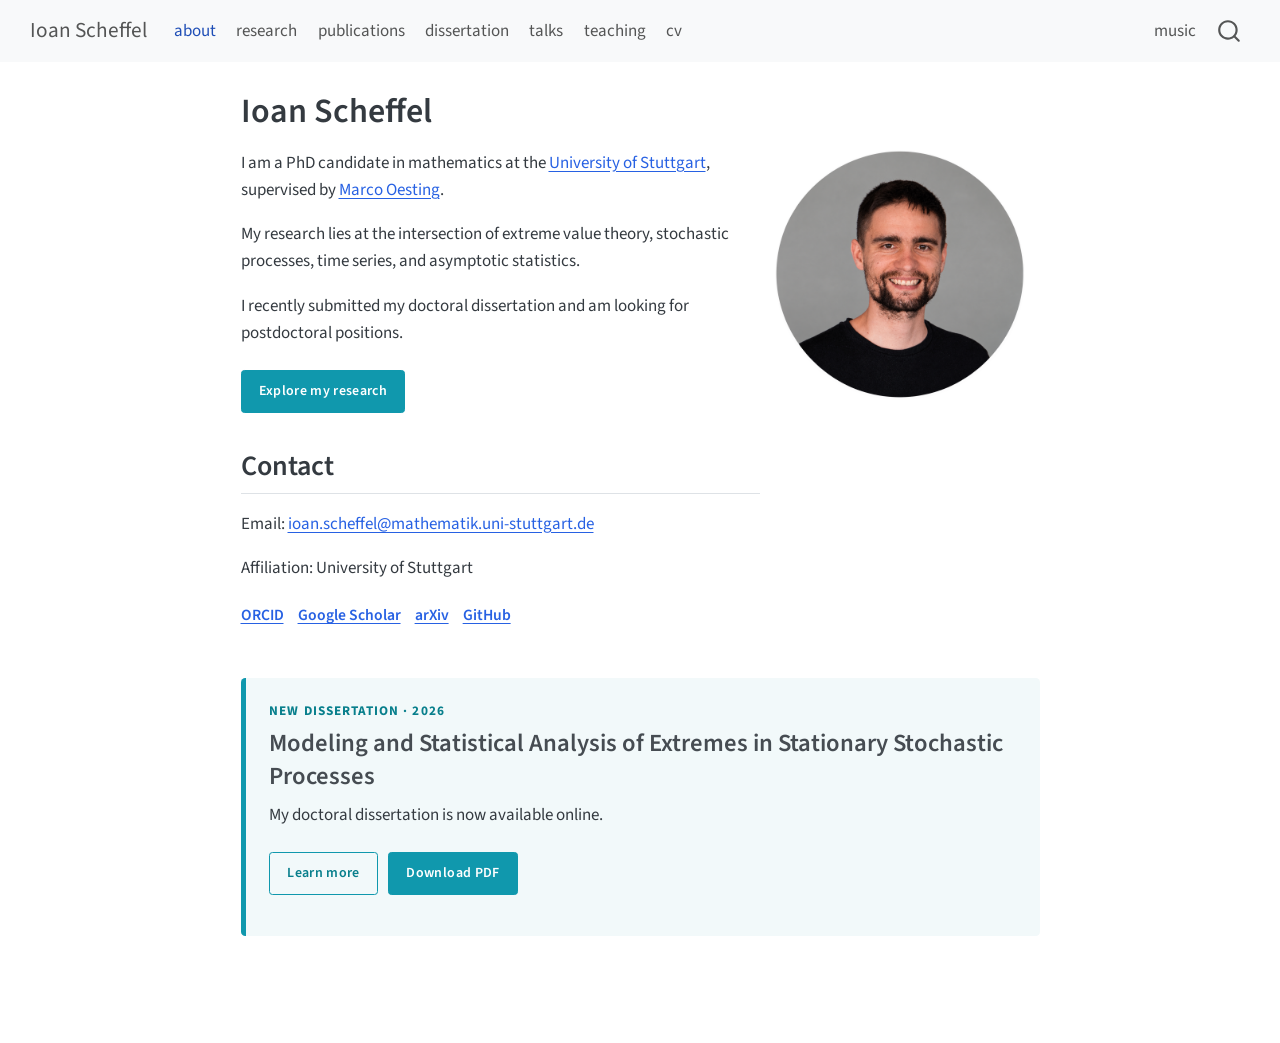
<file: docs/index.html>
<!DOCTYPE html>
<html xmlns="http://www.w3.org/1999/xhtml" lang="en" xml:lang="en"><head>

<meta charset="utf-8">
<meta name="generator" content="quarto-1.10.18">

<meta name="viewport" content="width=device-width, initial-scale=1.0, user-scalable=yes">


<title>Ioan Scheffel</title>
<style>
/* Default styles provided by pandoc.
** See https://pandoc.org/MANUAL.html#variables-for-html for config info.
*/
span.smallcaps{font-variant: small-caps;}
div.columns{display: flex; gap: 1.5em;}
div.column{flex: auto;}
@media screen {
div.columns{gap: min(4vw, 1.5em);}
div.column{overflow-x: auto;}
}
div.hanging-indent{margin-left: 1.5em; text-indent: -1.5em;}
ul.task-list{list-style: none;}
ul.task-list li input[type="checkbox"] {
  width: 0.8em;
  margin: 0 0.8em 0.2em -1em; /* quarto-specific, see https://github.com/quarto-dev/quarto-cli/issues/4556 */ 
  vertical-align: middle;
}
</style>


<script src="site_libs/quarto-nav/quarto-nav.js"></script>
<script src="site_libs/quarto-nav/headroom.min.js"></script>
<script src="site_libs/clipboard/clipboard.min.js"></script>
<script src="site_libs/quarto-search/autocomplete.umd.js"></script>
<script src="site_libs/quarto-search/fuse.min.js"></script>
<script src="site_libs/quarto-search/quarto-search.js"></script>
<meta name="quarto:offset" content="./">
<link href="./favicon.svg" rel="icon" type="image/svg+xml">
<script src="site_libs/quarto-html/quarto.js" type="module"></script>
<script src="site_libs/quarto-html/tabsets/tabsets.js" type="module"></script>
<script src="site_libs/quarto-html/popper.min.js"></script>
<script src="site_libs/quarto-html/tippy.umd.min.js"></script>
<script src="site_libs/quarto-html/anchor.min.js"></script>
<link href="site_libs/quarto-html/tippy.css" rel="stylesheet">
<link href="site_libs/quarto-html/quarto-syntax-highlighting-64a204ab8560d761af7679ceaba22944.css" rel="stylesheet" id="quarto-text-highlighting-styles">
<script src="site_libs/bootstrap/bootstrap.min.js"></script>
<link href="site_libs/bootstrap/bootstrap-icons.css" rel="stylesheet">
<link href="site_libs/bootstrap/bootstrap-61dcac9acd9b0d2df4007399b82c6173.min.css" rel="stylesheet" append-hash="true" id="quarto-bootstrap" data-mode="light">
<script id="quarto-search-options" type="application/json">{
  "location": "navbar",
  "copy-button": false,
  "collapse-after": 3,
  "panel-placement": "end",
  "type": "overlay",
  "limit": 50,
  "keyboard-shortcut": [
    "f",
    "/",
    "s"
  ],
  "show-item-context": false,
  "language": {
    "search-no-results-text": "No results",
    "search-matching-documents-text": "matching documents",
    "search-copy-link-title": "Copy link to search",
    "search-hide-matches-text": "Hide additional matches",
    "search-more-match-text": "more match in this document",
    "search-more-matches-text": "more matches in this document",
    "search-clear-button-title": "Clear",
    "search-text-placeholder": "",
    "search-detached-cancel-button-title": "Cancel",
    "search-submit-button-title": "Submit",
    "search-label": "Search"
  }
}</script>


<link rel="stylesheet" href="styles.css">
<meta property="og:title" content="Ioan Scheffel">
<meta property="og:image" content="https://scheffin.github.io/scheffel_neutral_background.png">
<meta property="og:site_name" content="Ioan Scheffel">
<meta property="og:image:height" content="1254">
<meta property="og:image:width" content="1254">
<meta name="twitter:title" content="Ioan Scheffel">
<meta name="twitter:image" content="https://scheffin.github.io/scheffel_neutral_background.png">
<meta name="twitter:image-height" content="1254">
<meta name="twitter:image-width" content="1254">
<meta name="twitter:card" content="summary_large_image">
</head>

<body class="nav-fixed fullcontent quarto-light">

<div id="quarto-search-results"></div>
  <header id="quarto-header" class="headroom fixed-top">
    <nav class="navbar navbar-expand-lg " data-bs-theme="dark">
      <div class="navbar-container container-fluid">
      <div class="navbar-brand-container mx-auto">
    <a class="navbar-brand" href="./index.html">
    <span class="navbar-title">Ioan Scheffel</span>
    </a>
  </div>
            <div id="quarto-search" class="" title="Search"></div>
          <button class="navbar-toggler" type="button" data-bs-toggle="collapse" data-bs-target="#navbarCollapse" aria-controls="navbarCollapse" role="menu" aria-expanded="false" aria-label="Toggle navigation" onclick="if (window.quartoToggleHeadroom) { window.quartoToggleHeadroom(); }">
  <span class="navbar-toggler-icon"></span>
</button>
          <div class="collapse navbar-collapse" id="navbarCollapse">
            <ul class="navbar-nav navbar-nav-scroll me-auto">
  <li class="nav-item">
    <a class="nav-link active" href="./index.html" aria-current="page"> 
<span class="menu-text">about</span></a>
  </li>  
  <li class="nav-item">
    <a class="nav-link" href="./research.html"> 
<span class="menu-text">research</span></a>
  </li>  
  <li class="nav-item">
    <a class="nav-link" href="./publications.html"> 
<span class="menu-text">publications</span></a>
  </li>  
  <li class="nav-item">
    <a class="nav-link" href="./dissertation.html"> 
<span class="menu-text">dissertation</span></a>
  </li>  
  <li class="nav-item">
    <a class="nav-link" href="./talks.html"> 
<span class="menu-text">talks</span></a>
  </li>  
  <li class="nav-item">
    <a class="nav-link" href="./teaching.html"> 
<span class="menu-text">teaching</span></a>
  </li>  
  <li class="nav-item">
    <a class="nav-link" href="./cv.html"> 
<span class="menu-text">cv</span></a>
  </li>  
</ul>
            <ul class="navbar-nav navbar-nav-scroll ms-auto">
  <li class="nav-item">
    <a class="nav-link" href="./music.html"> 
<span class="menu-text">music</span></a>
  </li>  
</ul>
          </div> <!-- /navcollapse -->
            <div class="quarto-navbar-tools">
</div>
      </div> <!-- /container-fluid -->
    </nav>
</header>
<!-- content -->
<div id="quarto-content" class="quarto-container page-columns page-rows-contents page-layout-article page-navbar">
<!-- sidebar -->
<!-- margin-sidebar -->
    
<!-- main -->
<main class="content" id="quarto-document-content">

<header id="title-block-header" class="quarto-title-block default">
<div class="quarto-title">
<h1 class="title">Ioan Scheffel</h1>
</div>



<div class="quarto-title-meta">

    
  
    
  </div>
  


</header>


<div class="columns v-center-container">
<div class="column" style="width:65%;">
<p>I am a PhD candidate in mathematics at the <a href="https://www.uni-stuttgart.de/">University of Stuttgart</a>, supervised by <a href="https://www.isa.uni-stuttgart.de/institut/team/Oesting/">Marco Oesting</a>.</p>
<p>My research lies at the intersection of extreme value theory, stochastic processes, time series, and asymptotic statistics.</p>
<p>I recently submitted my doctoral dissertation and am looking for postdoctoral positions.</p>
<p><a href="./research.html" class="dissertation-btn dissertation-btn-primary">Explore my research</a></p>
<section id="contact" class="level2">
<h2 class="anchored" data-anchor-id="contact">Contact</h2>
<p>Email: <a href="mailto:ioan.scheffel@mathematik.uni-stuttgart.de">ioan.scheffel@mathematik.uni-stuttgart.de</a></p>
<p>Affiliation: University of Stuttgart</p>
<p><a href="https://orcid.org/0009-0005-1605-3646" class="profile-link" target="_blank" rel="me noopener noreferrer">ORCID</a> <a href="https://scholar.google.com/scholar?q=%22Ioan+Scheffel%22" class="profile-link" target="_blank" rel="noopener noreferrer">Google Scholar</a> <a href="https://arxiv.org/search/?query=Ioan+Scheffel&amp;searchtype=author" class="profile-link" target="_blank" rel="noopener noreferrer">arXiv</a> <a href="https://github.com/scheffin" class="profile-link" target="_blank" rel="me noopener noreferrer">GitHub</a></p>
</section>
</div><div class="column" style="width:35%;">
<p><img src="scheffel_neutral_background.png" class="profile-photo img-fluid"></p>
</div>
</div>
<div class="dissertation-announcement">
<div class="dissertation-kicker">
<p>New dissertation · 2026</p>
</div>
<section id="modeling-and-statistical-analysis-of-extremes-in-stationary-stochastic-processes" class="level3">
<h3 class="anchored" data-anchor-id="modeling-and-statistical-analysis-of-extremes-in-stationary-stochastic-processes">Modeling and Statistical Analysis of Extremes in Stationary Stochastic Processes</h3>
<p>My doctoral dissertation is now available online.</p>
<p><a href="./dissertation.html" class="dissertation-btn">Learn more</a> <a href="theses/dissertation.pdf" class="dissertation-btn dissertation-btn-primary" download="Ioan_Scheffel_Dissertation_2026.pdf">Download PDF</a></p>
</section>
</div>



</main> <!-- /main -->
<script id="quarto-html-after-body" type="application/javascript">
  window.document.addEventListener("DOMContentLoaded", function (event) {
    const icon = "";
    const anchorJS = new window.AnchorJS();
    anchorJS.options = {
      placement: 'right',
      icon: icon
    };
    anchorJS.add('.anchored');
    const isCodeAnnotation = (el) => {
      for (const clz of el.classList) {
        if (clz.startsWith('code-annotation-')) {                     
          return true;
        }
      }
      return false;
    }
    const onCopySuccess = function(e) {
      // button target
      const button = e.trigger;
      // don't keep focus
      button.blur();
      // flash "checked"
      button.classList.add('code-copy-button-checked');
      var currentTitle = button.getAttribute("title");
      button.setAttribute("title", "Copied!");
      let tooltip;
      if (window.bootstrap) {
        button.setAttribute("data-bs-toggle", "tooltip");
        button.setAttribute("data-bs-placement", "left");
        button.setAttribute("data-bs-title", "Copied!");
        tooltip = new bootstrap.Tooltip(button, 
          { trigger: "manual", 
            customClass: "code-copy-button-tooltip",
            offset: [0, -8]});
        tooltip.show();    
      }
      setTimeout(function() {
        if (tooltip) {
          tooltip.hide();
          button.removeAttribute("data-bs-title");
          button.removeAttribute("data-bs-toggle");
          button.removeAttribute("data-bs-placement");
        }
        button.setAttribute("title", currentTitle);
        button.classList.remove('code-copy-button-checked');
      }, 1000);
      // clear code selection
      e.clearSelection();
    }
    const getTextToCopy = function(trigger) {
      const outerScaffold = trigger.parentElement.cloneNode(true);
      const codeEl = outerScaffold.querySelector('code');
      for (const childEl of codeEl.children) {
        if (isCodeAnnotation(childEl)) {
          childEl.remove();
        }
      }
      return codeEl.innerText;
    }
    const clipboard = new window.ClipboardJS('.code-copy-button:not([data-in-quarto-modal])', {
      text: getTextToCopy
    });
    clipboard.on('success', onCopySuccess);
    if (window.document.getElementById('quarto-embedded-source-code-modal')) {
      const clipboardModal = new window.ClipboardJS('.code-copy-button[data-in-quarto-modal]', {
        text: getTextToCopy,
        container: window.document.getElementById('quarto-embedded-source-code-modal')
      });
      clipboardModal.on('success', onCopySuccess);
    }
      var localhostRegex = new RegExp(/^(?:http|https):\/\/localhost\:?[0-9]*\//);
      var mailtoRegex = new RegExp(/^mailto:/);
        var filterRegex = new RegExp("https:\/\/scheffin\.github\.io");
      var isInternal = (href) => {
          return filterRegex.test(href) || localhostRegex.test(href) || mailtoRegex.test(href);
      }
      // Inspect non-navigation links and adorn them if external
     var links = window.document.querySelectorAll('a[href]:not(.nav-link):not(.navbar-brand):not(.toc-action):not(.sidebar-link):not(.sidebar-item-toggle):not(.pagination-link):not(.no-external):not([aria-hidden]):not(.dropdown-item):not(.quarto-navigation-tool):not(.about-link)');
      for (var i=0; i<links.length; i++) {
        const link = links[i];
        if (!isInternal(link.href)) {
          // undo the damage that might have been done by quarto-nav.js in the case of
          // links that we want to consider external
          if (link.dataset.originalHref !== undefined) {
            link.href = link.dataset.originalHref;
          }
        }
      }
    function tippyHover(el, contentFn, onTriggerFn, onUntriggerFn) {
      const config = {
        allowHTML: true,
        maxWidth: 500,
        delay: 100,
        arrow: false,
        appendTo: function(el) {
            return el.parentElement;
        },
        interactive: true,
        interactiveBorder: 10,
        theme: 'quarto',
        placement: 'bottom-start',
      };
      if (contentFn) {
        config.content = contentFn;
      }
      if (onTriggerFn) {
        config.onTrigger = onTriggerFn;
      }
      if (onUntriggerFn) {
        config.onUntrigger = onUntriggerFn;
      }
      window.tippy(el, config); 
    }
    const noterefs = window.document.querySelectorAll('a[role="doc-noteref"]');
    for (var i=0; i<noterefs.length; i++) {
      const ref = noterefs[i];
      tippyHover(ref, function() {
        // use id or data attribute instead here
        let href = ref.getAttribute('data-footnote-href') || ref.getAttribute('href');
        try { href = new URL(href).hash; } catch {}
        const id = href.replace(/^#\/?/, "");
        const note = window.document.getElementById(id);
        if (note) {
          return note.innerHTML;
        } else {
          return "";
        }
      });
    }
    const xrefs = window.document.querySelectorAll('a.quarto-xref');
    const processXRef = (id, note) => {
      // Strip column container classes
      const stripColumnClz = (el) => {
        el.classList.remove("page-full", "page-columns");
        if (el.children) {
          for (const child of el.children) {
            stripColumnClz(child);
          }
        }
      }
      stripColumnClz(note)
      if (id === null || id.startsWith('sec-')) {
        // Special case sections, only their first couple elements
        const container = document.createElement("div");
        if (note.children && note.children.length > 2) {
          container.appendChild(note.children[0].cloneNode(true));
          for (let i = 1; i < note.children.length; i++) {
            const child = note.children[i];
            if (child.tagName === "P" && child.innerText === "") {
              continue;
            } else {
              container.appendChild(child.cloneNode(true));
              break;
            }
          }
          if (window.Quarto?.typesetMath) {
            window.Quarto.typesetMath(container);
          }
          return container.innerHTML
        } else {
          if (window.Quarto?.typesetMath) {
            window.Quarto.typesetMath(note);
          }
          return note.innerHTML;
        }
      } else {
        // Remove any anchor links if they are present
        const anchorLink = note.querySelector('a.anchorjs-link');
        if (anchorLink) {
          anchorLink.remove();
        }
        if (window.Quarto?.typesetMath) {
          window.Quarto.typesetMath(note);
        }
        if (note.classList.contains("callout")) {
          return note.outerHTML;
        } else {
          return note.innerHTML;
        }
      }
    }
    for (var i=0; i<xrefs.length; i++) {
      const xref = xrefs[i];
      tippyHover(xref, undefined, function(instance) {
        instance.disable();
        let url = xref.getAttribute('href');
        let hash = undefined; 
        if (url.startsWith('#')) {
          hash = url;
        } else {
          try { hash = new URL(url).hash; } catch {}
        }
        if (hash) {
          const id = hash.replace(/^#\/?/, "");
          const note = window.document.getElementById(id);
          if (note !== null) {
            try {
              const html = processXRef(id, note.cloneNode(true));
              instance.setContent(html);
            } finally {
              instance.enable();
              instance.show();
            }
          } else {
            // See if we can fetch this
            fetch(url.split('#')[0])
            .then(res => res.text())
            .then(html => {
              const parser = new DOMParser();
              const htmlDoc = parser.parseFromString(html, "text/html");
              const note = htmlDoc.getElementById(id);
              if (note !== null) {
                const html = processXRef(id, note);
                instance.setContent(html);
              } 
            }).finally(() => {
              instance.enable();
              instance.show();
            });
          }
        } else {
          // See if we can fetch a full url (with no hash to target)
          // This is a special case and we should probably do some content thinning / targeting
          fetch(url)
          .then(res => res.text())
          .then(html => {
            const parser = new DOMParser();
            const htmlDoc = parser.parseFromString(html, "text/html");
            const note = htmlDoc.querySelector('main.content');
            if (note !== null) {
              // This should only happen for chapter cross references
              // (since there is no id in the URL)
              // remove the first header
              if (note.children.length > 0 && note.children[0].tagName === "HEADER") {
                note.children[0].remove();
              }
              const html = processXRef(null, note);
              instance.setContent(html);
            } 
          }).finally(() => {
            instance.enable();
            instance.show();
          });
        }
      }, function(instance) {
      });
    }
        let selectedAnnoteEl;
        const selectorForAnnotation = ( cell, annotation) => {
          let cellAttr = 'data-code-cell="' + cell + '"';
          let lineAttr = 'data-code-annotation="' +  annotation + '"';
          const selector = 'span[' + cellAttr + '][' + lineAttr + ']';
          return selector;
        }
        const selectCodeLines = (annoteEl) => {
          const doc = window.document;
          const targetCell = annoteEl.getAttribute("data-target-cell");
          const targetAnnotation = annoteEl.getAttribute("data-target-annotation");
          const annoteSpan = window.document.querySelector(selectorForAnnotation(targetCell, targetAnnotation));
          const lines = annoteSpan.getAttribute("data-code-lines").split(",");
          const lineIds = lines.map((line) => {
            return targetCell + "-" + line;
          })
          let top = null;
          let height = null;
          let parent = null;
          if (lineIds.length > 0) {
              //compute the position of the single el (top and bottom and make a div)
              const el = window.document.getElementById(lineIds[0]);
              top = el.offsetTop;
              height = el.offsetHeight;
              parent = el.parentElement.parentElement;
            if (lineIds.length > 1) {
              const lastEl = window.document.getElementById(lineIds[lineIds.length - 1]);
              const bottom = lastEl.offsetTop + lastEl.offsetHeight;
              height = bottom - top;
            }
            if (top !== null && height !== null && parent !== null) {
              // cook up a div (if necessary) and position it 
              let div = window.document.getElementById("code-annotation-line-highlight");
              if (div === null) {
                div = window.document.createElement("div");
                div.setAttribute("id", "code-annotation-line-highlight");
                div.style.position = 'absolute';
                parent.appendChild(div);
              }
              div.style.top = top - 2 + "px";
              div.style.height = height + 4 + "px";
              div.style.left = 0;
              let gutterDiv = window.document.getElementById("code-annotation-line-highlight-gutter");
              if (gutterDiv === null) {
                gutterDiv = window.document.createElement("div");
                gutterDiv.setAttribute("id", "code-annotation-line-highlight-gutter");
                gutterDiv.style.position = 'absolute';
                const codeCell = window.document.getElementById(targetCell);
                const gutter = codeCell.querySelector('.code-annotation-gutter');
                gutter.appendChild(gutterDiv);
              }
              gutterDiv.style.top = top - 2 + "px";
              gutterDiv.style.height = height + 4 + "px";
            }
            selectedAnnoteEl = annoteEl;
          }
        };
        const unselectCodeLines = () => {
          const elementsIds = ["code-annotation-line-highlight", "code-annotation-line-highlight-gutter"];
          elementsIds.forEach((elId) => {
            const div = window.document.getElementById(elId);
            if (div) {
              div.remove();
            }
          });
          selectedAnnoteEl = undefined;
        };
          // Handle positioning of the toggle
      window.addEventListener(
        "resize",
        throttle(() => {
          elRect = undefined;
          if (selectedAnnoteEl) {
            selectCodeLines(selectedAnnoteEl);
          }
        }, 10)
      );
      function throttle(fn, ms) {
      let throttle = false;
      let timer;
        return (...args) => {
          if(!throttle) { // first call gets through
              fn.apply(this, args);
              throttle = true;
          } else { // all the others get throttled
              if(timer) clearTimeout(timer); // cancel #2
              timer = setTimeout(() => {
                fn.apply(this, args);
                timer = throttle = false;
              }, ms);
          }
        };
      }
        // Attach click handler to the DT
        const annoteDls = window.document.querySelectorAll('dt[data-target-cell]');
        for (const annoteDlNode of annoteDls) {
          annoteDlNode.addEventListener('click', (event) => {
            const clickedEl = event.target;
            if (clickedEl !== selectedAnnoteEl) {
              unselectCodeLines();
              const activeEl = window.document.querySelector('dt[data-target-cell].code-annotation-active');
              if (activeEl) {
                activeEl.classList.remove('code-annotation-active');
              }
              selectCodeLines(clickedEl);
              clickedEl.classList.add('code-annotation-active');
            } else {
              // Unselect the line
              unselectCodeLines();
              clickedEl.classList.remove('code-annotation-active');
            }
          });
        }
    const findCites = (el) => {
      const parentEl = el.parentElement;
      if (parentEl) {
        const cites = parentEl.dataset.cites;
        if (cites) {
          return {
            el,
            cites: cites.split(' ')
          };
        } else {
          return findCites(el.parentElement)
        }
      } else {
        return undefined;
      }
    };
    var bibliorefs = window.document.querySelectorAll('a[role="doc-biblioref"]');
    for (var i=0; i<bibliorefs.length; i++) {
      const ref = bibliorefs[i];
      const citeInfo = findCites(ref);
      if (citeInfo) {
        tippyHover(citeInfo.el, function() {
          var popup = window.document.createElement('div');
          citeInfo.cites.forEach(function(cite) {
            var citeDiv = window.document.createElement('div');
            citeDiv.classList.add('hanging-indent');
            citeDiv.classList.add('csl-entry');
            var biblioDiv = window.document.getElementById('ref-' + cite);
            if (biblioDiv) {
              citeDiv.innerHTML = biblioDiv.innerHTML;
            }
            popup.appendChild(citeDiv);
          });
          return popup.innerHTML;
        });
      }
    }
  });
  </script>
</div> <!-- /content -->




</body></html>
</file>
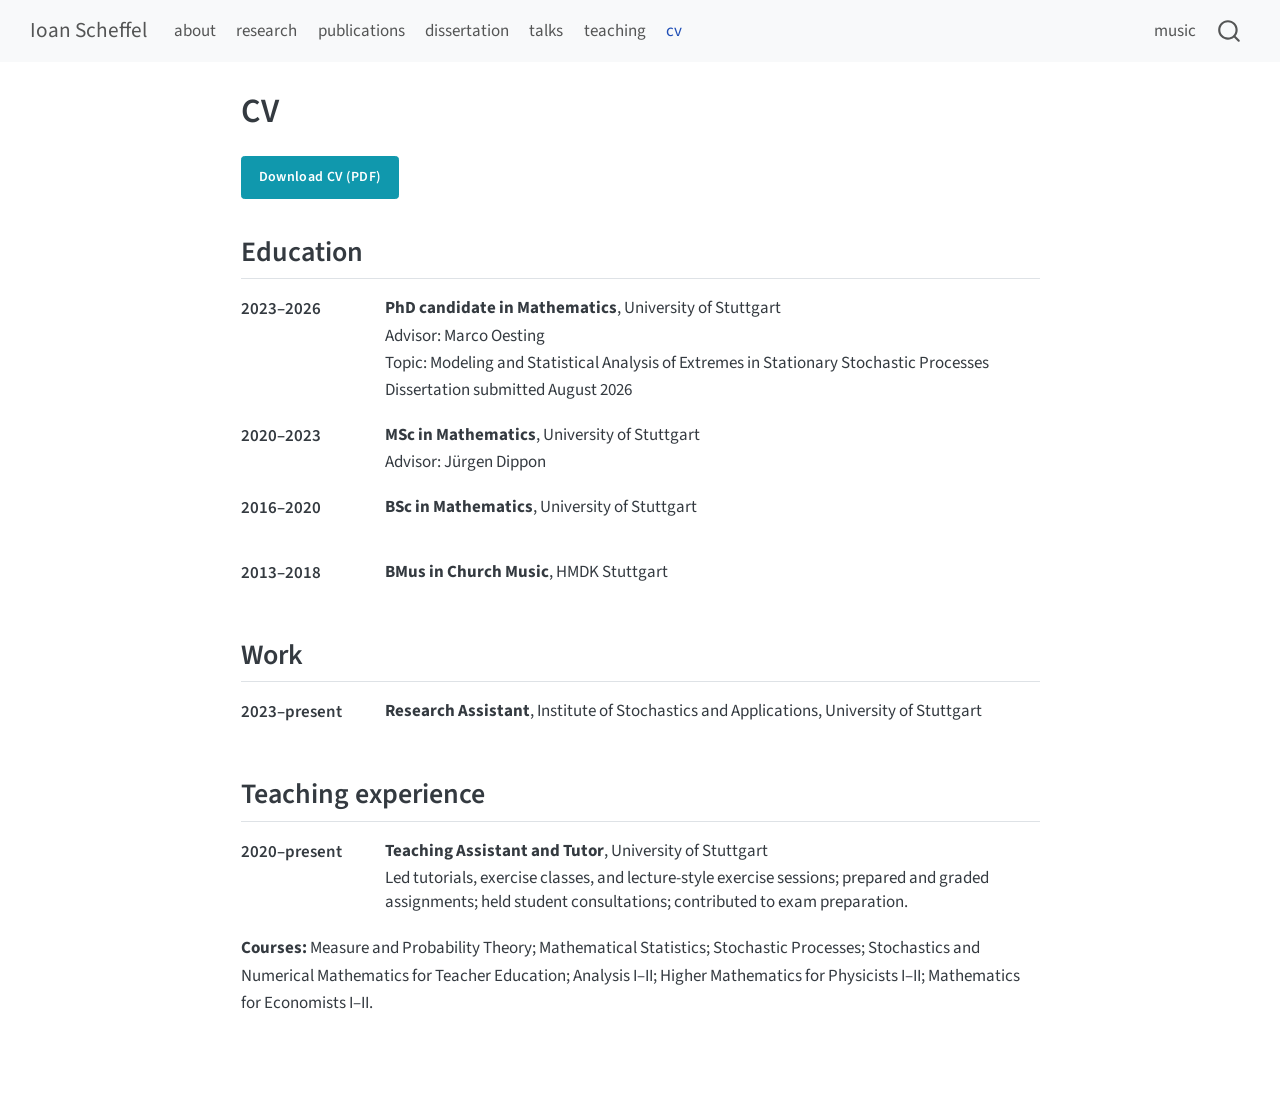
<file: docs/cv.html>
<!DOCTYPE html>
<html xmlns="http://www.w3.org/1999/xhtml" lang="en" xml:lang="en"><head>

<meta charset="utf-8">
<meta name="generator" content="quarto-1.10.18">

<meta name="viewport" content="width=device-width, initial-scale=1.0, user-scalable=yes">


<title>CV – Ioan Scheffel</title>
<style>
/* Default styles provided by pandoc.
** See https://pandoc.org/MANUAL.html#variables-for-html for config info.
*/
span.smallcaps{font-variant: small-caps;}
div.columns{display: flex; gap: 1.5em;}
div.column{flex: auto;}
@media screen {
div.columns{gap: min(4vw, 1.5em);}
div.column{overflow-x: auto;}
}
div.hanging-indent{margin-left: 1.5em; text-indent: -1.5em;}
ul.task-list{list-style: none;}
ul.task-list li input[type="checkbox"] {
  width: 0.8em;
  margin: 0 0.8em 0.2em -1em; /* quarto-specific, see https://github.com/quarto-dev/quarto-cli/issues/4556 */ 
  vertical-align: middle;
}
</style>


<script src="site_libs/quarto-nav/quarto-nav.js"></script>
<script src="site_libs/quarto-nav/headroom.min.js"></script>
<script src="site_libs/clipboard/clipboard.min.js"></script>
<script src="site_libs/quarto-search/autocomplete.umd.js"></script>
<script src="site_libs/quarto-search/fuse.min.js"></script>
<script src="site_libs/quarto-search/quarto-search.js"></script>
<meta name="quarto:offset" content="./">
<link href="./favicon.svg" rel="icon" type="image/svg+xml">
<script src="site_libs/quarto-html/quarto.js" type="module"></script>
<script src="site_libs/quarto-html/tabsets/tabsets.js" type="module"></script>
<script src="site_libs/quarto-html/popper.min.js"></script>
<script src="site_libs/quarto-html/tippy.umd.min.js"></script>
<script src="site_libs/quarto-html/anchor.min.js"></script>
<link href="site_libs/quarto-html/tippy.css" rel="stylesheet">
<link href="site_libs/quarto-html/quarto-syntax-highlighting-64a204ab8560d761af7679ceaba22944.css" rel="stylesheet" id="quarto-text-highlighting-styles">
<script src="site_libs/bootstrap/bootstrap.min.js"></script>
<link href="site_libs/bootstrap/bootstrap-icons.css" rel="stylesheet">
<link href="site_libs/bootstrap/bootstrap-61dcac9acd9b0d2df4007399b82c6173.min.css" rel="stylesheet" append-hash="true" id="quarto-bootstrap" data-mode="light">
<script id="quarto-search-options" type="application/json">{
  "location": "navbar",
  "copy-button": false,
  "collapse-after": 3,
  "panel-placement": "end",
  "type": "overlay",
  "limit": 50,
  "keyboard-shortcut": [
    "f",
    "/",
    "s"
  ],
  "show-item-context": false,
  "language": {
    "search-no-results-text": "No results",
    "search-matching-documents-text": "matching documents",
    "search-copy-link-title": "Copy link to search",
    "search-hide-matches-text": "Hide additional matches",
    "search-more-match-text": "more match in this document",
    "search-more-matches-text": "more matches in this document",
    "search-clear-button-title": "Clear",
    "search-text-placeholder": "",
    "search-detached-cancel-button-title": "Cancel",
    "search-submit-button-title": "Submit",
    "search-label": "Search"
  }
}</script>


<link rel="stylesheet" href="styles.css">
<meta property="og:title" content="CV – Ioan Scheffel">
<meta property="og:description" content="Ioan Scheffel — researcher in extreme value theory, stochastic processes, time series, and asymptotic statistics.">
<meta property="og:image" content="https://scheffin.github.io/photo_square.jpg">
<meta property="og:site_name" content="Ioan Scheffel">
<meta name="twitter:title" content="CV – Ioan Scheffel">
<meta name="twitter:description" content="Ioan Scheffel — researcher in extreme value theory, stochastic processes, time series, and asymptotic statistics.">
<meta name="twitter:image" content="https://scheffin.github.io/photo_square.jpg">
<meta name="twitter:card" content="summary_large_image">
</head>

<body class="nav-fixed fullcontent quarto-light">

<div id="quarto-search-results"></div>
  <header id="quarto-header" class="headroom fixed-top">
    <nav class="navbar navbar-expand-lg " data-bs-theme="dark">
      <div class="navbar-container container-fluid">
      <div class="navbar-brand-container mx-auto">
    <a class="navbar-brand" href="./index.html">
    <span class="navbar-title">Ioan Scheffel</span>
    </a>
  </div>
            <div id="quarto-search" class="" title="Search"></div>
          <button class="navbar-toggler" type="button" data-bs-toggle="collapse" data-bs-target="#navbarCollapse" aria-controls="navbarCollapse" role="menu" aria-expanded="false" aria-label="Toggle navigation" onclick="if (window.quartoToggleHeadroom) { window.quartoToggleHeadroom(); }">
  <span class="navbar-toggler-icon"></span>
</button>
          <div class="collapse navbar-collapse" id="navbarCollapse">
            <ul class="navbar-nav navbar-nav-scroll me-auto">
  <li class="nav-item">
    <a class="nav-link" href="./index.html"> 
<span class="menu-text">about</span></a>
  </li>  
  <li class="nav-item">
    <a class="nav-link" href="./research.html"> 
<span class="menu-text">research</span></a>
  </li>  
  <li class="nav-item">
    <a class="nav-link" href="./publications.html"> 
<span class="menu-text">publications</span></a>
  </li>  
  <li class="nav-item">
    <a class="nav-link" href="./dissertation.html"> 
<span class="menu-text">dissertation</span></a>
  </li>  
  <li class="nav-item">
    <a class="nav-link" href="./talks.html"> 
<span class="menu-text">talks</span></a>
  </li>  
  <li class="nav-item">
    <a class="nav-link" href="./teaching.html"> 
<span class="menu-text">teaching</span></a>
  </li>  
  <li class="nav-item">
    <a class="nav-link active" href="./cv.html" aria-current="page"> 
<span class="menu-text">cv</span></a>
  </li>  
</ul>
            <ul class="navbar-nav navbar-nav-scroll ms-auto">
  <li class="nav-item">
    <a class="nav-link" href="./music.html"> 
<span class="menu-text">music</span></a>
  </li>  
</ul>
          </div> <!-- /navcollapse -->
            <div class="quarto-navbar-tools">
</div>
      </div> <!-- /container-fluid -->
    </nav>
</header>
<!-- content -->
<div id="quarto-content" class="quarto-container page-columns page-rows-contents page-layout-article page-navbar">
<!-- sidebar -->
<!-- margin-sidebar -->
    
<!-- main -->
<main class="content" id="quarto-document-content">

<header id="title-block-header" class="quarto-title-block default">
<div class="quarto-title">
<h1 class="title">CV</h1>
</div>



<div class="quarto-title-meta">

    
  
    
  </div>
  


</header>


<p><a href="cv.pdf" class="dissertation-btn dissertation-btn-primary" download="Ioan_Scheffel_CV.pdf">Download CV (PDF)</a></p>
<section id="education" class="level2">
<h2 class="anchored" data-anchor-id="education">Education</h2>
<div class="cv-entry">
<div class="cv-date">
<p>2023–2026</p>
</div>
<div class="cv-main">
<p><strong>PhD candidate in Mathematics</strong>, University of Stuttgart</p>
<p>Advisor: Marco Oesting</p>
<p>Topic: Modeling and Statistical Analysis of Extremes in Stationary Stochastic Processes</p>
<p>Dissertation submitted August 2026</p>
</div>
</div>
<div class="cv-entry">
<div class="cv-date">
<p>2020–2023</p>
</div>
<div class="cv-main">
<p><strong>MSc in Mathematics</strong>, University of Stuttgart</p>
<p>Advisor: Jürgen Dippon</p>
</div>
</div>
<div class="cv-entry">
<div class="cv-date">
<p>2016–2020</p>
</div>
<div class="cv-main">
<p><strong>BSc in Mathematics</strong>, University of Stuttgart</p>
</div>
</div>
<div class="cv-entry">
<div class="cv-date">
<p>2013–2018</p>
</div>
<div class="cv-main">
<p><strong>BMus in Church Music</strong>, HMDK Stuttgart</p>
</div>
</div>
</section>
<section id="work" class="level2">
<h2 class="anchored" data-anchor-id="work">Work</h2>
<div class="cv-entry">
<div class="cv-date">
<p>2023–present</p>
</div>
<div class="cv-main">
<p><strong>Research Assistant</strong>, Institute of Stochastics and Applications, University of Stuttgart</p>
</div>
</div>
</section>
<section id="teaching-experience" class="level2">
<h2 class="anchored" data-anchor-id="teaching-experience">Teaching experience</h2>
<div class="cv-entry">
<div class="cv-date">
<p>2020–present</p>
</div>
<div class="cv-main">
<p><strong>Teaching Assistant and Tutor</strong>, University of Stuttgart</p>
<p>Led tutorials, exercise classes, and lecture-style exercise sessions; prepared and graded assignments; held student consultations; contributed to exam preparation.</p>
</div>
</div>
<p><strong>Courses:</strong> Measure and Probability Theory; Mathematical Statistics; Stochastic Processes; Stochastics and Numerical Mathematics for Teacher Education; Analysis I–II; Higher Mathematics for Physicists I–II; Mathematics for Economists I–II.</p>


</section>

</main> <!-- /main -->
<script id="quarto-html-after-body" type="application/javascript">
  window.document.addEventListener("DOMContentLoaded", function (event) {
    const icon = "";
    const anchorJS = new window.AnchorJS();
    anchorJS.options = {
      placement: 'right',
      icon: icon
    };
    anchorJS.add('.anchored');
    const isCodeAnnotation = (el) => {
      for (const clz of el.classList) {
        if (clz.startsWith('code-annotation-')) {                     
          return true;
        }
      }
      return false;
    }
    const onCopySuccess = function(e) {
      // button target
      const button = e.trigger;
      // don't keep focus
      button.blur();
      // flash "checked"
      button.classList.add('code-copy-button-checked');
      var currentTitle = button.getAttribute("title");
      button.setAttribute("title", "Copied!");
      let tooltip;
      if (window.bootstrap) {
        button.setAttribute("data-bs-toggle", "tooltip");
        button.setAttribute("data-bs-placement", "left");
        button.setAttribute("data-bs-title", "Copied!");
        tooltip = new bootstrap.Tooltip(button, 
          { trigger: "manual", 
            customClass: "code-copy-button-tooltip",
            offset: [0, -8]});
        tooltip.show();    
      }
      setTimeout(function() {
        if (tooltip) {
          tooltip.hide();
          button.removeAttribute("data-bs-title");
          button.removeAttribute("data-bs-toggle");
          button.removeAttribute("data-bs-placement");
        }
        button.setAttribute("title", currentTitle);
        button.classList.remove('code-copy-button-checked');
      }, 1000);
      // clear code selection
      e.clearSelection();
    }
    const getTextToCopy = function(trigger) {
      const outerScaffold = trigger.parentElement.cloneNode(true);
      const codeEl = outerScaffold.querySelector('code');
      for (const childEl of codeEl.children) {
        if (isCodeAnnotation(childEl)) {
          childEl.remove();
        }
      }
      return codeEl.innerText;
    }
    const clipboard = new window.ClipboardJS('.code-copy-button:not([data-in-quarto-modal])', {
      text: getTextToCopy
    });
    clipboard.on('success', onCopySuccess);
    if (window.document.getElementById('quarto-embedded-source-code-modal')) {
      const clipboardModal = new window.ClipboardJS('.code-copy-button[data-in-quarto-modal]', {
        text: getTextToCopy,
        container: window.document.getElementById('quarto-embedded-source-code-modal')
      });
      clipboardModal.on('success', onCopySuccess);
    }
      var localhostRegex = new RegExp(/^(?:http|https):\/\/localhost\:?[0-9]*\//);
      var mailtoRegex = new RegExp(/^mailto:/);
        var filterRegex = new RegExp("https:\/\/scheffin\.github\.io");
      var isInternal = (href) => {
          return filterRegex.test(href) || localhostRegex.test(href) || mailtoRegex.test(href);
      }
      // Inspect non-navigation links and adorn them if external
     var links = window.document.querySelectorAll('a[href]:not(.nav-link):not(.navbar-brand):not(.toc-action):not(.sidebar-link):not(.sidebar-item-toggle):not(.pagination-link):not(.no-external):not([aria-hidden]):not(.dropdown-item):not(.quarto-navigation-tool):not(.about-link)');
      for (var i=0; i<links.length; i++) {
        const link = links[i];
        if (!isInternal(link.href)) {
          // undo the damage that might have been done by quarto-nav.js in the case of
          // links that we want to consider external
          if (link.dataset.originalHref !== undefined) {
            link.href = link.dataset.originalHref;
          }
        }
      }
    function tippyHover(el, contentFn, onTriggerFn, onUntriggerFn) {
      const config = {
        allowHTML: true,
        maxWidth: 500,
        delay: 100,
        arrow: false,
        appendTo: function(el) {
            return el.parentElement;
        },
        interactive: true,
        interactiveBorder: 10,
        theme: 'quarto',
        placement: 'bottom-start',
      };
      if (contentFn) {
        config.content = contentFn;
      }
      if (onTriggerFn) {
        config.onTrigger = onTriggerFn;
      }
      if (onUntriggerFn) {
        config.onUntrigger = onUntriggerFn;
      }
      window.tippy(el, config); 
    }
    const noterefs = window.document.querySelectorAll('a[role="doc-noteref"]');
    for (var i=0; i<noterefs.length; i++) {
      const ref = noterefs[i];
      tippyHover(ref, function() {
        // use id or data attribute instead here
        let href = ref.getAttribute('data-footnote-href') || ref.getAttribute('href');
        try { href = new URL(href).hash; } catch {}
        const id = href.replace(/^#\/?/, "");
        const note = window.document.getElementById(id);
        if (note) {
          return note.innerHTML;
        } else {
          return "";
        }
      });
    }
    const xrefs = window.document.querySelectorAll('a.quarto-xref');
    const processXRef = (id, note) => {
      // Strip column container classes
      const stripColumnClz = (el) => {
        el.classList.remove("page-full", "page-columns");
        if (el.children) {
          for (const child of el.children) {
            stripColumnClz(child);
          }
        }
      }
      stripColumnClz(note)
      if (id === null || id.startsWith('sec-')) {
        // Special case sections, only their first couple elements
        const container = document.createElement("div");
        if (note.children && note.children.length > 2) {
          container.appendChild(note.children[0].cloneNode(true));
          for (let i = 1; i < note.children.length; i++) {
            const child = note.children[i];
            if (child.tagName === "P" && child.innerText === "") {
              continue;
            } else {
              container.appendChild(child.cloneNode(true));
              break;
            }
          }
          if (window.Quarto?.typesetMath) {
            window.Quarto.typesetMath(container);
          }
          return container.innerHTML
        } else {
          if (window.Quarto?.typesetMath) {
            window.Quarto.typesetMath(note);
          }
          return note.innerHTML;
        }
      } else {
        // Remove any anchor links if they are present
        const anchorLink = note.querySelector('a.anchorjs-link');
        if (anchorLink) {
          anchorLink.remove();
        }
        if (window.Quarto?.typesetMath) {
          window.Quarto.typesetMath(note);
        }
        if (note.classList.contains("callout")) {
          return note.outerHTML;
        } else {
          return note.innerHTML;
        }
      }
    }
    for (var i=0; i<xrefs.length; i++) {
      const xref = xrefs[i];
      tippyHover(xref, undefined, function(instance) {
        instance.disable();
        let url = xref.getAttribute('href');
        let hash = undefined; 
        if (url.startsWith('#')) {
          hash = url;
        } else {
          try { hash = new URL(url).hash; } catch {}
        }
        if (hash) {
          const id = hash.replace(/^#\/?/, "");
          const note = window.document.getElementById(id);
          if (note !== null) {
            try {
              const html = processXRef(id, note.cloneNode(true));
              instance.setContent(html);
            } finally {
              instance.enable();
              instance.show();
            }
          } else {
            // See if we can fetch this
            fetch(url.split('#')[0])
            .then(res => res.text())
            .then(html => {
              const parser = new DOMParser();
              const htmlDoc = parser.parseFromString(html, "text/html");
              const note = htmlDoc.getElementById(id);
              if (note !== null) {
                const html = processXRef(id, note);
                instance.setContent(html);
              } 
            }).finally(() => {
              instance.enable();
              instance.show();
            });
          }
        } else {
          // See if we can fetch a full url (with no hash to target)
          // This is a special case and we should probably do some content thinning / targeting
          fetch(url)
          .then(res => res.text())
          .then(html => {
            const parser = new DOMParser();
            const htmlDoc = parser.parseFromString(html, "text/html");
            const note = htmlDoc.querySelector('main.content');
            if (note !== null) {
              // This should only happen for chapter cross references
              // (since there is no id in the URL)
              // remove the first header
              if (note.children.length > 0 && note.children[0].tagName === "HEADER") {
                note.children[0].remove();
              }
              const html = processXRef(null, note);
              instance.setContent(html);
            } 
          }).finally(() => {
            instance.enable();
            instance.show();
          });
        }
      }, function(instance) {
      });
    }
        let selectedAnnoteEl;
        const selectorForAnnotation = ( cell, annotation) => {
          let cellAttr = 'data-code-cell="' + cell + '"';
          let lineAttr = 'data-code-annotation="' +  annotation + '"';
          const selector = 'span[' + cellAttr + '][' + lineAttr + ']';
          return selector;
        }
        const selectCodeLines = (annoteEl) => {
          const doc = window.document;
          const targetCell = annoteEl.getAttribute("data-target-cell");
          const targetAnnotation = annoteEl.getAttribute("data-target-annotation");
          const annoteSpan = window.document.querySelector(selectorForAnnotation(targetCell, targetAnnotation));
          const lines = annoteSpan.getAttribute("data-code-lines").split(",");
          const lineIds = lines.map((line) => {
            return targetCell + "-" + line;
          })
          let top = null;
          let height = null;
          let parent = null;
          if (lineIds.length > 0) {
              //compute the position of the single el (top and bottom and make a div)
              const el = window.document.getElementById(lineIds[0]);
              top = el.offsetTop;
              height = el.offsetHeight;
              parent = el.parentElement.parentElement;
            if (lineIds.length > 1) {
              const lastEl = window.document.getElementById(lineIds[lineIds.length - 1]);
              const bottom = lastEl.offsetTop + lastEl.offsetHeight;
              height = bottom - top;
            }
            if (top !== null && height !== null && parent !== null) {
              // cook up a div (if necessary) and position it 
              let div = window.document.getElementById("code-annotation-line-highlight");
              if (div === null) {
                div = window.document.createElement("div");
                div.setAttribute("id", "code-annotation-line-highlight");
                div.style.position = 'absolute';
                parent.appendChild(div);
              }
              div.style.top = top - 2 + "px";
              div.style.height = height + 4 + "px";
              div.style.left = 0;
              let gutterDiv = window.document.getElementById("code-annotation-line-highlight-gutter");
              if (gutterDiv === null) {
                gutterDiv = window.document.createElement("div");
                gutterDiv.setAttribute("id", "code-annotation-line-highlight-gutter");
                gutterDiv.style.position = 'absolute';
                const codeCell = window.document.getElementById(targetCell);
                const gutter = codeCell.querySelector('.code-annotation-gutter');
                gutter.appendChild(gutterDiv);
              }
              gutterDiv.style.top = top - 2 + "px";
              gutterDiv.style.height = height + 4 + "px";
            }
            selectedAnnoteEl = annoteEl;
          }
        };
        const unselectCodeLines = () => {
          const elementsIds = ["code-annotation-line-highlight", "code-annotation-line-highlight-gutter"];
          elementsIds.forEach((elId) => {
            const div = window.document.getElementById(elId);
            if (div) {
              div.remove();
            }
          });
          selectedAnnoteEl = undefined;
        };
          // Handle positioning of the toggle
      window.addEventListener(
        "resize",
        throttle(() => {
          elRect = undefined;
          if (selectedAnnoteEl) {
            selectCodeLines(selectedAnnoteEl);
          }
        }, 10)
      );
      function throttle(fn, ms) {
      let throttle = false;
      let timer;
        return (...args) => {
          if(!throttle) { // first call gets through
              fn.apply(this, args);
              throttle = true;
          } else { // all the others get throttled
              if(timer) clearTimeout(timer); // cancel #2
              timer = setTimeout(() => {
                fn.apply(this, args);
                timer = throttle = false;
              }, ms);
          }
        };
      }
        // Attach click handler to the DT
        const annoteDls = window.document.querySelectorAll('dt[data-target-cell]');
        for (const annoteDlNode of annoteDls) {
          annoteDlNode.addEventListener('click', (event) => {
            const clickedEl = event.target;
            if (clickedEl !== selectedAnnoteEl) {
              unselectCodeLines();
              const activeEl = window.document.querySelector('dt[data-target-cell].code-annotation-active');
              if (activeEl) {
                activeEl.classList.remove('code-annotation-active');
              }
              selectCodeLines(clickedEl);
              clickedEl.classList.add('code-annotation-active');
            } else {
              // Unselect the line
              unselectCodeLines();
              clickedEl.classList.remove('code-annotation-active');
            }
          });
        }
    const findCites = (el) => {
      const parentEl = el.parentElement;
      if (parentEl) {
        const cites = parentEl.dataset.cites;
        if (cites) {
          return {
            el,
            cites: cites.split(' ')
          };
        } else {
          return findCites(el.parentElement)
        }
      } else {
        return undefined;
      }
    };
    var bibliorefs = window.document.querySelectorAll('a[role="doc-biblioref"]');
    for (var i=0; i<bibliorefs.length; i++) {
      const ref = bibliorefs[i];
      const citeInfo = findCites(ref);
      if (citeInfo) {
        tippyHover(citeInfo.el, function() {
          var popup = window.document.createElement('div');
          citeInfo.cites.forEach(function(cite) {
            var citeDiv = window.document.createElement('div');
            citeDiv.classList.add('hanging-indent');
            citeDiv.classList.add('csl-entry');
            var biblioDiv = window.document.getElementById('ref-' + cite);
            if (biblioDiv) {
              citeDiv.innerHTML = biblioDiv.innerHTML;
            }
            popup.appendChild(citeDiv);
          });
          return popup.innerHTML;
        });
      }
    }
  });
  </script>
</div> <!-- /content -->




</body></html>
</file>
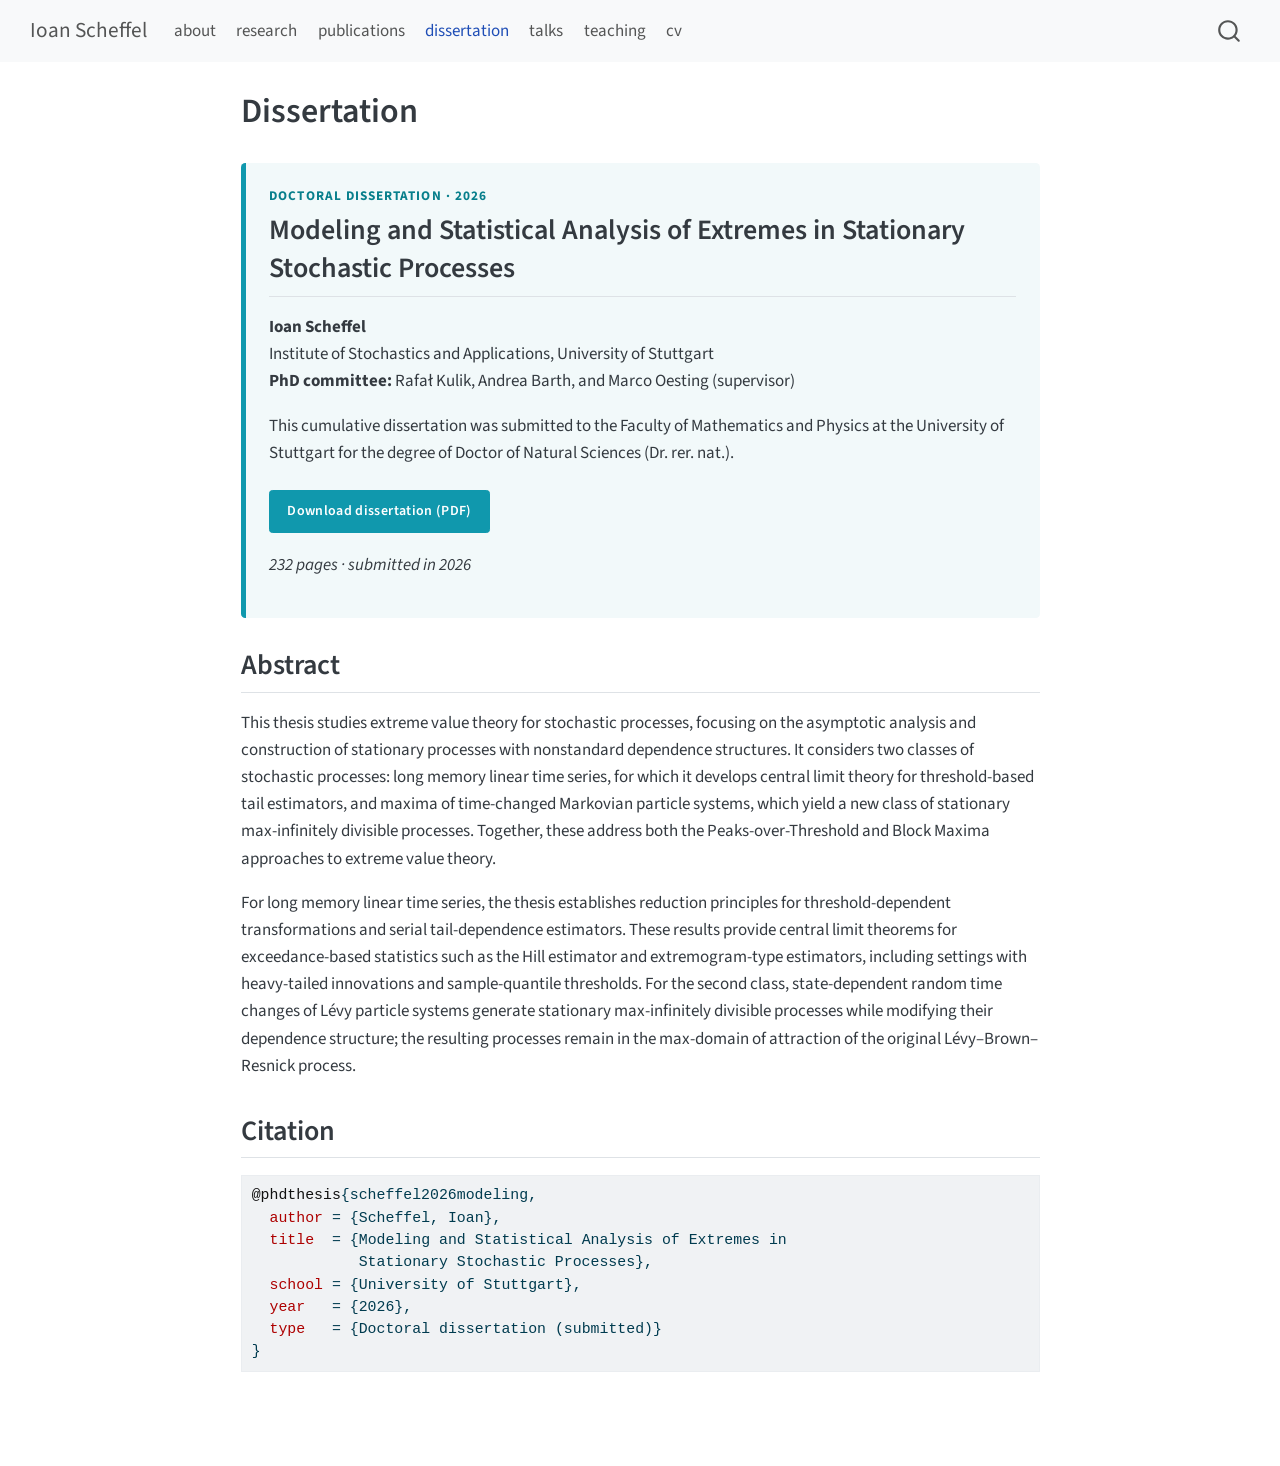
<file: docs/dissertation.html>
<!DOCTYPE html>
<html xmlns="http://www.w3.org/1999/xhtml" lang="en" xml:lang="en"><head>

<meta charset="utf-8">
<meta name="generator" content="quarto-1.10.18">

<meta name="viewport" content="width=device-width, initial-scale=1.0, user-scalable=yes">


<title>Dissertation – Ioan Scheffel</title>
<style>
/* Default styles provided by pandoc.
** See https://pandoc.org/MANUAL.html#variables-for-html for config info.
*/
span.smallcaps{font-variant: small-caps;}
div.columns{display: flex; gap: 1.5em;}
div.column{flex: auto;}
@media screen {
div.columns{gap: min(4vw, 1.5em);}
div.column{overflow-x: auto;}
}
div.hanging-indent{margin-left: 1.5em; text-indent: -1.5em;}
ul.task-list{list-style: none;}
ul.task-list li input[type="checkbox"] {
  width: 0.8em;
  margin: 0 0.8em 0.2em -1em; /* quarto-specific, see https://github.com/quarto-dev/quarto-cli/issues/4556 */ 
  vertical-align: middle;
}
/* CSS for syntax highlighting */
html { -webkit-text-size-adjust: 100%; }
pre > code.sourceCode { white-space: pre; position: relative; }
pre > code.sourceCode > span { display: inline-block; line-height: 1.25; }
pre > code.sourceCode > span:empty { height: 1.2em; }
.sourceCode { overflow: visible; }
code.sourceCode > span { color: inherit; text-decoration: inherit; }
div.sourceCode { margin: 1em 0; }
pre.sourceCode { margin: 0; }
@media screen {
div.sourceCode { overflow: auto; }
}
@media print {
pre > code.sourceCode { white-space: pre-wrap; }
pre > code.sourceCode > span { text-indent: -5em; padding-left: 5em; }
}
pre.numberSource code
  { counter-reset: source-line 0; }
pre.numberSource code > span
  { position: relative; left: -4em; counter-increment: source-line; }
pre.numberSource code > span > a:first-child::before
  { content: counter(source-line);
    position: relative; left: -1em; text-align: right; vertical-align: baseline;
    border: none; display: inline-block;
    -webkit-touch-callout: none; -webkit-user-select: none;
    -khtml-user-select: none; -moz-user-select: none;
    -ms-user-select: none; user-select: none;
    padding: 0 4px; width: 4em;
  }
pre.numberSource { margin-left: 3em;  padding-left: 4px; }
div.sourceCode
  {   }
@media screen {
pre > code.sourceCode > span > a:first-child::before { text-decoration: underline; }
}
</style>


<script src="site_libs/quarto-nav/quarto-nav.js"></script>
<script src="site_libs/quarto-nav/headroom.min.js"></script>
<script src="site_libs/clipboard/clipboard.min.js"></script>
<script src="site_libs/quarto-search/autocomplete.umd.js"></script>
<script src="site_libs/quarto-search/fuse.min.js"></script>
<script src="site_libs/quarto-search/quarto-search.js"></script>
<meta name="quarto:offset" content="./">
<link href="./favicon.svg" rel="icon" type="image/svg+xml">
<script src="site_libs/quarto-html/quarto.js" type="module"></script>
<script src="site_libs/quarto-html/tabsets/tabsets.js" type="module"></script>
<script src="site_libs/quarto-html/popper.min.js"></script>
<script src="site_libs/quarto-html/tippy.umd.min.js"></script>
<script src="site_libs/quarto-html/anchor.min.js"></script>
<link href="site_libs/quarto-html/tippy.css" rel="stylesheet">
<link href="site_libs/quarto-html/quarto-syntax-highlighting-64a204ab8560d761af7679ceaba22944.css" rel="stylesheet" id="quarto-text-highlighting-styles">
<script src="site_libs/bootstrap/bootstrap.min.js"></script>
<link href="site_libs/bootstrap/bootstrap-icons.css" rel="stylesheet">
<link href="site_libs/bootstrap/bootstrap-61dcac9acd9b0d2df4007399b82c6173.min.css" rel="stylesheet" append-hash="true" id="quarto-bootstrap" data-mode="light">
<script id="quarto-search-options" type="application/json">{
  "location": "navbar",
  "copy-button": false,
  "collapse-after": 3,
  "panel-placement": "end",
  "type": "overlay",
  "limit": 50,
  "keyboard-shortcut": [
    "f",
    "/",
    "s"
  ],
  "show-item-context": false,
  "language": {
    "search-no-results-text": "No results",
    "search-matching-documents-text": "matching documents",
    "search-copy-link-title": "Copy link to search",
    "search-hide-matches-text": "Hide additional matches",
    "search-more-match-text": "more match in this document",
    "search-more-matches-text": "more matches in this document",
    "search-clear-button-title": "Clear",
    "search-text-placeholder": "",
    "search-detached-cancel-button-title": "Cancel",
    "search-submit-button-title": "Submit",
    "search-label": "Search"
  }
}</script>


<link rel="stylesheet" href="styles.css">
<meta property="og:title" content="Dissertation – Ioan Scheffel">
<meta property="og:description" content="Ioan Scheffel — researcher in extreme value theory, stochastic processes, time series, and asymptotic statistics.">
<meta property="og:image" content="https://scheffin.github.io/photo_square.jpg">
<meta property="og:site_name" content="Ioan Scheffel">
<meta name="twitter:title" content="Dissertation – Ioan Scheffel">
<meta name="twitter:description" content="Ioan Scheffel — researcher in extreme value theory, stochastic processes, time series, and asymptotic statistics.">
<meta name="twitter:image" content="https://scheffin.github.io/photo_square.jpg">
<meta name="twitter:card" content="summary_large_image">
</head>

<body class="nav-fixed fullcontent quarto-light">

<div id="quarto-search-results"></div>
  <header id="quarto-header" class="headroom fixed-top">
    <nav class="navbar navbar-expand-lg " data-bs-theme="dark">
      <div class="navbar-container container-fluid">
      <div class="navbar-brand-container mx-auto">
    <a class="navbar-brand" href="./index.html">
    <span class="navbar-title">Ioan Scheffel</span>
    </a>
  </div>
            <div id="quarto-search" class="" title="Search"></div>
          <button class="navbar-toggler" type="button" data-bs-toggle="collapse" data-bs-target="#navbarCollapse" aria-controls="navbarCollapse" role="menu" aria-expanded="false" aria-label="Toggle navigation" onclick="if (window.quartoToggleHeadroom) { window.quartoToggleHeadroom(); }">
  <span class="navbar-toggler-icon"></span>
</button>
          <div class="collapse navbar-collapse" id="navbarCollapse">
            <ul class="navbar-nav navbar-nav-scroll me-auto">
  <li class="nav-item">
    <a class="nav-link" href="./index.html"> 
<span class="menu-text">about</span></a>
  </li>  
  <li class="nav-item">
    <a class="nav-link" href="./research.html"> 
<span class="menu-text">research</span></a>
  </li>  
  <li class="nav-item">
    <a class="nav-link" href="./publications.html"> 
<span class="menu-text">publications</span></a>
  </li>  
  <li class="nav-item">
    <a class="nav-link active" href="./dissertation.html" aria-current="page"> 
<span class="menu-text">dissertation</span></a>
  </li>  
  <li class="nav-item">
    <a class="nav-link" href="./talks.html"> 
<span class="menu-text">talks</span></a>
  </li>  
  <li class="nav-item">
    <a class="nav-link" href="./teaching.html"> 
<span class="menu-text">teaching</span></a>
  </li>  
  <li class="nav-item">
    <a class="nav-link" href="./cv.html"> 
<span class="menu-text">cv</span></a>
  </li>  
</ul>
          </div> <!-- /navcollapse -->
            <div class="quarto-navbar-tools">
</div>
      </div> <!-- /container-fluid -->
    </nav>
</header>
<!-- content -->
<div id="quarto-content" class="quarto-container page-columns page-rows-contents page-layout-article page-navbar">
<!-- sidebar -->
<!-- margin-sidebar -->
    
<!-- main -->
<main class="content" id="quarto-document-content">

<header id="title-block-header" class="quarto-title-block default">
<div class="quarto-title">
<h1 class="title">Dissertation</h1>
</div>



<div class="quarto-title-meta">

    
  
    
  </div>
  


</header>


<div class="dissertation-page">
<div class="dissertation-kicker">
<p>Doctoral dissertation · 2026</p>
</div>
<section id="modeling-and-statistical-analysis-of-extremes-in-stationary-stochastic-processes" class="level2">
<h2 class="anchored" data-anchor-id="modeling-and-statistical-analysis-of-extremes-in-stationary-stochastic-processes">Modeling and Statistical Analysis of Extremes in Stationary Stochastic Processes</h2>
<p><strong>Ioan Scheffel</strong><br>
Institute of Stochastics and Applications, University of Stuttgart<br>
<strong>PhD committee:</strong> Rafał Kulik, Andrea Barth, and Marco Oesting (supervisor)</p>
<p>This cumulative dissertation was submitted to the Faculty of Mathematics and Physics at the University of Stuttgart for the degree of Doctor of Natural Sciences (Dr.&nbsp;rer. nat.).</p>
<p><a href="theses/dissertation.pdf" class="dissertation-btn dissertation-btn-primary" download="Ioan_Scheffel_Dissertation_2026.pdf">Download dissertation (PDF)</a></p>
<p><em>232 pages · submitted in 2026</em></p>
</section>
</div>
<section id="abstract" class="level2">
<h2 class="anchored" data-anchor-id="abstract">Abstract</h2>
<p>This thesis studies extreme value theory for stochastic processes, focusing on the asymptotic analysis and construction of stationary processes with nonstandard dependence structures. It considers two classes of stochastic processes: long memory linear time series, for which it develops central limit theory for threshold-based tail estimators, and maxima of time-changed Markovian particle systems, which yield a new class of stationary max-infinitely divisible processes. Together, these address both the Peaks-over-Threshold and Block Maxima approaches to extreme value theory.</p>
<p>For long memory linear time series, the thesis establishes reduction principles for threshold-dependent transformations and serial tail-dependence estimators. These results provide central limit theorems for exceedance-based statistics such as the Hill estimator and extremogram-type estimators, including settings with heavy-tailed innovations and sample-quantile thresholds. For the second class, state-dependent random time changes of Lévy particle systems generate stationary max-infinitely divisible processes while modifying their dependence structure; the resulting processes remain in the max-domain of attraction of the original Lévy–Brown–Resnick process.</p>
</section>
<section id="citation" class="level2">
<h2 class="anchored" data-anchor-id="citation">Citation</h2>
<div class="code-copy-outer-scaffold"><div class="sourceCode" id="cb1"><pre class="sourceCode bibtex code-with-copy"><code class="sourceCode bibtex"><span id="cb1-1"><a href="#cb1-1" aria-hidden="true" tabindex="-1"></a><span class="va">@phdthesis</span>{<span class="ot">scheffel2026modeling</span>,</span>
<span id="cb1-2"><a href="#cb1-2" aria-hidden="true" tabindex="-1"></a>  <span class="dt">author</span> = {Scheffel, Ioan},</span>
<span id="cb1-3"><a href="#cb1-3" aria-hidden="true" tabindex="-1"></a>  <span class="dt">title</span>  = {Modeling and Statistical Analysis of Extremes in</span>
<span id="cb1-4"><a href="#cb1-4" aria-hidden="true" tabindex="-1"></a>            Stationary Stochastic Processes},</span>
<span id="cb1-5"><a href="#cb1-5" aria-hidden="true" tabindex="-1"></a>  <span class="dt">school</span> = {University of Stuttgart},</span>
<span id="cb1-6"><a href="#cb1-6" aria-hidden="true" tabindex="-1"></a>  <span class="dt">year</span>   = {2026},</span>
<span id="cb1-7"><a href="#cb1-7" aria-hidden="true" tabindex="-1"></a>  <span class="dt">type</span>   = {Doctoral dissertation (submitted)}</span>
<span id="cb1-8"><a href="#cb1-8" aria-hidden="true" tabindex="-1"></a>}</span></code></pre></div><button title="Copy to Clipboard" class="code-copy-button"><i class="bi"></i></button></div>


</section>

</main> <!-- /main -->
<script id="quarto-html-after-body" type="application/javascript">
  window.document.addEventListener("DOMContentLoaded", function (event) {
    const icon = "";
    const anchorJS = new window.AnchorJS();
    anchorJS.options = {
      placement: 'right',
      icon: icon
    };
    anchorJS.add('.anchored');
    const isCodeAnnotation = (el) => {
      for (const clz of el.classList) {
        if (clz.startsWith('code-annotation-')) {                     
          return true;
        }
      }
      return false;
    }
    const onCopySuccess = function(e) {
      // button target
      const button = e.trigger;
      // don't keep focus
      button.blur();
      // flash "checked"
      button.classList.add('code-copy-button-checked');
      var currentTitle = button.getAttribute("title");
      button.setAttribute("title", "Copied!");
      let tooltip;
      if (window.bootstrap) {
        button.setAttribute("data-bs-toggle", "tooltip");
        button.setAttribute("data-bs-placement", "left");
        button.setAttribute("data-bs-title", "Copied!");
        tooltip = new bootstrap.Tooltip(button, 
          { trigger: "manual", 
            customClass: "code-copy-button-tooltip",
            offset: [0, -8]});
        tooltip.show();    
      }
      setTimeout(function() {
        if (tooltip) {
          tooltip.hide();
          button.removeAttribute("data-bs-title");
          button.removeAttribute("data-bs-toggle");
          button.removeAttribute("data-bs-placement");
        }
        button.setAttribute("title", currentTitle);
        button.classList.remove('code-copy-button-checked');
      }, 1000);
      // clear code selection
      e.clearSelection();
    }
    const getTextToCopy = function(trigger) {
      const outerScaffold = trigger.parentElement.cloneNode(true);
      const codeEl = outerScaffold.querySelector('code');
      for (const childEl of codeEl.children) {
        if (isCodeAnnotation(childEl)) {
          childEl.remove();
        }
      }
      return codeEl.innerText;
    }
    const clipboard = new window.ClipboardJS('.code-copy-button:not([data-in-quarto-modal])', {
      text: getTextToCopy
    });
    clipboard.on('success', onCopySuccess);
    if (window.document.getElementById('quarto-embedded-source-code-modal')) {
      const clipboardModal = new window.ClipboardJS('.code-copy-button[data-in-quarto-modal]', {
        text: getTextToCopy,
        container: window.document.getElementById('quarto-embedded-source-code-modal')
      });
      clipboardModal.on('success', onCopySuccess);
    }
      var localhostRegex = new RegExp(/^(?:http|https):\/\/localhost\:?[0-9]*\//);
      var mailtoRegex = new RegExp(/^mailto:/);
        var filterRegex = new RegExp("https:\/\/scheffin\.github\.io");
      var isInternal = (href) => {
          return filterRegex.test(href) || localhostRegex.test(href) || mailtoRegex.test(href);
      }
      // Inspect non-navigation links and adorn them if external
     var links = window.document.querySelectorAll('a[href]:not(.nav-link):not(.navbar-brand):not(.toc-action):not(.sidebar-link):not(.sidebar-item-toggle):not(.pagination-link):not(.no-external):not([aria-hidden]):not(.dropdown-item):not(.quarto-navigation-tool):not(.about-link)');
      for (var i=0; i<links.length; i++) {
        const link = links[i];
        if (!isInternal(link.href)) {
          // undo the damage that might have been done by quarto-nav.js in the case of
          // links that we want to consider external
          if (link.dataset.originalHref !== undefined) {
            link.href = link.dataset.originalHref;
          }
        }
      }
    function tippyHover(el, contentFn, onTriggerFn, onUntriggerFn) {
      const config = {
        allowHTML: true,
        maxWidth: 500,
        delay: 100,
        arrow: false,
        appendTo: function(el) {
            return el.parentElement;
        },
        interactive: true,
        interactiveBorder: 10,
        theme: 'quarto',
        placement: 'bottom-start',
      };
      if (contentFn) {
        config.content = contentFn;
      }
      if (onTriggerFn) {
        config.onTrigger = onTriggerFn;
      }
      if (onUntriggerFn) {
        config.onUntrigger = onUntriggerFn;
      }
      window.tippy(el, config); 
    }
    const noterefs = window.document.querySelectorAll('a[role="doc-noteref"]');
    for (var i=0; i<noterefs.length; i++) {
      const ref = noterefs[i];
      tippyHover(ref, function() {
        // use id or data attribute instead here
        let href = ref.getAttribute('data-footnote-href') || ref.getAttribute('href');
        try { href = new URL(href).hash; } catch {}
        const id = href.replace(/^#\/?/, "");
        const note = window.document.getElementById(id);
        if (note) {
          return note.innerHTML;
        } else {
          return "";
        }
      });
    }
    const xrefs = window.document.querySelectorAll('a.quarto-xref');
    const processXRef = (id, note) => {
      // Strip column container classes
      const stripColumnClz = (el) => {
        el.classList.remove("page-full", "page-columns");
        if (el.children) {
          for (const child of el.children) {
            stripColumnClz(child);
          }
        }
      }
      stripColumnClz(note)
      if (id === null || id.startsWith('sec-')) {
        // Special case sections, only their first couple elements
        const container = document.createElement("div");
        if (note.children && note.children.length > 2) {
          container.appendChild(note.children[0].cloneNode(true));
          for (let i = 1; i < note.children.length; i++) {
            const child = note.children[i];
            if (child.tagName === "P" && child.innerText === "") {
              continue;
            } else {
              container.appendChild(child.cloneNode(true));
              break;
            }
          }
          if (window.Quarto?.typesetMath) {
            window.Quarto.typesetMath(container);
          }
          return container.innerHTML
        } else {
          if (window.Quarto?.typesetMath) {
            window.Quarto.typesetMath(note);
          }
          return note.innerHTML;
        }
      } else {
        // Remove any anchor links if they are present
        const anchorLink = note.querySelector('a.anchorjs-link');
        if (anchorLink) {
          anchorLink.remove();
        }
        if (window.Quarto?.typesetMath) {
          window.Quarto.typesetMath(note);
        }
        if (note.classList.contains("callout")) {
          return note.outerHTML;
        } else {
          return note.innerHTML;
        }
      }
    }
    for (var i=0; i<xrefs.length; i++) {
      const xref = xrefs[i];
      tippyHover(xref, undefined, function(instance) {
        instance.disable();
        let url = xref.getAttribute('href');
        let hash = undefined; 
        if (url.startsWith('#')) {
          hash = url;
        } else {
          try { hash = new URL(url).hash; } catch {}
        }
        if (hash) {
          const id = hash.replace(/^#\/?/, "");
          const note = window.document.getElementById(id);
          if (note !== null) {
            try {
              const html = processXRef(id, note.cloneNode(true));
              instance.setContent(html);
            } finally {
              instance.enable();
              instance.show();
            }
          } else {
            // See if we can fetch this
            fetch(url.split('#')[0])
            .then(res => res.text())
            .then(html => {
              const parser = new DOMParser();
              const htmlDoc = parser.parseFromString(html, "text/html");
              const note = htmlDoc.getElementById(id);
              if (note !== null) {
                const html = processXRef(id, note);
                instance.setContent(html);
              } 
            }).finally(() => {
              instance.enable();
              instance.show();
            });
          }
        } else {
          // See if we can fetch a full url (with no hash to target)
          // This is a special case and we should probably do some content thinning / targeting
          fetch(url)
          .then(res => res.text())
          .then(html => {
            const parser = new DOMParser();
            const htmlDoc = parser.parseFromString(html, "text/html");
            const note = htmlDoc.querySelector('main.content');
            if (note !== null) {
              // This should only happen for chapter cross references
              // (since there is no id in the URL)
              // remove the first header
              if (note.children.length > 0 && note.children[0].tagName === "HEADER") {
                note.children[0].remove();
              }
              const html = processXRef(null, note);
              instance.setContent(html);
            } 
          }).finally(() => {
            instance.enable();
            instance.show();
          });
        }
      }, function(instance) {
      });
    }
        let selectedAnnoteEl;
        const selectorForAnnotation = ( cell, annotation) => {
          let cellAttr = 'data-code-cell="' + cell + '"';
          let lineAttr = 'data-code-annotation="' +  annotation + '"';
          const selector = 'span[' + cellAttr + '][' + lineAttr + ']';
          return selector;
        }
        const selectCodeLines = (annoteEl) => {
          const doc = window.document;
          const targetCell = annoteEl.getAttribute("data-target-cell");
          const targetAnnotation = annoteEl.getAttribute("data-target-annotation");
          const annoteSpan = window.document.querySelector(selectorForAnnotation(targetCell, targetAnnotation));
          const lines = annoteSpan.getAttribute("data-code-lines").split(",");
          const lineIds = lines.map((line) => {
            return targetCell + "-" + line;
          })
          let top = null;
          let height = null;
          let parent = null;
          if (lineIds.length > 0) {
              //compute the position of the single el (top and bottom and make a div)
              const el = window.document.getElementById(lineIds[0]);
              top = el.offsetTop;
              height = el.offsetHeight;
              parent = el.parentElement.parentElement;
            if (lineIds.length > 1) {
              const lastEl = window.document.getElementById(lineIds[lineIds.length - 1]);
              const bottom = lastEl.offsetTop + lastEl.offsetHeight;
              height = bottom - top;
            }
            if (top !== null && height !== null && parent !== null) {
              // cook up a div (if necessary) and position it 
              let div = window.document.getElementById("code-annotation-line-highlight");
              if (div === null) {
                div = window.document.createElement("div");
                div.setAttribute("id", "code-annotation-line-highlight");
                div.style.position = 'absolute';
                parent.appendChild(div);
              }
              div.style.top = top - 2 + "px";
              div.style.height = height + 4 + "px";
              div.style.left = 0;
              let gutterDiv = window.document.getElementById("code-annotation-line-highlight-gutter");
              if (gutterDiv === null) {
                gutterDiv = window.document.createElement("div");
                gutterDiv.setAttribute("id", "code-annotation-line-highlight-gutter");
                gutterDiv.style.position = 'absolute';
                const codeCell = window.document.getElementById(targetCell);
                const gutter = codeCell.querySelector('.code-annotation-gutter');
                gutter.appendChild(gutterDiv);
              }
              gutterDiv.style.top = top - 2 + "px";
              gutterDiv.style.height = height + 4 + "px";
            }
            selectedAnnoteEl = annoteEl;
          }
        };
        const unselectCodeLines = () => {
          const elementsIds = ["code-annotation-line-highlight", "code-annotation-line-highlight-gutter"];
          elementsIds.forEach((elId) => {
            const div = window.document.getElementById(elId);
            if (div) {
              div.remove();
            }
          });
          selectedAnnoteEl = undefined;
        };
          // Handle positioning of the toggle
      window.addEventListener(
        "resize",
        throttle(() => {
          elRect = undefined;
          if (selectedAnnoteEl) {
            selectCodeLines(selectedAnnoteEl);
          }
        }, 10)
      );
      function throttle(fn, ms) {
      let throttle = false;
      let timer;
        return (...args) => {
          if(!throttle) { // first call gets through
              fn.apply(this, args);
              throttle = true;
          } else { // all the others get throttled
              if(timer) clearTimeout(timer); // cancel #2
              timer = setTimeout(() => {
                fn.apply(this, args);
                timer = throttle = false;
              }, ms);
          }
        };
      }
        // Attach click handler to the DT
        const annoteDls = window.document.querySelectorAll('dt[data-target-cell]');
        for (const annoteDlNode of annoteDls) {
          annoteDlNode.addEventListener('click', (event) => {
            const clickedEl = event.target;
            if (clickedEl !== selectedAnnoteEl) {
              unselectCodeLines();
              const activeEl = window.document.querySelector('dt[data-target-cell].code-annotation-active');
              if (activeEl) {
                activeEl.classList.remove('code-annotation-active');
              }
              selectCodeLines(clickedEl);
              clickedEl.classList.add('code-annotation-active');
            } else {
              // Unselect the line
              unselectCodeLines();
              clickedEl.classList.remove('code-annotation-active');
            }
          });
        }
    const findCites = (el) => {
      const parentEl = el.parentElement;
      if (parentEl) {
        const cites = parentEl.dataset.cites;
        if (cites) {
          return {
            el,
            cites: cites.split(' ')
          };
        } else {
          return findCites(el.parentElement)
        }
      } else {
        return undefined;
      }
    };
    var bibliorefs = window.document.querySelectorAll('a[role="doc-biblioref"]');
    for (var i=0; i<bibliorefs.length; i++) {
      const ref = bibliorefs[i];
      const citeInfo = findCites(ref);
      if (citeInfo) {
        tippyHover(citeInfo.el, function() {
          var popup = window.document.createElement('div');
          citeInfo.cites.forEach(function(cite) {
            var citeDiv = window.document.createElement('div');
            citeDiv.classList.add('hanging-indent');
            citeDiv.classList.add('csl-entry');
            var biblioDiv = window.document.getElementById('ref-' + cite);
            if (biblioDiv) {
              citeDiv.innerHTML = biblioDiv.innerHTML;
            }
            popup.appendChild(citeDiv);
          });
          return popup.innerHTML;
        });
      }
    }
  });
  </script>
</div> <!-- /content -->




</body></html>
</file>
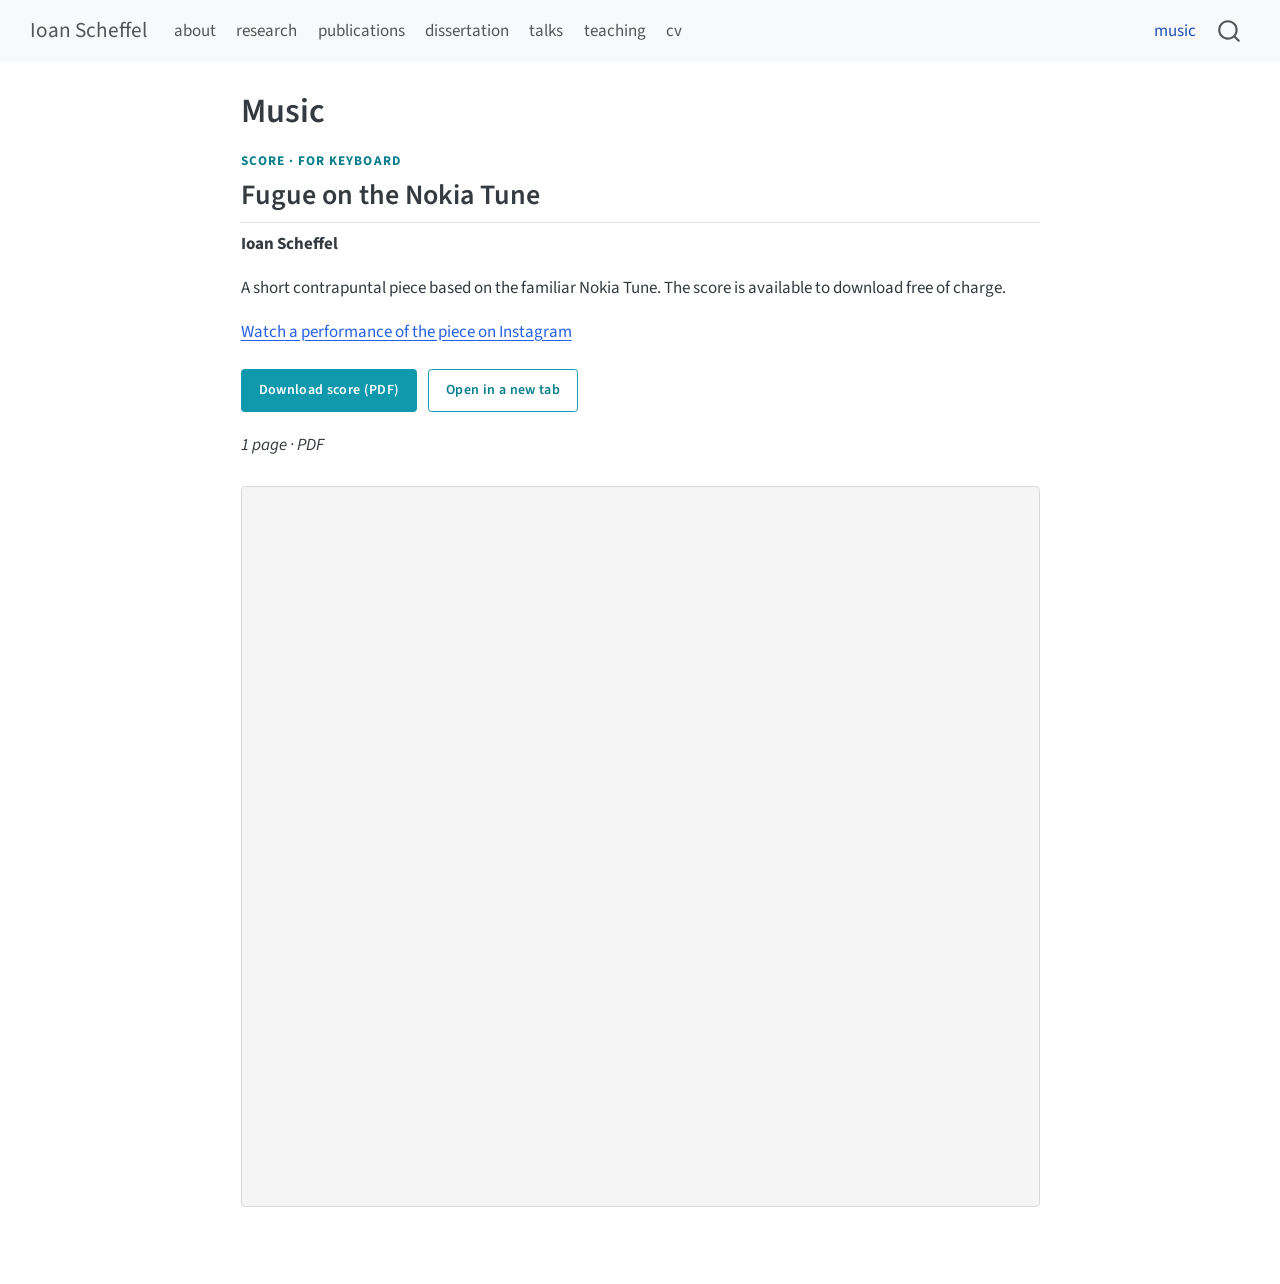
<file: docs/music.html>
<!DOCTYPE html>
<html xmlns="http://www.w3.org/1999/xhtml" lang="en" xml:lang="en"><head>

<meta charset="utf-8">
<meta name="generator" content="quarto-1.10.18">

<meta name="viewport" content="width=device-width, initial-scale=1.0, user-scalable=yes">


<title>Music – Ioan Scheffel</title>
<style>
/* Default styles provided by pandoc.
** See https://pandoc.org/MANUAL.html#variables-for-html for config info.
*/
span.smallcaps{font-variant: small-caps;}
div.columns{display: flex; gap: 1.5em;}
div.column{flex: auto;}
@media screen {
div.columns{gap: min(4vw, 1.5em);}
div.column{overflow-x: auto;}
}
div.hanging-indent{margin-left: 1.5em; text-indent: -1.5em;}
ul.task-list{list-style: none;}
ul.task-list li input[type="checkbox"] {
  width: 0.8em;
  margin: 0 0.8em 0.2em -1em; /* quarto-specific, see https://github.com/quarto-dev/quarto-cli/issues/4556 */ 
  vertical-align: middle;
}
</style>


<script src="site_libs/quarto-nav/quarto-nav.js"></script>
<script src="site_libs/quarto-nav/headroom.min.js"></script>
<script src="site_libs/clipboard/clipboard.min.js"></script>
<script src="site_libs/quarto-search/autocomplete.umd.js"></script>
<script src="site_libs/quarto-search/fuse.min.js"></script>
<script src="site_libs/quarto-search/quarto-search.js"></script>
<meta name="quarto:offset" content="./">
<link href="./favicon.svg" rel="icon" type="image/svg+xml">
<script src="site_libs/quarto-html/quarto.js" type="module"></script>
<script src="site_libs/quarto-html/tabsets/tabsets.js" type="module"></script>
<script src="site_libs/quarto-html/popper.min.js"></script>
<script src="site_libs/quarto-html/tippy.umd.min.js"></script>
<script src="site_libs/quarto-html/anchor.min.js"></script>
<link href="site_libs/quarto-html/tippy.css" rel="stylesheet">
<link href="site_libs/quarto-html/quarto-syntax-highlighting-64a204ab8560d761af7679ceaba22944.css" rel="stylesheet" id="quarto-text-highlighting-styles">
<script src="site_libs/bootstrap/bootstrap.min.js"></script>
<link href="site_libs/bootstrap/bootstrap-icons.css" rel="stylesheet">
<link href="site_libs/bootstrap/bootstrap-61dcac9acd9b0d2df4007399b82c6173.min.css" rel="stylesheet" append-hash="true" id="quarto-bootstrap" data-mode="light">
<script id="quarto-search-options" type="application/json">{
  "location": "navbar",
  "copy-button": false,
  "collapse-after": 3,
  "panel-placement": "end",
  "type": "overlay",
  "limit": 50,
  "keyboard-shortcut": [
    "f",
    "/",
    "s"
  ],
  "show-item-context": false,
  "language": {
    "search-no-results-text": "No results",
    "search-matching-documents-text": "matching documents",
    "search-copy-link-title": "Copy link to search",
    "search-hide-matches-text": "Hide additional matches",
    "search-more-match-text": "more match in this document",
    "search-more-matches-text": "more matches in this document",
    "search-clear-button-title": "Clear",
    "search-text-placeholder": "",
    "search-detached-cancel-button-title": "Cancel",
    "search-submit-button-title": "Submit",
    "search-label": "Search"
  }
}</script>


<link rel="stylesheet" href="styles.css">
<meta property="og:title" content="Music – Ioan Scheffel">
<meta property="og:image" content="https://scheffin.github.io/photo_square.jpg">
<meta property="og:site_name" content="Ioan Scheffel">
<meta name="twitter:title" content="Music – Ioan Scheffel">
<meta name="twitter:image" content="https://scheffin.github.io/photo_square.jpg">
<meta name="twitter:card" content="summary_large_image">
</head>

<body class="nav-fixed fullcontent quarto-light">

<div id="quarto-search-results"></div>
  <header id="quarto-header" class="headroom fixed-top">
    <nav class="navbar navbar-expand-lg " data-bs-theme="dark">
      <div class="navbar-container container-fluid">
      <div class="navbar-brand-container mx-auto">
    <a class="navbar-brand" href="./index.html">
    <span class="navbar-title">Ioan Scheffel</span>
    </a>
  </div>
            <div id="quarto-search" class="" title="Search"></div>
          <button class="navbar-toggler" type="button" data-bs-toggle="collapse" data-bs-target="#navbarCollapse" aria-controls="navbarCollapse" role="menu" aria-expanded="false" aria-label="Toggle navigation" onclick="if (window.quartoToggleHeadroom) { window.quartoToggleHeadroom(); }">
  <span class="navbar-toggler-icon"></span>
</button>
          <div class="collapse navbar-collapse" id="navbarCollapse">
            <ul class="navbar-nav navbar-nav-scroll me-auto">
  <li class="nav-item">
    <a class="nav-link" href="./index.html"> 
<span class="menu-text">about</span></a>
  </li>  
  <li class="nav-item">
    <a class="nav-link" href="./research.html"> 
<span class="menu-text">research</span></a>
  </li>  
  <li class="nav-item">
    <a class="nav-link" href="./publications.html"> 
<span class="menu-text">publications</span></a>
  </li>  
  <li class="nav-item">
    <a class="nav-link" href="./dissertation.html"> 
<span class="menu-text">dissertation</span></a>
  </li>  
  <li class="nav-item">
    <a class="nav-link" href="./talks.html"> 
<span class="menu-text">talks</span></a>
  </li>  
  <li class="nav-item">
    <a class="nav-link" href="./teaching.html"> 
<span class="menu-text">teaching</span></a>
  </li>  
  <li class="nav-item">
    <a class="nav-link" href="./cv.html"> 
<span class="menu-text">cv</span></a>
  </li>  
</ul>
            <ul class="navbar-nav navbar-nav-scroll ms-auto">
  <li class="nav-item">
    <a class="nav-link active" href="./music.html" aria-current="page"> 
<span class="menu-text">music</span></a>
  </li>  
</ul>
          </div> <!-- /navcollapse -->
            <div class="quarto-navbar-tools">
</div>
      </div> <!-- /container-fluid -->
    </nav>
</header>
<!-- content -->
<div id="quarto-content" class="quarto-container page-columns page-rows-contents page-layout-article page-navbar">
<!-- sidebar -->
<!-- margin-sidebar -->
    
<!-- main -->
<main class="content" id="quarto-document-content">

<header id="title-block-header" class="quarto-title-block default">
<div class="quarto-title">
<h1 class="title">Music</h1>
</div>



<div class="quarto-title-meta">

    
  
    
  </div>
  


</header>


<div class="music-intro">
<div class="music-kicker">
<p>Score · for keyboard</p>
</div>
<section id="fugue-on-the-nokia-tune" class="level2">
<h2 class="anchored" data-anchor-id="fugue-on-the-nokia-tune">Fugue on the Nokia Tune</h2>
<p><strong>Ioan Scheffel</strong></p>
<p>A short contrapuntal piece based on the familiar Nokia Tune. The score is available to download free of charge.</p>
<p><a href="https://www.instagram.com/orgelmuseum_malchow/reel/DcwP24UtjWL/" target="_blank" rel="noopener noreferrer">Watch a performance of the piece on Instagram</a></p>
<p><a href="score.pdf" class="dissertation-btn dissertation-btn-primary" download="Ioan_Scheffel_Fugue_on_the_Nokia_Tune.pdf">Download score (PDF)</a> <a href="score.pdf" class="dissertation-btn" target="_blank" rel="noopener noreferrer">Open in a new tab</a></p>
<p><em>1 page · PDF</em></p>
</section>
</div>
<div class="score-preview">
<iframe src="score.pdf#view=FitH" title="Score for Fugue on the Nokia Tune by Ioan Scheffel" loading="lazy">
</iframe>
</div>



</main> <!-- /main -->
<script id="quarto-html-after-body" type="application/javascript">
  window.document.addEventListener("DOMContentLoaded", function (event) {
    const icon = "";
    const anchorJS = new window.AnchorJS();
    anchorJS.options = {
      placement: 'right',
      icon: icon
    };
    anchorJS.add('.anchored');
    const isCodeAnnotation = (el) => {
      for (const clz of el.classList) {
        if (clz.startsWith('code-annotation-')) {                     
          return true;
        }
      }
      return false;
    }
    const onCopySuccess = function(e) {
      // button target
      const button = e.trigger;
      // don't keep focus
      button.blur();
      // flash "checked"
      button.classList.add('code-copy-button-checked');
      var currentTitle = button.getAttribute("title");
      button.setAttribute("title", "Copied!");
      let tooltip;
      if (window.bootstrap) {
        button.setAttribute("data-bs-toggle", "tooltip");
        button.setAttribute("data-bs-placement", "left");
        button.setAttribute("data-bs-title", "Copied!");
        tooltip = new bootstrap.Tooltip(button, 
          { trigger: "manual", 
            customClass: "code-copy-button-tooltip",
            offset: [0, -8]});
        tooltip.show();    
      }
      setTimeout(function() {
        if (tooltip) {
          tooltip.hide();
          button.removeAttribute("data-bs-title");
          button.removeAttribute("data-bs-toggle");
          button.removeAttribute("data-bs-placement");
        }
        button.setAttribute("title", currentTitle);
        button.classList.remove('code-copy-button-checked');
      }, 1000);
      // clear code selection
      e.clearSelection();
    }
    const getTextToCopy = function(trigger) {
      const outerScaffold = trigger.parentElement.cloneNode(true);
      const codeEl = outerScaffold.querySelector('code');
      for (const childEl of codeEl.children) {
        if (isCodeAnnotation(childEl)) {
          childEl.remove();
        }
      }
      return codeEl.innerText;
    }
    const clipboard = new window.ClipboardJS('.code-copy-button:not([data-in-quarto-modal])', {
      text: getTextToCopy
    });
    clipboard.on('success', onCopySuccess);
    if (window.document.getElementById('quarto-embedded-source-code-modal')) {
      const clipboardModal = new window.ClipboardJS('.code-copy-button[data-in-quarto-modal]', {
        text: getTextToCopy,
        container: window.document.getElementById('quarto-embedded-source-code-modal')
      });
      clipboardModal.on('success', onCopySuccess);
    }
      var localhostRegex = new RegExp(/^(?:http|https):\/\/localhost\:?[0-9]*\//);
      var mailtoRegex = new RegExp(/^mailto:/);
        var filterRegex = new RegExp("https:\/\/scheffin\.github\.io");
      var isInternal = (href) => {
          return filterRegex.test(href) || localhostRegex.test(href) || mailtoRegex.test(href);
      }
      // Inspect non-navigation links and adorn them if external
     var links = window.document.querySelectorAll('a[href]:not(.nav-link):not(.navbar-brand):not(.toc-action):not(.sidebar-link):not(.sidebar-item-toggle):not(.pagination-link):not(.no-external):not([aria-hidden]):not(.dropdown-item):not(.quarto-navigation-tool):not(.about-link)');
      for (var i=0; i<links.length; i++) {
        const link = links[i];
        if (!isInternal(link.href)) {
          // undo the damage that might have been done by quarto-nav.js in the case of
          // links that we want to consider external
          if (link.dataset.originalHref !== undefined) {
            link.href = link.dataset.originalHref;
          }
        }
      }
    function tippyHover(el, contentFn, onTriggerFn, onUntriggerFn) {
      const config = {
        allowHTML: true,
        maxWidth: 500,
        delay: 100,
        arrow: false,
        appendTo: function(el) {
            return el.parentElement;
        },
        interactive: true,
        interactiveBorder: 10,
        theme: 'quarto',
        placement: 'bottom-start',
      };
      if (contentFn) {
        config.content = contentFn;
      }
      if (onTriggerFn) {
        config.onTrigger = onTriggerFn;
      }
      if (onUntriggerFn) {
        config.onUntrigger = onUntriggerFn;
      }
      window.tippy(el, config); 
    }
    const noterefs = window.document.querySelectorAll('a[role="doc-noteref"]');
    for (var i=0; i<noterefs.length; i++) {
      const ref = noterefs[i];
      tippyHover(ref, function() {
        // use id or data attribute instead here
        let href = ref.getAttribute('data-footnote-href') || ref.getAttribute('href');
        try { href = new URL(href).hash; } catch {}
        const id = href.replace(/^#\/?/, "");
        const note = window.document.getElementById(id);
        if (note) {
          return note.innerHTML;
        } else {
          return "";
        }
      });
    }
    const xrefs = window.document.querySelectorAll('a.quarto-xref');
    const processXRef = (id, note) => {
      // Strip column container classes
      const stripColumnClz = (el) => {
        el.classList.remove("page-full", "page-columns");
        if (el.children) {
          for (const child of el.children) {
            stripColumnClz(child);
          }
        }
      }
      stripColumnClz(note)
      if (id === null || id.startsWith('sec-')) {
        // Special case sections, only their first couple elements
        const container = document.createElement("div");
        if (note.children && note.children.length > 2) {
          container.appendChild(note.children[0].cloneNode(true));
          for (let i = 1; i < note.children.length; i++) {
            const child = note.children[i];
            if (child.tagName === "P" && child.innerText === "") {
              continue;
            } else {
              container.appendChild(child.cloneNode(true));
              break;
            }
          }
          if (window.Quarto?.typesetMath) {
            window.Quarto.typesetMath(container);
          }
          return container.innerHTML
        } else {
          if (window.Quarto?.typesetMath) {
            window.Quarto.typesetMath(note);
          }
          return note.innerHTML;
        }
      } else {
        // Remove any anchor links if they are present
        const anchorLink = note.querySelector('a.anchorjs-link');
        if (anchorLink) {
          anchorLink.remove();
        }
        if (window.Quarto?.typesetMath) {
          window.Quarto.typesetMath(note);
        }
        if (note.classList.contains("callout")) {
          return note.outerHTML;
        } else {
          return note.innerHTML;
        }
      }
    }
    for (var i=0; i<xrefs.length; i++) {
      const xref = xrefs[i];
      tippyHover(xref, undefined, function(instance) {
        instance.disable();
        let url = xref.getAttribute('href');
        let hash = undefined; 
        if (url.startsWith('#')) {
          hash = url;
        } else {
          try { hash = new URL(url).hash; } catch {}
        }
        if (hash) {
          const id = hash.replace(/^#\/?/, "");
          const note = window.document.getElementById(id);
          if (note !== null) {
            try {
              const html = processXRef(id, note.cloneNode(true));
              instance.setContent(html);
            } finally {
              instance.enable();
              instance.show();
            }
          } else {
            // See if we can fetch this
            fetch(url.split('#')[0])
            .then(res => res.text())
            .then(html => {
              const parser = new DOMParser();
              const htmlDoc = parser.parseFromString(html, "text/html");
              const note = htmlDoc.getElementById(id);
              if (note !== null) {
                const html = processXRef(id, note);
                instance.setContent(html);
              } 
            }).finally(() => {
              instance.enable();
              instance.show();
            });
          }
        } else {
          // See if we can fetch a full url (with no hash to target)
          // This is a special case and we should probably do some content thinning / targeting
          fetch(url)
          .then(res => res.text())
          .then(html => {
            const parser = new DOMParser();
            const htmlDoc = parser.parseFromString(html, "text/html");
            const note = htmlDoc.querySelector('main.content');
            if (note !== null) {
              // This should only happen for chapter cross references
              // (since there is no id in the URL)
              // remove the first header
              if (note.children.length > 0 && note.children[0].tagName === "HEADER") {
                note.children[0].remove();
              }
              const html = processXRef(null, note);
              instance.setContent(html);
            } 
          }).finally(() => {
            instance.enable();
            instance.show();
          });
        }
      }, function(instance) {
      });
    }
        let selectedAnnoteEl;
        const selectorForAnnotation = ( cell, annotation) => {
          let cellAttr = 'data-code-cell="' + cell + '"';
          let lineAttr = 'data-code-annotation="' +  annotation + '"';
          const selector = 'span[' + cellAttr + '][' + lineAttr + ']';
          return selector;
        }
        const selectCodeLines = (annoteEl) => {
          const doc = window.document;
          const targetCell = annoteEl.getAttribute("data-target-cell");
          const targetAnnotation = annoteEl.getAttribute("data-target-annotation");
          const annoteSpan = window.document.querySelector(selectorForAnnotation(targetCell, targetAnnotation));
          const lines = annoteSpan.getAttribute("data-code-lines").split(",");
          const lineIds = lines.map((line) => {
            return targetCell + "-" + line;
          })
          let top = null;
          let height = null;
          let parent = null;
          if (lineIds.length > 0) {
              //compute the position of the single el (top and bottom and make a div)
              const el = window.document.getElementById(lineIds[0]);
              top = el.offsetTop;
              height = el.offsetHeight;
              parent = el.parentElement.parentElement;
            if (lineIds.length > 1) {
              const lastEl = window.document.getElementById(lineIds[lineIds.length - 1]);
              const bottom = lastEl.offsetTop + lastEl.offsetHeight;
              height = bottom - top;
            }
            if (top !== null && height !== null && parent !== null) {
              // cook up a div (if necessary) and position it 
              let div = window.document.getElementById("code-annotation-line-highlight");
              if (div === null) {
                div = window.document.createElement("div");
                div.setAttribute("id", "code-annotation-line-highlight");
                div.style.position = 'absolute';
                parent.appendChild(div);
              }
              div.style.top = top - 2 + "px";
              div.style.height = height + 4 + "px";
              div.style.left = 0;
              let gutterDiv = window.document.getElementById("code-annotation-line-highlight-gutter");
              if (gutterDiv === null) {
                gutterDiv = window.document.createElement("div");
                gutterDiv.setAttribute("id", "code-annotation-line-highlight-gutter");
                gutterDiv.style.position = 'absolute';
                const codeCell = window.document.getElementById(targetCell);
                const gutter = codeCell.querySelector('.code-annotation-gutter');
                gutter.appendChild(gutterDiv);
              }
              gutterDiv.style.top = top - 2 + "px";
              gutterDiv.style.height = height + 4 + "px";
            }
            selectedAnnoteEl = annoteEl;
          }
        };
        const unselectCodeLines = () => {
          const elementsIds = ["code-annotation-line-highlight", "code-annotation-line-highlight-gutter"];
          elementsIds.forEach((elId) => {
            const div = window.document.getElementById(elId);
            if (div) {
              div.remove();
            }
          });
          selectedAnnoteEl = undefined;
        };
          // Handle positioning of the toggle
      window.addEventListener(
        "resize",
        throttle(() => {
          elRect = undefined;
          if (selectedAnnoteEl) {
            selectCodeLines(selectedAnnoteEl);
          }
        }, 10)
      );
      function throttle(fn, ms) {
      let throttle = false;
      let timer;
        return (...args) => {
          if(!throttle) { // first call gets through
              fn.apply(this, args);
              throttle = true;
          } else { // all the others get throttled
              if(timer) clearTimeout(timer); // cancel #2
              timer = setTimeout(() => {
                fn.apply(this, args);
                timer = throttle = false;
              }, ms);
          }
        };
      }
        // Attach click handler to the DT
        const annoteDls = window.document.querySelectorAll('dt[data-target-cell]');
        for (const annoteDlNode of annoteDls) {
          annoteDlNode.addEventListener('click', (event) => {
            const clickedEl = event.target;
            if (clickedEl !== selectedAnnoteEl) {
              unselectCodeLines();
              const activeEl = window.document.querySelector('dt[data-target-cell].code-annotation-active');
              if (activeEl) {
                activeEl.classList.remove('code-annotation-active');
              }
              selectCodeLines(clickedEl);
              clickedEl.classList.add('code-annotation-active');
            } else {
              // Unselect the line
              unselectCodeLines();
              clickedEl.classList.remove('code-annotation-active');
            }
          });
        }
    const findCites = (el) => {
      const parentEl = el.parentElement;
      if (parentEl) {
        const cites = parentEl.dataset.cites;
        if (cites) {
          return {
            el,
            cites: cites.split(' ')
          };
        } else {
          return findCites(el.parentElement)
        }
      } else {
        return undefined;
      }
    };
    var bibliorefs = window.document.querySelectorAll('a[role="doc-biblioref"]');
    for (var i=0; i<bibliorefs.length; i++) {
      const ref = bibliorefs[i];
      const citeInfo = findCites(ref);
      if (citeInfo) {
        tippyHover(citeInfo.el, function() {
          var popup = window.document.createElement('div');
          citeInfo.cites.forEach(function(cite) {
            var citeDiv = window.document.createElement('div');
            citeDiv.classList.add('hanging-indent');
            citeDiv.classList.add('csl-entry');
            var biblioDiv = window.document.getElementById('ref-' + cite);
            if (biblioDiv) {
              citeDiv.innerHTML = biblioDiv.innerHTML;
            }
            popup.appendChild(citeDiv);
          });
          return popup.innerHTML;
        });
      }
    }
  });
  </script>
</div> <!-- /content -->




</body></html>
</file>
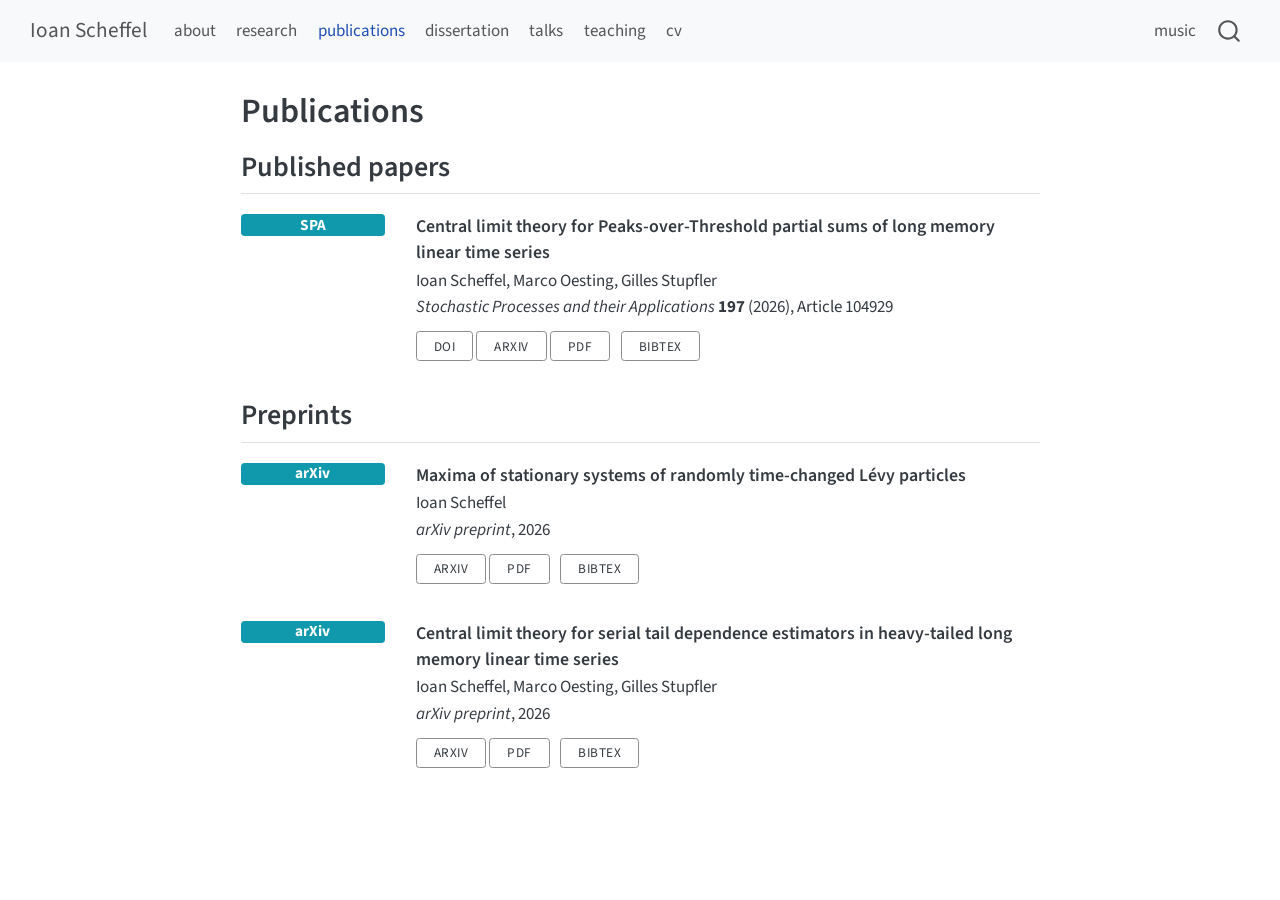
<file: docs/publications.html>
<!DOCTYPE html>
<html xmlns="http://www.w3.org/1999/xhtml" lang="en" xml:lang="en"><head>

<meta charset="utf-8">
<meta name="generator" content="quarto-1.10.18">

<meta name="viewport" content="width=device-width, initial-scale=1.0, user-scalable=yes">


<title>Publications – Ioan Scheffel</title>
<style>
/* Default styles provided by pandoc.
** See https://pandoc.org/MANUAL.html#variables-for-html for config info.
*/
span.smallcaps{font-variant: small-caps;}
div.columns{display: flex; gap: 1.5em;}
div.column{flex: auto;}
@media screen {
div.columns{gap: min(4vw, 1.5em);}
div.column{overflow-x: auto;}
}
div.hanging-indent{margin-left: 1.5em; text-indent: -1.5em;}
ul.task-list{list-style: none;}
ul.task-list li input[type="checkbox"] {
  width: 0.8em;
  margin: 0 0.8em 0.2em -1em; /* quarto-specific, see https://github.com/quarto-dev/quarto-cli/issues/4556 */ 
  vertical-align: middle;
}
/* CSS for syntax highlighting */
html { -webkit-text-size-adjust: 100%; }
pre > code.sourceCode { white-space: pre; position: relative; }
pre > code.sourceCode > span { display: inline-block; line-height: 1.25; }
pre > code.sourceCode > span:empty { height: 1.2em; }
.sourceCode { overflow: visible; }
code.sourceCode > span { color: inherit; text-decoration: inherit; }
div.sourceCode { margin: 1em 0; }
pre.sourceCode { margin: 0; }
@media screen {
div.sourceCode { overflow: auto; }
}
@media print {
pre > code.sourceCode { white-space: pre-wrap; }
pre > code.sourceCode > span { text-indent: -5em; padding-left: 5em; }
}
pre.numberSource code
  { counter-reset: source-line 0; }
pre.numberSource code > span
  { position: relative; left: -4em; counter-increment: source-line; }
pre.numberSource code > span > a:first-child::before
  { content: counter(source-line);
    position: relative; left: -1em; text-align: right; vertical-align: baseline;
    border: none; display: inline-block;
    -webkit-touch-callout: none; -webkit-user-select: none;
    -khtml-user-select: none; -moz-user-select: none;
    -ms-user-select: none; user-select: none;
    padding: 0 4px; width: 4em;
  }
pre.numberSource { margin-left: 3em;  padding-left: 4px; }
div.sourceCode
  {   }
@media screen {
pre > code.sourceCode > span > a:first-child::before { text-decoration: underline; }
}
</style>


<script src="site_libs/quarto-nav/quarto-nav.js"></script>
<script src="site_libs/quarto-nav/headroom.min.js"></script>
<script src="site_libs/clipboard/clipboard.min.js"></script>
<script src="site_libs/quarto-search/autocomplete.umd.js"></script>
<script src="site_libs/quarto-search/fuse.min.js"></script>
<script src="site_libs/quarto-search/quarto-search.js"></script>
<meta name="quarto:offset" content="./">
<link href="./favicon.svg" rel="icon" type="image/svg+xml">
<script src="site_libs/quarto-html/quarto.js" type="module"></script>
<script src="site_libs/quarto-html/tabsets/tabsets.js" type="module"></script>
<script src="site_libs/quarto-html/popper.min.js"></script>
<script src="site_libs/quarto-html/tippy.umd.min.js"></script>
<script src="site_libs/quarto-html/anchor.min.js"></script>
<link href="site_libs/quarto-html/tippy.css" rel="stylesheet">
<link href="site_libs/quarto-html/quarto-syntax-highlighting-64a204ab8560d761af7679ceaba22944.css" rel="stylesheet" id="quarto-text-highlighting-styles">
<script src="site_libs/bootstrap/bootstrap.min.js"></script>
<link href="site_libs/bootstrap/bootstrap-icons.css" rel="stylesheet">
<link href="site_libs/bootstrap/bootstrap-61dcac9acd9b0d2df4007399b82c6173.min.css" rel="stylesheet" append-hash="true" id="quarto-bootstrap" data-mode="light">
<script id="quarto-search-options" type="application/json">{
  "location": "navbar",
  "copy-button": false,
  "collapse-after": 3,
  "panel-placement": "end",
  "type": "overlay",
  "limit": 50,
  "keyboard-shortcut": [
    "f",
    "/",
    "s"
  ],
  "show-item-context": false,
  "language": {
    "search-no-results-text": "No results",
    "search-matching-documents-text": "matching documents",
    "search-copy-link-title": "Copy link to search",
    "search-hide-matches-text": "Hide additional matches",
    "search-more-match-text": "more match in this document",
    "search-more-matches-text": "more matches in this document",
    "search-clear-button-title": "Clear",
    "search-text-placeholder": "",
    "search-detached-cancel-button-title": "Cancel",
    "search-submit-button-title": "Submit",
    "search-label": "Search"
  }
}</script>


<link rel="stylesheet" href="styles.css">
<meta property="og:title" content="Publications – Ioan Scheffel">
<meta property="og:image" content="https://scheffin.github.io/photo_square.jpg">
<meta property="og:site_name" content="Ioan Scheffel">
<meta name="twitter:title" content="Publications – Ioan Scheffel">
<meta name="twitter:image" content="https://scheffin.github.io/photo_square.jpg">
<meta name="twitter:card" content="summary_large_image">
</head>

<body class="nav-fixed fullcontent quarto-light">

<div id="quarto-search-results"></div>
  <header id="quarto-header" class="headroom fixed-top">
    <nav class="navbar navbar-expand-lg " data-bs-theme="dark">
      <div class="navbar-container container-fluid">
      <div class="navbar-brand-container mx-auto">
    <a class="navbar-brand" href="./index.html">
    <span class="navbar-title">Ioan Scheffel</span>
    </a>
  </div>
            <div id="quarto-search" class="" title="Search"></div>
          <button class="navbar-toggler" type="button" data-bs-toggle="collapse" data-bs-target="#navbarCollapse" aria-controls="navbarCollapse" role="menu" aria-expanded="false" aria-label="Toggle navigation" onclick="if (window.quartoToggleHeadroom) { window.quartoToggleHeadroom(); }">
  <span class="navbar-toggler-icon"></span>
</button>
          <div class="collapse navbar-collapse" id="navbarCollapse">
            <ul class="navbar-nav navbar-nav-scroll me-auto">
  <li class="nav-item">
    <a class="nav-link" href="./index.html"> 
<span class="menu-text">about</span></a>
  </li>  
  <li class="nav-item">
    <a class="nav-link" href="./research.html"> 
<span class="menu-text">research</span></a>
  </li>  
  <li class="nav-item">
    <a class="nav-link active" href="./publications.html" aria-current="page"> 
<span class="menu-text">publications</span></a>
  </li>  
  <li class="nav-item">
    <a class="nav-link" href="./dissertation.html"> 
<span class="menu-text">dissertation</span></a>
  </li>  
  <li class="nav-item">
    <a class="nav-link" href="./talks.html"> 
<span class="menu-text">talks</span></a>
  </li>  
  <li class="nav-item">
    <a class="nav-link" href="./teaching.html"> 
<span class="menu-text">teaching</span></a>
  </li>  
  <li class="nav-item">
    <a class="nav-link" href="./cv.html"> 
<span class="menu-text">cv</span></a>
  </li>  
</ul>
            <ul class="navbar-nav navbar-nav-scroll ms-auto">
  <li class="nav-item">
    <a class="nav-link" href="./music.html"> 
<span class="menu-text">music</span></a>
  </li>  
</ul>
          </div> <!-- /navcollapse -->
            <div class="quarto-navbar-tools">
</div>
      </div> <!-- /container-fluid -->
    </nav>
</header>
<!-- content -->
<div id="quarto-content" class="quarto-container page-columns page-rows-contents page-layout-article page-navbar">
<!-- sidebar -->
<!-- margin-sidebar -->
    
<!-- main -->
<main class="content" id="quarto-document-content">

<header id="title-block-header" class="quarto-title-block default">
<div class="quarto-title">
<h1 class="title">Publications</h1>
</div>



<div class="quarto-title-meta">

    
  
    
  </div>
  


</header>


<section id="published-papers" class="level2">
<h2 class="anchored" data-anchor-id="published-papers">Published papers</h2>
<div class="pub-list">
<div class="pub-item">
<div class="pub-abbr">
<p>SPA</p>
</div>
<div class="pub-body">
<div class="pub-title">
<p>Central limit theory for Peaks-over-Threshold partial sums of long memory linear time series</p>
</div>
<div class="pub-authors">
<p>Ioan Scheffel, Marco Oesting, Gilles Stupfler</p>
</div>
<div class="pub-venue">
<p><em>Stochastic Processes and their Applications</em> <strong>197</strong> (2026), Article 104929</p>
</div>
<div class="pub-links">
<p><a href="https://doi.org/10.1016/j.spa.2026.104929" class="pub-btn" target="_blank" rel="noopener noreferrer">DOI</a> <a href="https://arxiv.org/abs/2506.20789" class="pub-btn" target="_blank" rel="noopener noreferrer">arXiv</a> <a href="https://arxiv.org/pdf/2506.20789" class="pub-btn" target="_blank" rel="noopener noreferrer">PDF</a></p>
<details class="bibtex-details">
<summary class="pub-btn">
BibTeX
</summary>
<div class="code-copy-outer-scaffold"><div class="sourceCode" id="cb1"><pre class="sourceCode bibtex code-with-copy"><code class="sourceCode bibtex"><span id="cb1-1"><a href="#cb1-1" aria-hidden="true" tabindex="-1"></a><span class="va">@article</span>{<span class="ot">scheffel2026central</span>,</span>
<span id="cb1-2"><a href="#cb1-2" aria-hidden="true" tabindex="-1"></a>  <span class="dt">author</span>  = {Scheffel, Ioan and Oesting, Marco and Stupfler, Gilles},</span>
<span id="cb1-3"><a href="#cb1-3" aria-hidden="true" tabindex="-1"></a>  <span class="dt">title</span>   = {Central limit theory for {Peaks-over-Threshold} partial</span>
<span id="cb1-4"><a href="#cb1-4" aria-hidden="true" tabindex="-1"></a>             sums of long memory linear time series},</span>
<span id="cb1-5"><a href="#cb1-5" aria-hidden="true" tabindex="-1"></a>  <span class="dt">journal</span> = {Stochastic Processes and their Applications},</span>
<span id="cb1-6"><a href="#cb1-6" aria-hidden="true" tabindex="-1"></a>  <span class="dt">volume</span>  = {197},</span>
<span id="cb1-7"><a href="#cb1-7" aria-hidden="true" tabindex="-1"></a>  <span class="dt">pages</span>   = {104929},</span>
<span id="cb1-8"><a href="#cb1-8" aria-hidden="true" tabindex="-1"></a>  <span class="dt">year</span>    = {2026},</span>
<span id="cb1-9"><a href="#cb1-9" aria-hidden="true" tabindex="-1"></a>  <span class="dt">doi</span>     = {10.1016/j.spa.2026.104929}</span>
<span id="cb1-10"><a href="#cb1-10" aria-hidden="true" tabindex="-1"></a>}</span></code></pre></div><button title="Copy to Clipboard" class="code-copy-button"><i class="bi"></i></button></div>
</details>
</div>
</div>
</div>
</div>
</section>
<section id="preprints" class="level2">
<h2 class="anchored" data-anchor-id="preprints">Preprints</h2>
<div class="pub-list">
<div class="pub-item">
<div class="pub-abbr">
<p>arXiv</p>
</div>
<div class="pub-body">
<div class="pub-title">
<p>Maxima of stationary systems of randomly time-changed Lévy particles</p>
</div>
<div class="pub-authors">
<p>Ioan Scheffel</p>
</div>
<div class="pub-venue">
<p><em>arXiv preprint</em>, 2026</p>
</div>
<div class="pub-links">
<p><a href="https://arxiv.org/abs/2604.11434" class="pub-btn" target="_blank" rel="noopener noreferrer">arXiv</a> <a href="https://arxiv.org/pdf/2604.11434" class="pub-btn" target="_blank" rel="noopener noreferrer">PDF</a></p>
<details class="bibtex-details">
<summary class="pub-btn">
BibTeX
</summary>
<div class="code-copy-outer-scaffold"><div class="sourceCode" id="cb2"><pre class="sourceCode bibtex code-with-copy"><code class="sourceCode bibtex"><span id="cb2-1"><a href="#cb2-1" aria-hidden="true" tabindex="-1"></a><span class="va">@misc</span>{<span class="ot">scheffel2026maxima</span>,</span>
<span id="cb2-2"><a href="#cb2-2" aria-hidden="true" tabindex="-1"></a>  <span class="dt">author</span>        = {Scheffel, Ioan},</span>
<span id="cb2-3"><a href="#cb2-3" aria-hidden="true" tabindex="-1"></a>  <span class="dt">title</span>         = {Maxima of stationary systems of randomly time-changed</span>
<span id="cb2-4"><a href="#cb2-4" aria-hidden="true" tabindex="-1"></a>                   {L<span class="ch">\'</span>{e}vy} particles},</span>
<span id="cb2-5"><a href="#cb2-5" aria-hidden="true" tabindex="-1"></a>  <span class="dt">year</span>          = {2026},</span>
<span id="cb2-6"><a href="#cb2-6" aria-hidden="true" tabindex="-1"></a>  <span class="dt">eprint</span>        = {2604.11434},</span>
<span id="cb2-7"><a href="#cb2-7" aria-hidden="true" tabindex="-1"></a>  <span class="dt">archivePrefix</span> = {arXiv},</span>
<span id="cb2-8"><a href="#cb2-8" aria-hidden="true" tabindex="-1"></a>  <span class="dt">primaryClass</span>  = {math.PR}</span>
<span id="cb2-9"><a href="#cb2-9" aria-hidden="true" tabindex="-1"></a>}</span></code></pre></div><button title="Copy to Clipboard" class="code-copy-button"><i class="bi"></i></button></div>
</details>
</div>
</div>
</div>
<div class="pub-item">
<div class="pub-abbr">
<p>arXiv</p>
</div>
<div class="pub-body">
<div class="pub-title">
<p>Central limit theory for serial tail dependence estimators in heavy-tailed long memory linear time series</p>
</div>
<div class="pub-authors">
<p>Ioan Scheffel, Marco Oesting, Gilles Stupfler</p>
</div>
<div class="pub-venue">
<p><em>arXiv preprint</em>, 2026</p>
</div>
<div class="pub-links">
<p><a href="https://arxiv.org/abs/2608.10944" class="pub-btn" target="_blank" rel="noopener noreferrer">arXiv</a> <a href="https://arxiv.org/pdf/2608.10944" class="pub-btn" target="_blank" rel="noopener noreferrer">PDF</a></p>
<details class="bibtex-details">
<summary class="pub-btn">
BibTeX
</summary>
<div class="code-copy-outer-scaffold"><div class="sourceCode" id="cb3"><pre class="sourceCode bibtex code-with-copy"><code class="sourceCode bibtex"><span id="cb3-1"><a href="#cb3-1" aria-hidden="true" tabindex="-1"></a><span class="va">@misc</span>{<span class="ot">scheffel2026serial</span>,</span>
<span id="cb3-2"><a href="#cb3-2" aria-hidden="true" tabindex="-1"></a>  <span class="dt">author</span>        = {Scheffel, Ioan and Oesting, Marco and Stupfler, Gilles},</span>
<span id="cb3-3"><a href="#cb3-3" aria-hidden="true" tabindex="-1"></a>  <span class="dt">title</span>         = {Central limit theory for serial tail dependence estimators</span>
<span id="cb3-4"><a href="#cb3-4" aria-hidden="true" tabindex="-1"></a>                   in heavy-tailed long memory linear time series},</span>
<span id="cb3-5"><a href="#cb3-5" aria-hidden="true" tabindex="-1"></a>  <span class="dt">year</span>          = {2026},</span>
<span id="cb3-6"><a href="#cb3-6" aria-hidden="true" tabindex="-1"></a>  <span class="dt">eprint</span>        = {2608.10944},</span>
<span id="cb3-7"><a href="#cb3-7" aria-hidden="true" tabindex="-1"></a>  <span class="dt">archivePrefix</span> = {arXiv},</span>
<span id="cb3-8"><a href="#cb3-8" aria-hidden="true" tabindex="-1"></a>  <span class="dt">primaryClass</span>  = {math.ST}</span>
<span id="cb3-9"><a href="#cb3-9" aria-hidden="true" tabindex="-1"></a>}</span></code></pre></div><button title="Copy to Clipboard" class="code-copy-button"><i class="bi"></i></button></div>
</details>
</div>
</div>
</div>
</div>


</section>

</main> <!-- /main -->
<script id="quarto-html-after-body" type="application/javascript">
  window.document.addEventListener("DOMContentLoaded", function (event) {
    const icon = "";
    const anchorJS = new window.AnchorJS();
    anchorJS.options = {
      placement: 'right',
      icon: icon
    };
    anchorJS.add('.anchored');
    const isCodeAnnotation = (el) => {
      for (const clz of el.classList) {
        if (clz.startsWith('code-annotation-')) {                     
          return true;
        }
      }
      return false;
    }
    const onCopySuccess = function(e) {
      // button target
      const button = e.trigger;
      // don't keep focus
      button.blur();
      // flash "checked"
      button.classList.add('code-copy-button-checked');
      var currentTitle = button.getAttribute("title");
      button.setAttribute("title", "Copied!");
      let tooltip;
      if (window.bootstrap) {
        button.setAttribute("data-bs-toggle", "tooltip");
        button.setAttribute("data-bs-placement", "left");
        button.setAttribute("data-bs-title", "Copied!");
        tooltip = new bootstrap.Tooltip(button, 
          { trigger: "manual", 
            customClass: "code-copy-button-tooltip",
            offset: [0, -8]});
        tooltip.show();    
      }
      setTimeout(function() {
        if (tooltip) {
          tooltip.hide();
          button.removeAttribute("data-bs-title");
          button.removeAttribute("data-bs-toggle");
          button.removeAttribute("data-bs-placement");
        }
        button.setAttribute("title", currentTitle);
        button.classList.remove('code-copy-button-checked');
      }, 1000);
      // clear code selection
      e.clearSelection();
    }
    const getTextToCopy = function(trigger) {
      const outerScaffold = trigger.parentElement.cloneNode(true);
      const codeEl = outerScaffold.querySelector('code');
      for (const childEl of codeEl.children) {
        if (isCodeAnnotation(childEl)) {
          childEl.remove();
        }
      }
      return codeEl.innerText;
    }
    const clipboard = new window.ClipboardJS('.code-copy-button:not([data-in-quarto-modal])', {
      text: getTextToCopy
    });
    clipboard.on('success', onCopySuccess);
    if (window.document.getElementById('quarto-embedded-source-code-modal')) {
      const clipboardModal = new window.ClipboardJS('.code-copy-button[data-in-quarto-modal]', {
        text: getTextToCopy,
        container: window.document.getElementById('quarto-embedded-source-code-modal')
      });
      clipboardModal.on('success', onCopySuccess);
    }
      var localhostRegex = new RegExp(/^(?:http|https):\/\/localhost\:?[0-9]*\//);
      var mailtoRegex = new RegExp(/^mailto:/);
        var filterRegex = new RegExp("https:\/\/scheffin\.github\.io");
      var isInternal = (href) => {
          return filterRegex.test(href) || localhostRegex.test(href) || mailtoRegex.test(href);
      }
      // Inspect non-navigation links and adorn them if external
     var links = window.document.querySelectorAll('a[href]:not(.nav-link):not(.navbar-brand):not(.toc-action):not(.sidebar-link):not(.sidebar-item-toggle):not(.pagination-link):not(.no-external):not([aria-hidden]):not(.dropdown-item):not(.quarto-navigation-tool):not(.about-link)');
      for (var i=0; i<links.length; i++) {
        const link = links[i];
        if (!isInternal(link.href)) {
          // undo the damage that might have been done by quarto-nav.js in the case of
          // links that we want to consider external
          if (link.dataset.originalHref !== undefined) {
            link.href = link.dataset.originalHref;
          }
        }
      }
    function tippyHover(el, contentFn, onTriggerFn, onUntriggerFn) {
      const config = {
        allowHTML: true,
        maxWidth: 500,
        delay: 100,
        arrow: false,
        appendTo: function(el) {
            return el.parentElement;
        },
        interactive: true,
        interactiveBorder: 10,
        theme: 'quarto',
        placement: 'bottom-start',
      };
      if (contentFn) {
        config.content = contentFn;
      }
      if (onTriggerFn) {
        config.onTrigger = onTriggerFn;
      }
      if (onUntriggerFn) {
        config.onUntrigger = onUntriggerFn;
      }
      window.tippy(el, config); 
    }
    const noterefs = window.document.querySelectorAll('a[role="doc-noteref"]');
    for (var i=0; i<noterefs.length; i++) {
      const ref = noterefs[i];
      tippyHover(ref, function() {
        // use id or data attribute instead here
        let href = ref.getAttribute('data-footnote-href') || ref.getAttribute('href');
        try { href = new URL(href).hash; } catch {}
        const id = href.replace(/^#\/?/, "");
        const note = window.document.getElementById(id);
        if (note) {
          return note.innerHTML;
        } else {
          return "";
        }
      });
    }
    const xrefs = window.document.querySelectorAll('a.quarto-xref');
    const processXRef = (id, note) => {
      // Strip column container classes
      const stripColumnClz = (el) => {
        el.classList.remove("page-full", "page-columns");
        if (el.children) {
          for (const child of el.children) {
            stripColumnClz(child);
          }
        }
      }
      stripColumnClz(note)
      if (id === null || id.startsWith('sec-')) {
        // Special case sections, only their first couple elements
        const container = document.createElement("div");
        if (note.children && note.children.length > 2) {
          container.appendChild(note.children[0].cloneNode(true));
          for (let i = 1; i < note.children.length; i++) {
            const child = note.children[i];
            if (child.tagName === "P" && child.innerText === "") {
              continue;
            } else {
              container.appendChild(child.cloneNode(true));
              break;
            }
          }
          if (window.Quarto?.typesetMath) {
            window.Quarto.typesetMath(container);
          }
          return container.innerHTML
        } else {
          if (window.Quarto?.typesetMath) {
            window.Quarto.typesetMath(note);
          }
          return note.innerHTML;
        }
      } else {
        // Remove any anchor links if they are present
        const anchorLink = note.querySelector('a.anchorjs-link');
        if (anchorLink) {
          anchorLink.remove();
        }
        if (window.Quarto?.typesetMath) {
          window.Quarto.typesetMath(note);
        }
        if (note.classList.contains("callout")) {
          return note.outerHTML;
        } else {
          return note.innerHTML;
        }
      }
    }
    for (var i=0; i<xrefs.length; i++) {
      const xref = xrefs[i];
      tippyHover(xref, undefined, function(instance) {
        instance.disable();
        let url = xref.getAttribute('href');
        let hash = undefined; 
        if (url.startsWith('#')) {
          hash = url;
        } else {
          try { hash = new URL(url).hash; } catch {}
        }
        if (hash) {
          const id = hash.replace(/^#\/?/, "");
          const note = window.document.getElementById(id);
          if (note !== null) {
            try {
              const html = processXRef(id, note.cloneNode(true));
              instance.setContent(html);
            } finally {
              instance.enable();
              instance.show();
            }
          } else {
            // See if we can fetch this
            fetch(url.split('#')[0])
            .then(res => res.text())
            .then(html => {
              const parser = new DOMParser();
              const htmlDoc = parser.parseFromString(html, "text/html");
              const note = htmlDoc.getElementById(id);
              if (note !== null) {
                const html = processXRef(id, note);
                instance.setContent(html);
              } 
            }).finally(() => {
              instance.enable();
              instance.show();
            });
          }
        } else {
          // See if we can fetch a full url (with no hash to target)
          // This is a special case and we should probably do some content thinning / targeting
          fetch(url)
          .then(res => res.text())
          .then(html => {
            const parser = new DOMParser();
            const htmlDoc = parser.parseFromString(html, "text/html");
            const note = htmlDoc.querySelector('main.content');
            if (note !== null) {
              // This should only happen for chapter cross references
              // (since there is no id in the URL)
              // remove the first header
              if (note.children.length > 0 && note.children[0].tagName === "HEADER") {
                note.children[0].remove();
              }
              const html = processXRef(null, note);
              instance.setContent(html);
            } 
          }).finally(() => {
            instance.enable();
            instance.show();
          });
        }
      }, function(instance) {
      });
    }
        let selectedAnnoteEl;
        const selectorForAnnotation = ( cell, annotation) => {
          let cellAttr = 'data-code-cell="' + cell + '"';
          let lineAttr = 'data-code-annotation="' +  annotation + '"';
          const selector = 'span[' + cellAttr + '][' + lineAttr + ']';
          return selector;
        }
        const selectCodeLines = (annoteEl) => {
          const doc = window.document;
          const targetCell = annoteEl.getAttribute("data-target-cell");
          const targetAnnotation = annoteEl.getAttribute("data-target-annotation");
          const annoteSpan = window.document.querySelector(selectorForAnnotation(targetCell, targetAnnotation));
          const lines = annoteSpan.getAttribute("data-code-lines").split(",");
          const lineIds = lines.map((line) => {
            return targetCell + "-" + line;
          })
          let top = null;
          let height = null;
          let parent = null;
          if (lineIds.length > 0) {
              //compute the position of the single el (top and bottom and make a div)
              const el = window.document.getElementById(lineIds[0]);
              top = el.offsetTop;
              height = el.offsetHeight;
              parent = el.parentElement.parentElement;
            if (lineIds.length > 1) {
              const lastEl = window.document.getElementById(lineIds[lineIds.length - 1]);
              const bottom = lastEl.offsetTop + lastEl.offsetHeight;
              height = bottom - top;
            }
            if (top !== null && height !== null && parent !== null) {
              // cook up a div (if necessary) and position it 
              let div = window.document.getElementById("code-annotation-line-highlight");
              if (div === null) {
                div = window.document.createElement("div");
                div.setAttribute("id", "code-annotation-line-highlight");
                div.style.position = 'absolute';
                parent.appendChild(div);
              }
              div.style.top = top - 2 + "px";
              div.style.height = height + 4 + "px";
              div.style.left = 0;
              let gutterDiv = window.document.getElementById("code-annotation-line-highlight-gutter");
              if (gutterDiv === null) {
                gutterDiv = window.document.createElement("div");
                gutterDiv.setAttribute("id", "code-annotation-line-highlight-gutter");
                gutterDiv.style.position = 'absolute';
                const codeCell = window.document.getElementById(targetCell);
                const gutter = codeCell.querySelector('.code-annotation-gutter');
                gutter.appendChild(gutterDiv);
              }
              gutterDiv.style.top = top - 2 + "px";
              gutterDiv.style.height = height + 4 + "px";
            }
            selectedAnnoteEl = annoteEl;
          }
        };
        const unselectCodeLines = () => {
          const elementsIds = ["code-annotation-line-highlight", "code-annotation-line-highlight-gutter"];
          elementsIds.forEach((elId) => {
            const div = window.document.getElementById(elId);
            if (div) {
              div.remove();
            }
          });
          selectedAnnoteEl = undefined;
        };
          // Handle positioning of the toggle
      window.addEventListener(
        "resize",
        throttle(() => {
          elRect = undefined;
          if (selectedAnnoteEl) {
            selectCodeLines(selectedAnnoteEl);
          }
        }, 10)
      );
      function throttle(fn, ms) {
      let throttle = false;
      let timer;
        return (...args) => {
          if(!throttle) { // first call gets through
              fn.apply(this, args);
              throttle = true;
          } else { // all the others get throttled
              if(timer) clearTimeout(timer); // cancel #2
              timer = setTimeout(() => {
                fn.apply(this, args);
                timer = throttle = false;
              }, ms);
          }
        };
      }
        // Attach click handler to the DT
        const annoteDls = window.document.querySelectorAll('dt[data-target-cell]');
        for (const annoteDlNode of annoteDls) {
          annoteDlNode.addEventListener('click', (event) => {
            const clickedEl = event.target;
            if (clickedEl !== selectedAnnoteEl) {
              unselectCodeLines();
              const activeEl = window.document.querySelector('dt[data-target-cell].code-annotation-active');
              if (activeEl) {
                activeEl.classList.remove('code-annotation-active');
              }
              selectCodeLines(clickedEl);
              clickedEl.classList.add('code-annotation-active');
            } else {
              // Unselect the line
              unselectCodeLines();
              clickedEl.classList.remove('code-annotation-active');
            }
          });
        }
    const findCites = (el) => {
      const parentEl = el.parentElement;
      if (parentEl) {
        const cites = parentEl.dataset.cites;
        if (cites) {
          return {
            el,
            cites: cites.split(' ')
          };
        } else {
          return findCites(el.parentElement)
        }
      } else {
        return undefined;
      }
    };
    var bibliorefs = window.document.querySelectorAll('a[role="doc-biblioref"]');
    for (var i=0; i<bibliorefs.length; i++) {
      const ref = bibliorefs[i];
      const citeInfo = findCites(ref);
      if (citeInfo) {
        tippyHover(citeInfo.el, function() {
          var popup = window.document.createElement('div');
          citeInfo.cites.forEach(function(cite) {
            var citeDiv = window.document.createElement('div');
            citeDiv.classList.add('hanging-indent');
            citeDiv.classList.add('csl-entry');
            var biblioDiv = window.document.getElementById('ref-' + cite);
            if (biblioDiv) {
              citeDiv.innerHTML = biblioDiv.innerHTML;
            }
            popup.appendChild(citeDiv);
          });
          return popup.innerHTML;
        });
      }
    }
  });
  </script>
</div> <!-- /content -->




</body></html>
</file>
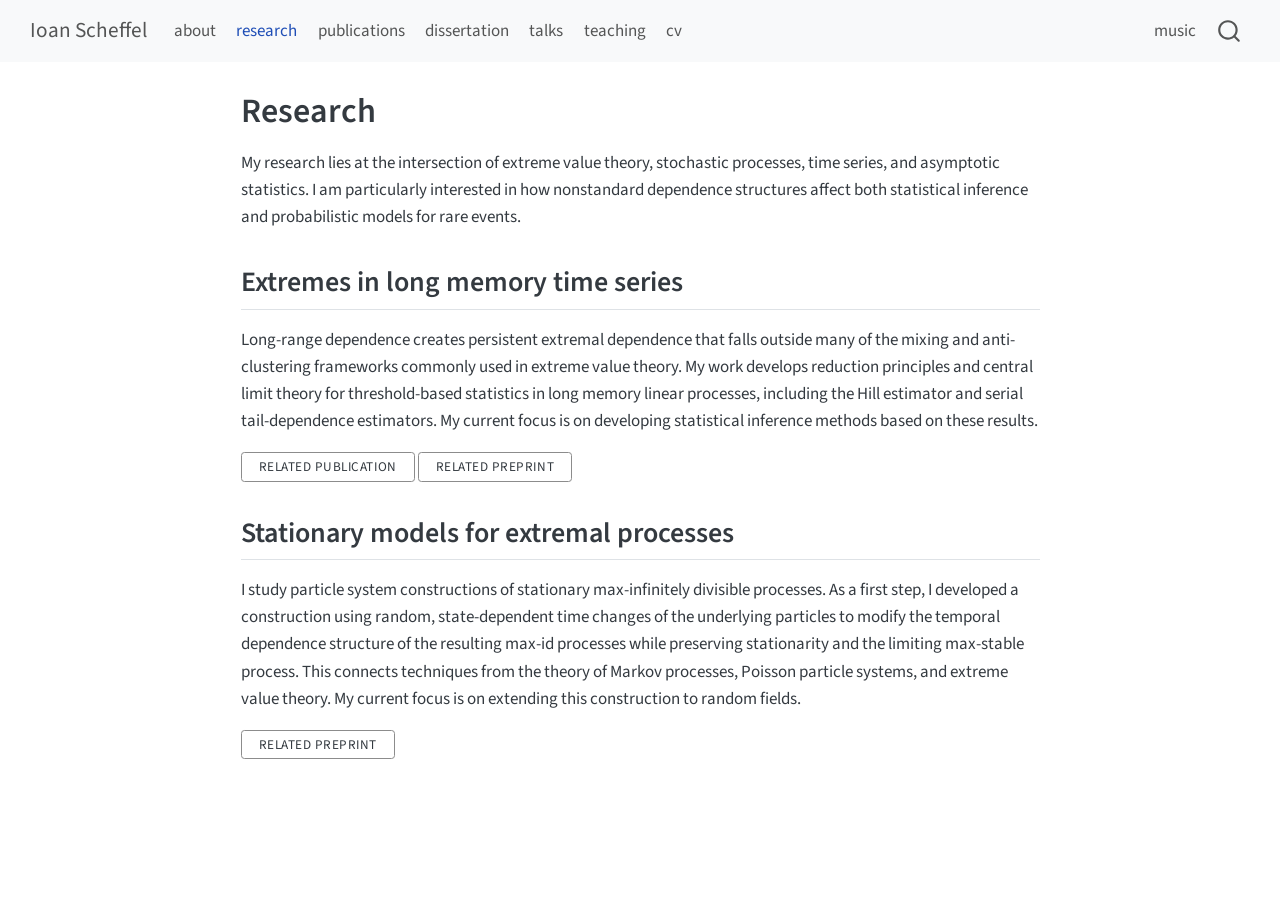
<file: docs/research.html>
<!DOCTYPE html>
<html xmlns="http://www.w3.org/1999/xhtml" lang="en" xml:lang="en"><head>

<meta charset="utf-8">
<meta name="generator" content="quarto-1.10.18">

<meta name="viewport" content="width=device-width, initial-scale=1.0, user-scalable=yes">


<title>Research – Ioan Scheffel</title>
<style>
/* Default styles provided by pandoc.
** See https://pandoc.org/MANUAL.html#variables-for-html for config info.
*/
span.smallcaps{font-variant: small-caps;}
div.columns{display: flex; gap: 1.5em;}
div.column{flex: auto;}
@media screen {
div.columns{gap: min(4vw, 1.5em);}
div.column{overflow-x: auto;}
}
div.hanging-indent{margin-left: 1.5em; text-indent: -1.5em;}
ul.task-list{list-style: none;}
ul.task-list li input[type="checkbox"] {
  width: 0.8em;
  margin: 0 0.8em 0.2em -1em; /* quarto-specific, see https://github.com/quarto-dev/quarto-cli/issues/4556 */ 
  vertical-align: middle;
}
</style>


<script src="site_libs/quarto-nav/quarto-nav.js"></script>
<script src="site_libs/quarto-nav/headroom.min.js"></script>
<script src="site_libs/clipboard/clipboard.min.js"></script>
<script src="site_libs/quarto-search/autocomplete.umd.js"></script>
<script src="site_libs/quarto-search/fuse.min.js"></script>
<script src="site_libs/quarto-search/quarto-search.js"></script>
<meta name="quarto:offset" content="./">
<link href="./favicon.svg" rel="icon" type="image/svg+xml">
<script src="site_libs/quarto-html/quarto.js" type="module"></script>
<script src="site_libs/quarto-html/tabsets/tabsets.js" type="module"></script>
<script src="site_libs/quarto-html/popper.min.js"></script>
<script src="site_libs/quarto-html/tippy.umd.min.js"></script>
<script src="site_libs/quarto-html/anchor.min.js"></script>
<link href="site_libs/quarto-html/tippy.css" rel="stylesheet">
<link href="site_libs/quarto-html/quarto-syntax-highlighting-64a204ab8560d761af7679ceaba22944.css" rel="stylesheet" id="quarto-text-highlighting-styles">
<script src="site_libs/bootstrap/bootstrap.min.js"></script>
<link href="site_libs/bootstrap/bootstrap-icons.css" rel="stylesheet">
<link href="site_libs/bootstrap/bootstrap-61dcac9acd9b0d2df4007399b82c6173.min.css" rel="stylesheet" append-hash="true" id="quarto-bootstrap" data-mode="light">
<script id="quarto-search-options" type="application/json">{
  "location": "navbar",
  "copy-button": false,
  "collapse-after": 3,
  "panel-placement": "end",
  "type": "overlay",
  "limit": 50,
  "keyboard-shortcut": [
    "f",
    "/",
    "s"
  ],
  "show-item-context": false,
  "language": {
    "search-no-results-text": "No results",
    "search-matching-documents-text": "matching documents",
    "search-copy-link-title": "Copy link to search",
    "search-hide-matches-text": "Hide additional matches",
    "search-more-match-text": "more match in this document",
    "search-more-matches-text": "more matches in this document",
    "search-clear-button-title": "Clear",
    "search-text-placeholder": "",
    "search-detached-cancel-button-title": "Cancel",
    "search-submit-button-title": "Submit",
    "search-label": "Search"
  }
}</script>


<link rel="stylesheet" href="styles.css">
<meta property="og:title" content="Research – Ioan Scheffel">
<meta property="og:description" content="Ioan Scheffel — researcher in extreme value theory, stochastic processes, time series, and asymptotic statistics.">
<meta property="og:image" content="https://scheffin.github.io/photo_square.jpg">
<meta property="og:site_name" content="Ioan Scheffel">
<meta name="twitter:title" content="Research – Ioan Scheffel">
<meta name="twitter:description" content="Ioan Scheffel — researcher in extreme value theory, stochastic processes, time series, and asymptotic statistics.">
<meta name="twitter:image" content="https://scheffin.github.io/photo_square.jpg">
<meta name="twitter:card" content="summary_large_image">
</head>

<body class="nav-fixed fullcontent quarto-light">

<div id="quarto-search-results"></div>
  <header id="quarto-header" class="headroom fixed-top">
    <nav class="navbar navbar-expand-lg " data-bs-theme="dark">
      <div class="navbar-container container-fluid">
      <div class="navbar-brand-container mx-auto">
    <a class="navbar-brand" href="./index.html">
    <span class="navbar-title">Ioan Scheffel</span>
    </a>
  </div>
            <div id="quarto-search" class="" title="Search"></div>
          <button class="navbar-toggler" type="button" data-bs-toggle="collapse" data-bs-target="#navbarCollapse" aria-controls="navbarCollapse" role="menu" aria-expanded="false" aria-label="Toggle navigation" onclick="if (window.quartoToggleHeadroom) { window.quartoToggleHeadroom(); }">
  <span class="navbar-toggler-icon"></span>
</button>
          <div class="collapse navbar-collapse" id="navbarCollapse">
            <ul class="navbar-nav navbar-nav-scroll me-auto">
  <li class="nav-item">
    <a class="nav-link" href="./index.html"> 
<span class="menu-text">about</span></a>
  </li>  
  <li class="nav-item">
    <a class="nav-link active" href="./research.html" aria-current="page"> 
<span class="menu-text">research</span></a>
  </li>  
  <li class="nav-item">
    <a class="nav-link" href="./publications.html"> 
<span class="menu-text">publications</span></a>
  </li>  
  <li class="nav-item">
    <a class="nav-link" href="./dissertation.html"> 
<span class="menu-text">dissertation</span></a>
  </li>  
  <li class="nav-item">
    <a class="nav-link" href="./talks.html"> 
<span class="menu-text">talks</span></a>
  </li>  
  <li class="nav-item">
    <a class="nav-link" href="./teaching.html"> 
<span class="menu-text">teaching</span></a>
  </li>  
  <li class="nav-item">
    <a class="nav-link" href="./cv.html"> 
<span class="menu-text">cv</span></a>
  </li>  
</ul>
            <ul class="navbar-nav navbar-nav-scroll ms-auto">
  <li class="nav-item">
    <a class="nav-link" href="./music.html"> 
<span class="menu-text">music</span></a>
  </li>  
</ul>
          </div> <!-- /navcollapse -->
            <div class="quarto-navbar-tools">
</div>
      </div> <!-- /container-fluid -->
    </nav>
</header>
<!-- content -->
<div id="quarto-content" class="quarto-container page-columns page-rows-contents page-layout-article page-navbar">
<!-- sidebar -->
<!-- margin-sidebar -->
    
<!-- main -->
<main class="content" id="quarto-document-content">

<header id="title-block-header" class="quarto-title-block default">
<div class="quarto-title">
<h1 class="title">Research</h1>
</div>



<div class="quarto-title-meta">

    
  
    
  </div>
  


</header>


<p>My research lies at the intersection of extreme value theory, stochastic processes, time series, and asymptotic statistics. I am particularly interested in how nonstandard dependence structures affect both statistical inference and probabilistic models for rare events.</p>
<section id="extremes-in-long-memory-time-series" class="level2">
<h2 class="anchored" data-anchor-id="extremes-in-long-memory-time-series">Extremes in long memory time series</h2>
<p>Long-range dependence creates persistent extremal dependence that falls outside many of the mixing and anti-clustering frameworks commonly used in extreme value theory. My work develops reduction principles and central limit theory for threshold-based statistics in long memory linear processes, including the Hill estimator and serial tail-dependence estimators. My current focus is on developing statistical inference methods based on these results.</p>
<p><a href="https://doi.org/10.1016/j.spa.2026.104929" class="pub-btn" target="_blank" rel="noopener noreferrer">Related publication</a> <a href="https://arxiv.org/abs/2608.10944" class="pub-btn" target="_blank" rel="noopener noreferrer">Related preprint</a></p>
</section>
<section id="stationary-models-for-extremal-processes" class="level2">
<h2 class="anchored" data-anchor-id="stationary-models-for-extremal-processes">Stationary models for extremal processes</h2>
<p>I study particle system constructions of stationary max-infinitely divisible processes. As a first step, I developed a construction using random, state-dependent time changes of the underlying particles to modify the temporal dependence structure of the resulting max-id processes while preserving stationarity and the limiting max-stable process. This connects techniques from the theory of Markov processes, Poisson particle systems, and extreme value theory. My current focus is on extending this construction to random fields.</p>
<p><a href="https://arxiv.org/abs/2604.11434" class="pub-btn" target="_blank" rel="noopener noreferrer">Related preprint</a></p>


</section>

</main> <!-- /main -->
<script id="quarto-html-after-body" type="application/javascript">
  window.document.addEventListener("DOMContentLoaded", function (event) {
    const icon = "";
    const anchorJS = new window.AnchorJS();
    anchorJS.options = {
      placement: 'right',
      icon: icon
    };
    anchorJS.add('.anchored');
    const isCodeAnnotation = (el) => {
      for (const clz of el.classList) {
        if (clz.startsWith('code-annotation-')) {                     
          return true;
        }
      }
      return false;
    }
    const onCopySuccess = function(e) {
      // button target
      const button = e.trigger;
      // don't keep focus
      button.blur();
      // flash "checked"
      button.classList.add('code-copy-button-checked');
      var currentTitle = button.getAttribute("title");
      button.setAttribute("title", "Copied!");
      let tooltip;
      if (window.bootstrap) {
        button.setAttribute("data-bs-toggle", "tooltip");
        button.setAttribute("data-bs-placement", "left");
        button.setAttribute("data-bs-title", "Copied!");
        tooltip = new bootstrap.Tooltip(button, 
          { trigger: "manual", 
            customClass: "code-copy-button-tooltip",
            offset: [0, -8]});
        tooltip.show();    
      }
      setTimeout(function() {
        if (tooltip) {
          tooltip.hide();
          button.removeAttribute("data-bs-title");
          button.removeAttribute("data-bs-toggle");
          button.removeAttribute("data-bs-placement");
        }
        button.setAttribute("title", currentTitle);
        button.classList.remove('code-copy-button-checked');
      }, 1000);
      // clear code selection
      e.clearSelection();
    }
    const getTextToCopy = function(trigger) {
      const outerScaffold = trigger.parentElement.cloneNode(true);
      const codeEl = outerScaffold.querySelector('code');
      for (const childEl of codeEl.children) {
        if (isCodeAnnotation(childEl)) {
          childEl.remove();
        }
      }
      return codeEl.innerText;
    }
    const clipboard = new window.ClipboardJS('.code-copy-button:not([data-in-quarto-modal])', {
      text: getTextToCopy
    });
    clipboard.on('success', onCopySuccess);
    if (window.document.getElementById('quarto-embedded-source-code-modal')) {
      const clipboardModal = new window.ClipboardJS('.code-copy-button[data-in-quarto-modal]', {
        text: getTextToCopy,
        container: window.document.getElementById('quarto-embedded-source-code-modal')
      });
      clipboardModal.on('success', onCopySuccess);
    }
      var localhostRegex = new RegExp(/^(?:http|https):\/\/localhost\:?[0-9]*\//);
      var mailtoRegex = new RegExp(/^mailto:/);
        var filterRegex = new RegExp("https:\/\/scheffin\.github\.io");
      var isInternal = (href) => {
          return filterRegex.test(href) || localhostRegex.test(href) || mailtoRegex.test(href);
      }
      // Inspect non-navigation links and adorn them if external
     var links = window.document.querySelectorAll('a[href]:not(.nav-link):not(.navbar-brand):not(.toc-action):not(.sidebar-link):not(.sidebar-item-toggle):not(.pagination-link):not(.no-external):not([aria-hidden]):not(.dropdown-item):not(.quarto-navigation-tool):not(.about-link)');
      for (var i=0; i<links.length; i++) {
        const link = links[i];
        if (!isInternal(link.href)) {
          // undo the damage that might have been done by quarto-nav.js in the case of
          // links that we want to consider external
          if (link.dataset.originalHref !== undefined) {
            link.href = link.dataset.originalHref;
          }
        }
      }
    function tippyHover(el, contentFn, onTriggerFn, onUntriggerFn) {
      const config = {
        allowHTML: true,
        maxWidth: 500,
        delay: 100,
        arrow: false,
        appendTo: function(el) {
            return el.parentElement;
        },
        interactive: true,
        interactiveBorder: 10,
        theme: 'quarto',
        placement: 'bottom-start',
      };
      if (contentFn) {
        config.content = contentFn;
      }
      if (onTriggerFn) {
        config.onTrigger = onTriggerFn;
      }
      if (onUntriggerFn) {
        config.onUntrigger = onUntriggerFn;
      }
      window.tippy(el, config); 
    }
    const noterefs = window.document.querySelectorAll('a[role="doc-noteref"]');
    for (var i=0; i<noterefs.length; i++) {
      const ref = noterefs[i];
      tippyHover(ref, function() {
        // use id or data attribute instead here
        let href = ref.getAttribute('data-footnote-href') || ref.getAttribute('href');
        try { href = new URL(href).hash; } catch {}
        const id = href.replace(/^#\/?/, "");
        const note = window.document.getElementById(id);
        if (note) {
          return note.innerHTML;
        } else {
          return "";
        }
      });
    }
    const xrefs = window.document.querySelectorAll('a.quarto-xref');
    const processXRef = (id, note) => {
      // Strip column container classes
      const stripColumnClz = (el) => {
        el.classList.remove("page-full", "page-columns");
        if (el.children) {
          for (const child of el.children) {
            stripColumnClz(child);
          }
        }
      }
      stripColumnClz(note)
      if (id === null || id.startsWith('sec-')) {
        // Special case sections, only their first couple elements
        const container = document.createElement("div");
        if (note.children && note.children.length > 2) {
          container.appendChild(note.children[0].cloneNode(true));
          for (let i = 1; i < note.children.length; i++) {
            const child = note.children[i];
            if (child.tagName === "P" && child.innerText === "") {
              continue;
            } else {
              container.appendChild(child.cloneNode(true));
              break;
            }
          }
          if (window.Quarto?.typesetMath) {
            window.Quarto.typesetMath(container);
          }
          return container.innerHTML
        } else {
          if (window.Quarto?.typesetMath) {
            window.Quarto.typesetMath(note);
          }
          return note.innerHTML;
        }
      } else {
        // Remove any anchor links if they are present
        const anchorLink = note.querySelector('a.anchorjs-link');
        if (anchorLink) {
          anchorLink.remove();
        }
        if (window.Quarto?.typesetMath) {
          window.Quarto.typesetMath(note);
        }
        if (note.classList.contains("callout")) {
          return note.outerHTML;
        } else {
          return note.innerHTML;
        }
      }
    }
    for (var i=0; i<xrefs.length; i++) {
      const xref = xrefs[i];
      tippyHover(xref, undefined, function(instance) {
        instance.disable();
        let url = xref.getAttribute('href');
        let hash = undefined; 
        if (url.startsWith('#')) {
          hash = url;
        } else {
          try { hash = new URL(url).hash; } catch {}
        }
        if (hash) {
          const id = hash.replace(/^#\/?/, "");
          const note = window.document.getElementById(id);
          if (note !== null) {
            try {
              const html = processXRef(id, note.cloneNode(true));
              instance.setContent(html);
            } finally {
              instance.enable();
              instance.show();
            }
          } else {
            // See if we can fetch this
            fetch(url.split('#')[0])
            .then(res => res.text())
            .then(html => {
              const parser = new DOMParser();
              const htmlDoc = parser.parseFromString(html, "text/html");
              const note = htmlDoc.getElementById(id);
              if (note !== null) {
                const html = processXRef(id, note);
                instance.setContent(html);
              } 
            }).finally(() => {
              instance.enable();
              instance.show();
            });
          }
        } else {
          // See if we can fetch a full url (with no hash to target)
          // This is a special case and we should probably do some content thinning / targeting
          fetch(url)
          .then(res => res.text())
          .then(html => {
            const parser = new DOMParser();
            const htmlDoc = parser.parseFromString(html, "text/html");
            const note = htmlDoc.querySelector('main.content');
            if (note !== null) {
              // This should only happen for chapter cross references
              // (since there is no id in the URL)
              // remove the first header
              if (note.children.length > 0 && note.children[0].tagName === "HEADER") {
                note.children[0].remove();
              }
              const html = processXRef(null, note);
              instance.setContent(html);
            } 
          }).finally(() => {
            instance.enable();
            instance.show();
          });
        }
      }, function(instance) {
      });
    }
        let selectedAnnoteEl;
        const selectorForAnnotation = ( cell, annotation) => {
          let cellAttr = 'data-code-cell="' + cell + '"';
          let lineAttr = 'data-code-annotation="' +  annotation + '"';
          const selector = 'span[' + cellAttr + '][' + lineAttr + ']';
          return selector;
        }
        const selectCodeLines = (annoteEl) => {
          const doc = window.document;
          const targetCell = annoteEl.getAttribute("data-target-cell");
          const targetAnnotation = annoteEl.getAttribute("data-target-annotation");
          const annoteSpan = window.document.querySelector(selectorForAnnotation(targetCell, targetAnnotation));
          const lines = annoteSpan.getAttribute("data-code-lines").split(",");
          const lineIds = lines.map((line) => {
            return targetCell + "-" + line;
          })
          let top = null;
          let height = null;
          let parent = null;
          if (lineIds.length > 0) {
              //compute the position of the single el (top and bottom and make a div)
              const el = window.document.getElementById(lineIds[0]);
              top = el.offsetTop;
              height = el.offsetHeight;
              parent = el.parentElement.parentElement;
            if (lineIds.length > 1) {
              const lastEl = window.document.getElementById(lineIds[lineIds.length - 1]);
              const bottom = lastEl.offsetTop + lastEl.offsetHeight;
              height = bottom - top;
            }
            if (top !== null && height !== null && parent !== null) {
              // cook up a div (if necessary) and position it 
              let div = window.document.getElementById("code-annotation-line-highlight");
              if (div === null) {
                div = window.document.createElement("div");
                div.setAttribute("id", "code-annotation-line-highlight");
                div.style.position = 'absolute';
                parent.appendChild(div);
              }
              div.style.top = top - 2 + "px";
              div.style.height = height + 4 + "px";
              div.style.left = 0;
              let gutterDiv = window.document.getElementById("code-annotation-line-highlight-gutter");
              if (gutterDiv === null) {
                gutterDiv = window.document.createElement("div");
                gutterDiv.setAttribute("id", "code-annotation-line-highlight-gutter");
                gutterDiv.style.position = 'absolute';
                const codeCell = window.document.getElementById(targetCell);
                const gutter = codeCell.querySelector('.code-annotation-gutter');
                gutter.appendChild(gutterDiv);
              }
              gutterDiv.style.top = top - 2 + "px";
              gutterDiv.style.height = height + 4 + "px";
            }
            selectedAnnoteEl = annoteEl;
          }
        };
        const unselectCodeLines = () => {
          const elementsIds = ["code-annotation-line-highlight", "code-annotation-line-highlight-gutter"];
          elementsIds.forEach((elId) => {
            const div = window.document.getElementById(elId);
            if (div) {
              div.remove();
            }
          });
          selectedAnnoteEl = undefined;
        };
          // Handle positioning of the toggle
      window.addEventListener(
        "resize",
        throttle(() => {
          elRect = undefined;
          if (selectedAnnoteEl) {
            selectCodeLines(selectedAnnoteEl);
          }
        }, 10)
      );
      function throttle(fn, ms) {
      let throttle = false;
      let timer;
        return (...args) => {
          if(!throttle) { // first call gets through
              fn.apply(this, args);
              throttle = true;
          } else { // all the others get throttled
              if(timer) clearTimeout(timer); // cancel #2
              timer = setTimeout(() => {
                fn.apply(this, args);
                timer = throttle = false;
              }, ms);
          }
        };
      }
        // Attach click handler to the DT
        const annoteDls = window.document.querySelectorAll('dt[data-target-cell]');
        for (const annoteDlNode of annoteDls) {
          annoteDlNode.addEventListener('click', (event) => {
            const clickedEl = event.target;
            if (clickedEl !== selectedAnnoteEl) {
              unselectCodeLines();
              const activeEl = window.document.querySelector('dt[data-target-cell].code-annotation-active');
              if (activeEl) {
                activeEl.classList.remove('code-annotation-active');
              }
              selectCodeLines(clickedEl);
              clickedEl.classList.add('code-annotation-active');
            } else {
              // Unselect the line
              unselectCodeLines();
              clickedEl.classList.remove('code-annotation-active');
            }
          });
        }
    const findCites = (el) => {
      const parentEl = el.parentElement;
      if (parentEl) {
        const cites = parentEl.dataset.cites;
        if (cites) {
          return {
            el,
            cites: cites.split(' ')
          };
        } else {
          return findCites(el.parentElement)
        }
      } else {
        return undefined;
      }
    };
    var bibliorefs = window.document.querySelectorAll('a[role="doc-biblioref"]');
    for (var i=0; i<bibliorefs.length; i++) {
      const ref = bibliorefs[i];
      const citeInfo = findCites(ref);
      if (citeInfo) {
        tippyHover(citeInfo.el, function() {
          var popup = window.document.createElement('div');
          citeInfo.cites.forEach(function(cite) {
            var citeDiv = window.document.createElement('div');
            citeDiv.classList.add('hanging-indent');
            citeDiv.classList.add('csl-entry');
            var biblioDiv = window.document.getElementById('ref-' + cite);
            if (biblioDiv) {
              citeDiv.innerHTML = biblioDiv.innerHTML;
            }
            popup.appendChild(citeDiv);
          });
          return popup.innerHTML;
        });
      }
    }
  });
  </script>
</div> <!-- /content -->




</body></html>
</file>
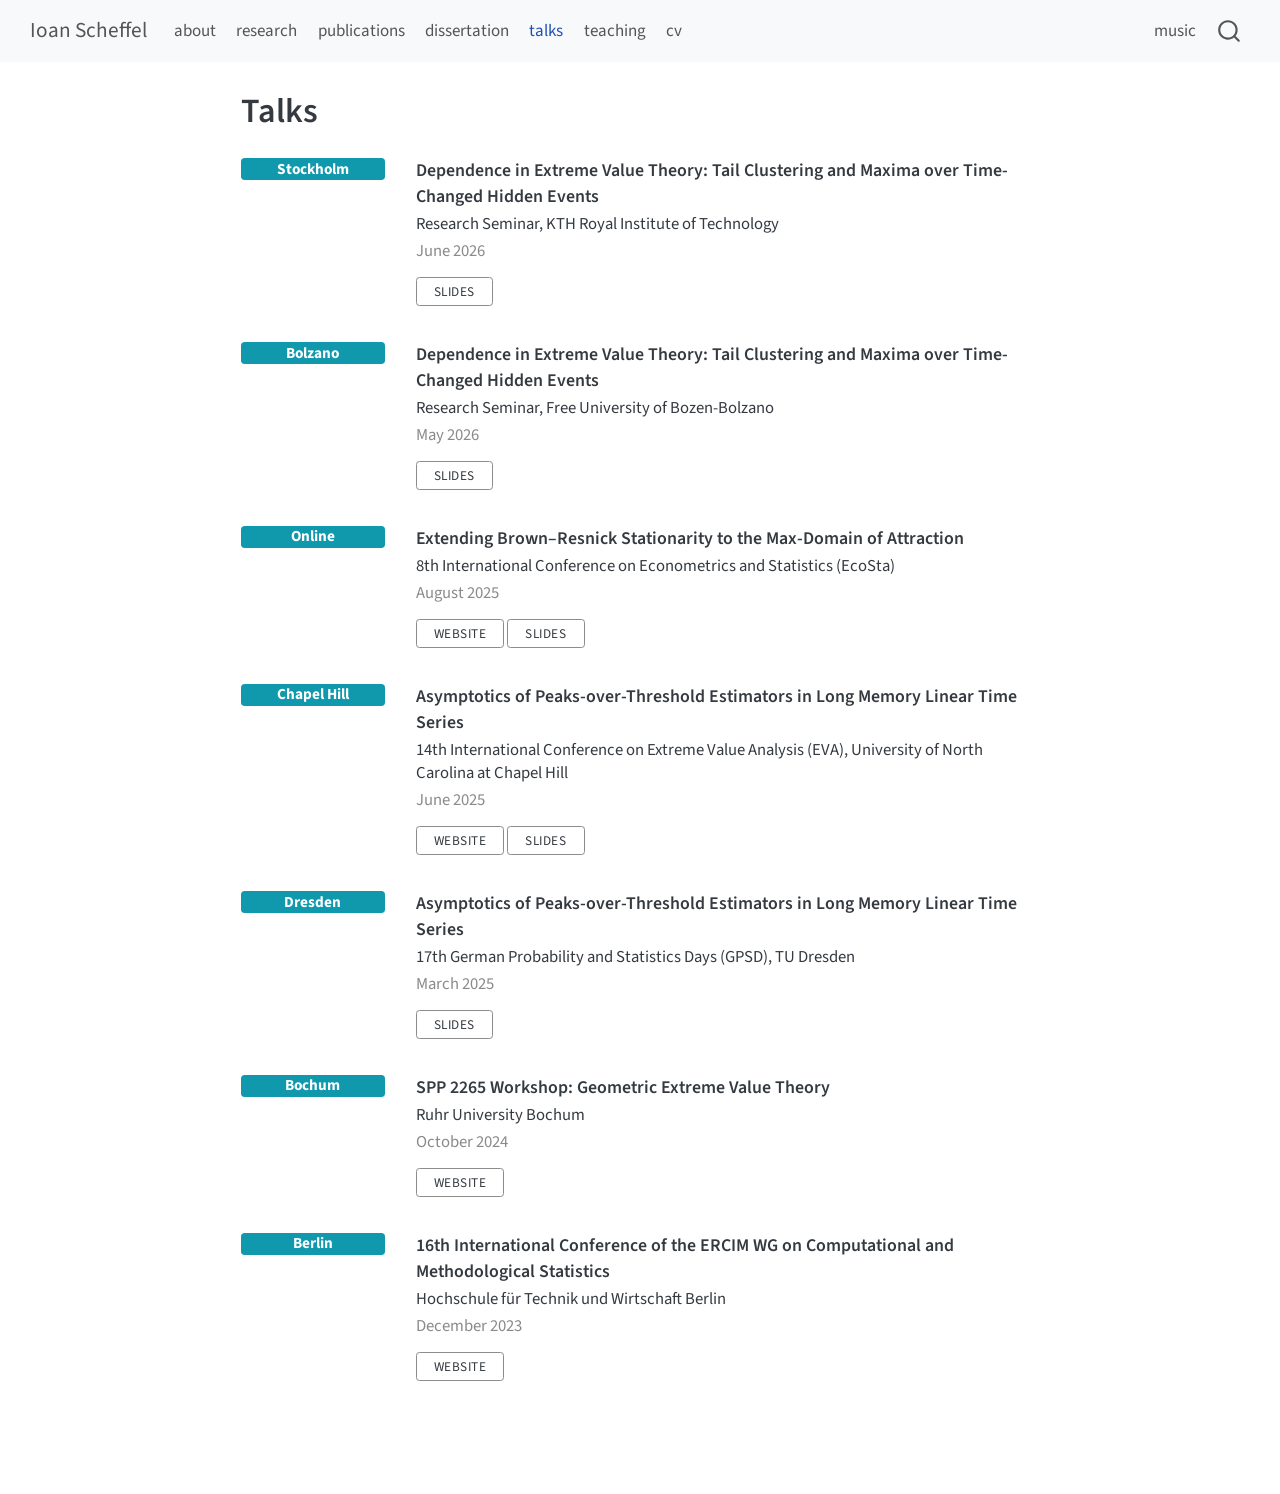
<file: docs/talks.html>
<!DOCTYPE html>
<html xmlns="http://www.w3.org/1999/xhtml" lang="en" xml:lang="en"><head>

<meta charset="utf-8">
<meta name="generator" content="quarto-1.10.18">

<meta name="viewport" content="width=device-width, initial-scale=1.0, user-scalable=yes">


<title>Talks – Ioan Scheffel</title>
<style>
/* Default styles provided by pandoc.
** See https://pandoc.org/MANUAL.html#variables-for-html for config info.
*/
span.smallcaps{font-variant: small-caps;}
div.columns{display: flex; gap: 1.5em;}
div.column{flex: auto;}
@media screen {
div.columns{gap: min(4vw, 1.5em);}
div.column{overflow-x: auto;}
}
div.hanging-indent{margin-left: 1.5em; text-indent: -1.5em;}
ul.task-list{list-style: none;}
ul.task-list li input[type="checkbox"] {
  width: 0.8em;
  margin: 0 0.8em 0.2em -1em; /* quarto-specific, see https://github.com/quarto-dev/quarto-cli/issues/4556 */ 
  vertical-align: middle;
}
</style>


<script src="site_libs/quarto-nav/quarto-nav.js"></script>
<script src="site_libs/quarto-nav/headroom.min.js"></script>
<script src="site_libs/clipboard/clipboard.min.js"></script>
<script src="site_libs/quarto-search/autocomplete.umd.js"></script>
<script src="site_libs/quarto-search/fuse.min.js"></script>
<script src="site_libs/quarto-search/quarto-search.js"></script>
<meta name="quarto:offset" content="./">
<link href="./favicon.svg" rel="icon" type="image/svg+xml">
<script src="site_libs/quarto-html/quarto.js" type="module"></script>
<script src="site_libs/quarto-html/tabsets/tabsets.js" type="module"></script>
<script src="site_libs/quarto-html/popper.min.js"></script>
<script src="site_libs/quarto-html/tippy.umd.min.js"></script>
<script src="site_libs/quarto-html/anchor.min.js"></script>
<link href="site_libs/quarto-html/tippy.css" rel="stylesheet">
<link href="site_libs/quarto-html/quarto-syntax-highlighting-64a204ab8560d761af7679ceaba22944.css" rel="stylesheet" id="quarto-text-highlighting-styles">
<script src="site_libs/bootstrap/bootstrap.min.js"></script>
<link href="site_libs/bootstrap/bootstrap-icons.css" rel="stylesheet">
<link href="site_libs/bootstrap/bootstrap-61dcac9acd9b0d2df4007399b82c6173.min.css" rel="stylesheet" append-hash="true" id="quarto-bootstrap" data-mode="light">
<script id="quarto-search-options" type="application/json">{
  "location": "navbar",
  "copy-button": false,
  "collapse-after": 3,
  "panel-placement": "end",
  "type": "overlay",
  "limit": 50,
  "keyboard-shortcut": [
    "f",
    "/",
    "s"
  ],
  "show-item-context": false,
  "language": {
    "search-no-results-text": "No results",
    "search-matching-documents-text": "matching documents",
    "search-copy-link-title": "Copy link to search",
    "search-hide-matches-text": "Hide additional matches",
    "search-more-match-text": "more match in this document",
    "search-more-matches-text": "more matches in this document",
    "search-clear-button-title": "Clear",
    "search-text-placeholder": "",
    "search-detached-cancel-button-title": "Cancel",
    "search-submit-button-title": "Submit",
    "search-label": "Search"
  }
}</script>


<link rel="stylesheet" href="styles.css">
<meta property="og:title" content="Talks – Ioan Scheffel">
<meta property="og:image" content="https://scheffin.github.io/photo_square.jpg">
<meta property="og:site_name" content="Ioan Scheffel">
<meta name="twitter:title" content="Talks – Ioan Scheffel">
<meta name="twitter:image" content="https://scheffin.github.io/photo_square.jpg">
<meta name="twitter:card" content="summary_large_image">
</head>

<body class="nav-fixed fullcontent quarto-light">

<div id="quarto-search-results"></div>
  <header id="quarto-header" class="headroom fixed-top">
    <nav class="navbar navbar-expand-lg " data-bs-theme="dark">
      <div class="navbar-container container-fluid">
      <div class="navbar-brand-container mx-auto">
    <a class="navbar-brand" href="./index.html">
    <span class="navbar-title">Ioan Scheffel</span>
    </a>
  </div>
            <div id="quarto-search" class="" title="Search"></div>
          <button class="navbar-toggler" type="button" data-bs-toggle="collapse" data-bs-target="#navbarCollapse" aria-controls="navbarCollapse" role="menu" aria-expanded="false" aria-label="Toggle navigation" onclick="if (window.quartoToggleHeadroom) { window.quartoToggleHeadroom(); }">
  <span class="navbar-toggler-icon"></span>
</button>
          <div class="collapse navbar-collapse" id="navbarCollapse">
            <ul class="navbar-nav navbar-nav-scroll me-auto">
  <li class="nav-item">
    <a class="nav-link" href="./index.html"> 
<span class="menu-text">about</span></a>
  </li>  
  <li class="nav-item">
    <a class="nav-link" href="./research.html"> 
<span class="menu-text">research</span></a>
  </li>  
  <li class="nav-item">
    <a class="nav-link" href="./publications.html"> 
<span class="menu-text">publications</span></a>
  </li>  
  <li class="nav-item">
    <a class="nav-link" href="./dissertation.html"> 
<span class="menu-text">dissertation</span></a>
  </li>  
  <li class="nav-item">
    <a class="nav-link active" href="./talks.html" aria-current="page"> 
<span class="menu-text">talks</span></a>
  </li>  
  <li class="nav-item">
    <a class="nav-link" href="./teaching.html"> 
<span class="menu-text">teaching</span></a>
  </li>  
  <li class="nav-item">
    <a class="nav-link" href="./cv.html"> 
<span class="menu-text">cv</span></a>
  </li>  
</ul>
            <ul class="navbar-nav navbar-nav-scroll ms-auto">
  <li class="nav-item">
    <a class="nav-link" href="./music.html"> 
<span class="menu-text">music</span></a>
  </li>  
</ul>
          </div> <!-- /navcollapse -->
            <div class="quarto-navbar-tools">
</div>
      </div> <!-- /container-fluid -->
    </nav>
</header>
<!-- content -->
<div id="quarto-content" class="quarto-container page-columns page-rows-contents page-layout-article page-navbar">
<!-- sidebar -->
<!-- margin-sidebar -->
    
<!-- main -->
<main class="content" id="quarto-document-content">

<header id="title-block-header" class="quarto-title-block default">
<div class="quarto-title">
<h1 class="title">Talks</h1>
</div>



<div class="quarto-title-meta">

    
  
    
  </div>
  


</header>


<div class="talks-list">
<div class="talk-item">
<div class="talk-abbr">
<p>Stockholm</p>
</div>
<div class="talk-body">
<div class="talk-title">
<p>Dependence in Extreme Value Theory: Tail Clustering and Maxima over Time-Changed Hidden Events</p>
</div>
<div class="talk-event">
<p>Research Seminar, KTH Royal Institute of Technology</p>
</div>
<div class="talk-date">
<p>June 2026</p>
</div>
<div class="talk-links">
<p><a href="slides/scheffel_kth_2026.pdf" class="talk-btn" target="_blank" rel="noopener noreferrer">Slides</a></p>
</div>
</div>
</div>
<div class="talk-item">
<div class="talk-abbr">
<p>Bolzano</p>
</div>
<div class="talk-body">
<div class="talk-title">
<p>Dependence in Extreme Value Theory: Tail Clustering and Maxima over Time-Changed Hidden Events</p>
</div>
<div class="talk-event">
<p>Research Seminar, Free University of Bozen-Bolzano</p>
</div>
<div class="talk-date">
<p>May 2026</p>
</div>
<div class="talk-links">
<p><a href="slides/scheffel_unbiz2026.pdf" class="talk-btn" target="_blank" rel="noopener noreferrer">Slides</a></p>
</div>
</div>
</div>
<div class="talk-item">
<div class="talk-abbr">
<p>Online</p>
</div>
<div class="talk-body">
<div class="talk-title">
<p>Extending Brown–Resnick Stationarity to the Max-Domain of Attraction</p>
</div>
<div class="talk-event">
<p>8th International Conference on Econometrics and Statistics (EcoSta)</p>
</div>
<div class="talk-date">
<p>August 2025</p>
</div>
<div class="talk-links">
<p><a href="https://www.cmstatistics.org/EcoSta2025/index.php" class="talk-btn" target="_blank" rel="noopener noreferrer">Website</a> <a href="slides/scheffel_ecosta_2025.pdf" class="talk-btn" target="_blank" rel="noopener noreferrer">Slides</a></p>
</div>
</div>
</div>
<div class="talk-item">
<div class="talk-abbr">
<p>Chapel Hill</p>
</div>
<div class="talk-body">
<div class="talk-title">
<p>Asymptotics of Peaks-over-Threshold Estimators in Long Memory Linear Time Series</p>
</div>
<div class="talk-event">
<p>14th International Conference on Extreme Value Analysis (EVA), University of North Carolina at Chapel Hill</p>
</div>
<div class="talk-date">
<p>June 2025</p>
</div>
<div class="talk-links">
<p><a href="https://eva2025.unc.edu/" class="talk-btn" target="_blank" rel="noopener noreferrer">Website</a> <a href="slides/scheffel_eva_2025.pdf" class="talk-btn" target="_blank" rel="noopener noreferrer">Slides</a></p>
</div>
</div>
</div>
<div class="talk-item">
<div class="talk-abbr">
<p>Dresden</p>
</div>
<div class="talk-body">
<div class="talk-title">
<p>Asymptotics of Peaks-over-Threshold Estimators in Long Memory Linear Time Series</p>
</div>
<div class="talk-event">
<p>17th German Probability and Statistics Days (GPSD), TU Dresden</p>
</div>
<div class="talk-date">
<p>March 2025</p>
</div>
<div class="talk-links">
<p><a href="slides/scheffel_gpsd_2025.pdf" class="talk-btn" target="_blank" rel="noopener noreferrer">Slides</a></p>
</div>
</div>
</div>
<div class="talk-item">
<div class="talk-abbr">
<p>Bochum</p>
</div>
<div class="talk-body">
<div class="talk-title">
<p>SPP 2265 Workshop: Geometric Extreme Value Theory</p>
</div>
<div class="talk-event">
<p>Ruhr University Bochum</p>
</div>
<div class="talk-date">
<p>October 2024</p>
</div>
<div class="talk-links">
<p><a href="https://sites.google.com/view/geometric-extremes-bochum/home" class="talk-btn" target="_blank" rel="noopener noreferrer">Website</a></p>
</div>
</div>
</div>
<div class="talk-item">
<div class="talk-abbr">
<p>Berlin</p>
</div>
<div class="talk-body">
<div class="talk-title">
<p>16th International Conference of the ERCIM WG on Computational and Methodological Statistics</p>
</div>
<div class="talk-event">
<p>Hochschule für Technik und Wirtschaft Berlin</p>
</div>
<div class="talk-date">
<p>December 2023</p>
</div>
<div class="talk-links">
<p><a href="https://www.cmstatistics.org/CMStatistics2023/index.php" class="talk-btn" target="_blank" rel="noopener noreferrer">Website</a></p>
</div>
</div>
</div>
</div>



</main> <!-- /main -->
<script id="quarto-html-after-body" type="application/javascript">
  window.document.addEventListener("DOMContentLoaded", function (event) {
    const icon = "";
    const anchorJS = new window.AnchorJS();
    anchorJS.options = {
      placement: 'right',
      icon: icon
    };
    anchorJS.add('.anchored');
    const isCodeAnnotation = (el) => {
      for (const clz of el.classList) {
        if (clz.startsWith('code-annotation-')) {                     
          return true;
        }
      }
      return false;
    }
    const onCopySuccess = function(e) {
      // button target
      const button = e.trigger;
      // don't keep focus
      button.blur();
      // flash "checked"
      button.classList.add('code-copy-button-checked');
      var currentTitle = button.getAttribute("title");
      button.setAttribute("title", "Copied!");
      let tooltip;
      if (window.bootstrap) {
        button.setAttribute("data-bs-toggle", "tooltip");
        button.setAttribute("data-bs-placement", "left");
        button.setAttribute("data-bs-title", "Copied!");
        tooltip = new bootstrap.Tooltip(button, 
          { trigger: "manual", 
            customClass: "code-copy-button-tooltip",
            offset: [0, -8]});
        tooltip.show();    
      }
      setTimeout(function() {
        if (tooltip) {
          tooltip.hide();
          button.removeAttribute("data-bs-title");
          button.removeAttribute("data-bs-toggle");
          button.removeAttribute("data-bs-placement");
        }
        button.setAttribute("title", currentTitle);
        button.classList.remove('code-copy-button-checked');
      }, 1000);
      // clear code selection
      e.clearSelection();
    }
    const getTextToCopy = function(trigger) {
      const outerScaffold = trigger.parentElement.cloneNode(true);
      const codeEl = outerScaffold.querySelector('code');
      for (const childEl of codeEl.children) {
        if (isCodeAnnotation(childEl)) {
          childEl.remove();
        }
      }
      return codeEl.innerText;
    }
    const clipboard = new window.ClipboardJS('.code-copy-button:not([data-in-quarto-modal])', {
      text: getTextToCopy
    });
    clipboard.on('success', onCopySuccess);
    if (window.document.getElementById('quarto-embedded-source-code-modal')) {
      const clipboardModal = new window.ClipboardJS('.code-copy-button[data-in-quarto-modal]', {
        text: getTextToCopy,
        container: window.document.getElementById('quarto-embedded-source-code-modal')
      });
      clipboardModal.on('success', onCopySuccess);
    }
      var localhostRegex = new RegExp(/^(?:http|https):\/\/localhost\:?[0-9]*\//);
      var mailtoRegex = new RegExp(/^mailto:/);
        var filterRegex = new RegExp("https:\/\/scheffin\.github\.io");
      var isInternal = (href) => {
          return filterRegex.test(href) || localhostRegex.test(href) || mailtoRegex.test(href);
      }
      // Inspect non-navigation links and adorn them if external
     var links = window.document.querySelectorAll('a[href]:not(.nav-link):not(.navbar-brand):not(.toc-action):not(.sidebar-link):not(.sidebar-item-toggle):not(.pagination-link):not(.no-external):not([aria-hidden]):not(.dropdown-item):not(.quarto-navigation-tool):not(.about-link)');
      for (var i=0; i<links.length; i++) {
        const link = links[i];
        if (!isInternal(link.href)) {
          // undo the damage that might have been done by quarto-nav.js in the case of
          // links that we want to consider external
          if (link.dataset.originalHref !== undefined) {
            link.href = link.dataset.originalHref;
          }
        }
      }
    function tippyHover(el, contentFn, onTriggerFn, onUntriggerFn) {
      const config = {
        allowHTML: true,
        maxWidth: 500,
        delay: 100,
        arrow: false,
        appendTo: function(el) {
            return el.parentElement;
        },
        interactive: true,
        interactiveBorder: 10,
        theme: 'quarto',
        placement: 'bottom-start',
      };
      if (contentFn) {
        config.content = contentFn;
      }
      if (onTriggerFn) {
        config.onTrigger = onTriggerFn;
      }
      if (onUntriggerFn) {
        config.onUntrigger = onUntriggerFn;
      }
      window.tippy(el, config); 
    }
    const noterefs = window.document.querySelectorAll('a[role="doc-noteref"]');
    for (var i=0; i<noterefs.length; i++) {
      const ref = noterefs[i];
      tippyHover(ref, function() {
        // use id or data attribute instead here
        let href = ref.getAttribute('data-footnote-href') || ref.getAttribute('href');
        try { href = new URL(href).hash; } catch {}
        const id = href.replace(/^#\/?/, "");
        const note = window.document.getElementById(id);
        if (note) {
          return note.innerHTML;
        } else {
          return "";
        }
      });
    }
    const xrefs = window.document.querySelectorAll('a.quarto-xref');
    const processXRef = (id, note) => {
      // Strip column container classes
      const stripColumnClz = (el) => {
        el.classList.remove("page-full", "page-columns");
        if (el.children) {
          for (const child of el.children) {
            stripColumnClz(child);
          }
        }
      }
      stripColumnClz(note)
      if (id === null || id.startsWith('sec-')) {
        // Special case sections, only their first couple elements
        const container = document.createElement("div");
        if (note.children && note.children.length > 2) {
          container.appendChild(note.children[0].cloneNode(true));
          for (let i = 1; i < note.children.length; i++) {
            const child = note.children[i];
            if (child.tagName === "P" && child.innerText === "") {
              continue;
            } else {
              container.appendChild(child.cloneNode(true));
              break;
            }
          }
          if (window.Quarto?.typesetMath) {
            window.Quarto.typesetMath(container);
          }
          return container.innerHTML
        } else {
          if (window.Quarto?.typesetMath) {
            window.Quarto.typesetMath(note);
          }
          return note.innerHTML;
        }
      } else {
        // Remove any anchor links if they are present
        const anchorLink = note.querySelector('a.anchorjs-link');
        if (anchorLink) {
          anchorLink.remove();
        }
        if (window.Quarto?.typesetMath) {
          window.Quarto.typesetMath(note);
        }
        if (note.classList.contains("callout")) {
          return note.outerHTML;
        } else {
          return note.innerHTML;
        }
      }
    }
    for (var i=0; i<xrefs.length; i++) {
      const xref = xrefs[i];
      tippyHover(xref, undefined, function(instance) {
        instance.disable();
        let url = xref.getAttribute('href');
        let hash = undefined; 
        if (url.startsWith('#')) {
          hash = url;
        } else {
          try { hash = new URL(url).hash; } catch {}
        }
        if (hash) {
          const id = hash.replace(/^#\/?/, "");
          const note = window.document.getElementById(id);
          if (note !== null) {
            try {
              const html = processXRef(id, note.cloneNode(true));
              instance.setContent(html);
            } finally {
              instance.enable();
              instance.show();
            }
          } else {
            // See if we can fetch this
            fetch(url.split('#')[0])
            .then(res => res.text())
            .then(html => {
              const parser = new DOMParser();
              const htmlDoc = parser.parseFromString(html, "text/html");
              const note = htmlDoc.getElementById(id);
              if (note !== null) {
                const html = processXRef(id, note);
                instance.setContent(html);
              } 
            }).finally(() => {
              instance.enable();
              instance.show();
            });
          }
        } else {
          // See if we can fetch a full url (with no hash to target)
          // This is a special case and we should probably do some content thinning / targeting
          fetch(url)
          .then(res => res.text())
          .then(html => {
            const parser = new DOMParser();
            const htmlDoc = parser.parseFromString(html, "text/html");
            const note = htmlDoc.querySelector('main.content');
            if (note !== null) {
              // This should only happen for chapter cross references
              // (since there is no id in the URL)
              // remove the first header
              if (note.children.length > 0 && note.children[0].tagName === "HEADER") {
                note.children[0].remove();
              }
              const html = processXRef(null, note);
              instance.setContent(html);
            } 
          }).finally(() => {
            instance.enable();
            instance.show();
          });
        }
      }, function(instance) {
      });
    }
        let selectedAnnoteEl;
        const selectorForAnnotation = ( cell, annotation) => {
          let cellAttr = 'data-code-cell="' + cell + '"';
          let lineAttr = 'data-code-annotation="' +  annotation + '"';
          const selector = 'span[' + cellAttr + '][' + lineAttr + ']';
          return selector;
        }
        const selectCodeLines = (annoteEl) => {
          const doc = window.document;
          const targetCell = annoteEl.getAttribute("data-target-cell");
          const targetAnnotation = annoteEl.getAttribute("data-target-annotation");
          const annoteSpan = window.document.querySelector(selectorForAnnotation(targetCell, targetAnnotation));
          const lines = annoteSpan.getAttribute("data-code-lines").split(",");
          const lineIds = lines.map((line) => {
            return targetCell + "-" + line;
          })
          let top = null;
          let height = null;
          let parent = null;
          if (lineIds.length > 0) {
              //compute the position of the single el (top and bottom and make a div)
              const el = window.document.getElementById(lineIds[0]);
              top = el.offsetTop;
              height = el.offsetHeight;
              parent = el.parentElement.parentElement;
            if (lineIds.length > 1) {
              const lastEl = window.document.getElementById(lineIds[lineIds.length - 1]);
              const bottom = lastEl.offsetTop + lastEl.offsetHeight;
              height = bottom - top;
            }
            if (top !== null && height !== null && parent !== null) {
              // cook up a div (if necessary) and position it 
              let div = window.document.getElementById("code-annotation-line-highlight");
              if (div === null) {
                div = window.document.createElement("div");
                div.setAttribute("id", "code-annotation-line-highlight");
                div.style.position = 'absolute';
                parent.appendChild(div);
              }
              div.style.top = top - 2 + "px";
              div.style.height = height + 4 + "px";
              div.style.left = 0;
              let gutterDiv = window.document.getElementById("code-annotation-line-highlight-gutter");
              if (gutterDiv === null) {
                gutterDiv = window.document.createElement("div");
                gutterDiv.setAttribute("id", "code-annotation-line-highlight-gutter");
                gutterDiv.style.position = 'absolute';
                const codeCell = window.document.getElementById(targetCell);
                const gutter = codeCell.querySelector('.code-annotation-gutter');
                gutter.appendChild(gutterDiv);
              }
              gutterDiv.style.top = top - 2 + "px";
              gutterDiv.style.height = height + 4 + "px";
            }
            selectedAnnoteEl = annoteEl;
          }
        };
        const unselectCodeLines = () => {
          const elementsIds = ["code-annotation-line-highlight", "code-annotation-line-highlight-gutter"];
          elementsIds.forEach((elId) => {
            const div = window.document.getElementById(elId);
            if (div) {
              div.remove();
            }
          });
          selectedAnnoteEl = undefined;
        };
          // Handle positioning of the toggle
      window.addEventListener(
        "resize",
        throttle(() => {
          elRect = undefined;
          if (selectedAnnoteEl) {
            selectCodeLines(selectedAnnoteEl);
          }
        }, 10)
      );
      function throttle(fn, ms) {
      let throttle = false;
      let timer;
        return (...args) => {
          if(!throttle) { // first call gets through
              fn.apply(this, args);
              throttle = true;
          } else { // all the others get throttled
              if(timer) clearTimeout(timer); // cancel #2
              timer = setTimeout(() => {
                fn.apply(this, args);
                timer = throttle = false;
              }, ms);
          }
        };
      }
        // Attach click handler to the DT
        const annoteDls = window.document.querySelectorAll('dt[data-target-cell]');
        for (const annoteDlNode of annoteDls) {
          annoteDlNode.addEventListener('click', (event) => {
            const clickedEl = event.target;
            if (clickedEl !== selectedAnnoteEl) {
              unselectCodeLines();
              const activeEl = window.document.querySelector('dt[data-target-cell].code-annotation-active');
              if (activeEl) {
                activeEl.classList.remove('code-annotation-active');
              }
              selectCodeLines(clickedEl);
              clickedEl.classList.add('code-annotation-active');
            } else {
              // Unselect the line
              unselectCodeLines();
              clickedEl.classList.remove('code-annotation-active');
            }
          });
        }
    const findCites = (el) => {
      const parentEl = el.parentElement;
      if (parentEl) {
        const cites = parentEl.dataset.cites;
        if (cites) {
          return {
            el,
            cites: cites.split(' ')
          };
        } else {
          return findCites(el.parentElement)
        }
      } else {
        return undefined;
      }
    };
    var bibliorefs = window.document.querySelectorAll('a[role="doc-biblioref"]');
    for (var i=0; i<bibliorefs.length; i++) {
      const ref = bibliorefs[i];
      const citeInfo = findCites(ref);
      if (citeInfo) {
        tippyHover(citeInfo.el, function() {
          var popup = window.document.createElement('div');
          citeInfo.cites.forEach(function(cite) {
            var citeDiv = window.document.createElement('div');
            citeDiv.classList.add('hanging-indent');
            citeDiv.classList.add('csl-entry');
            var biblioDiv = window.document.getElementById('ref-' + cite);
            if (biblioDiv) {
              citeDiv.innerHTML = biblioDiv.innerHTML;
            }
            popup.appendChild(citeDiv);
          });
          return popup.innerHTML;
        });
      }
    }
  });
  </script>
</div> <!-- /content -->




</body></html>
</file>
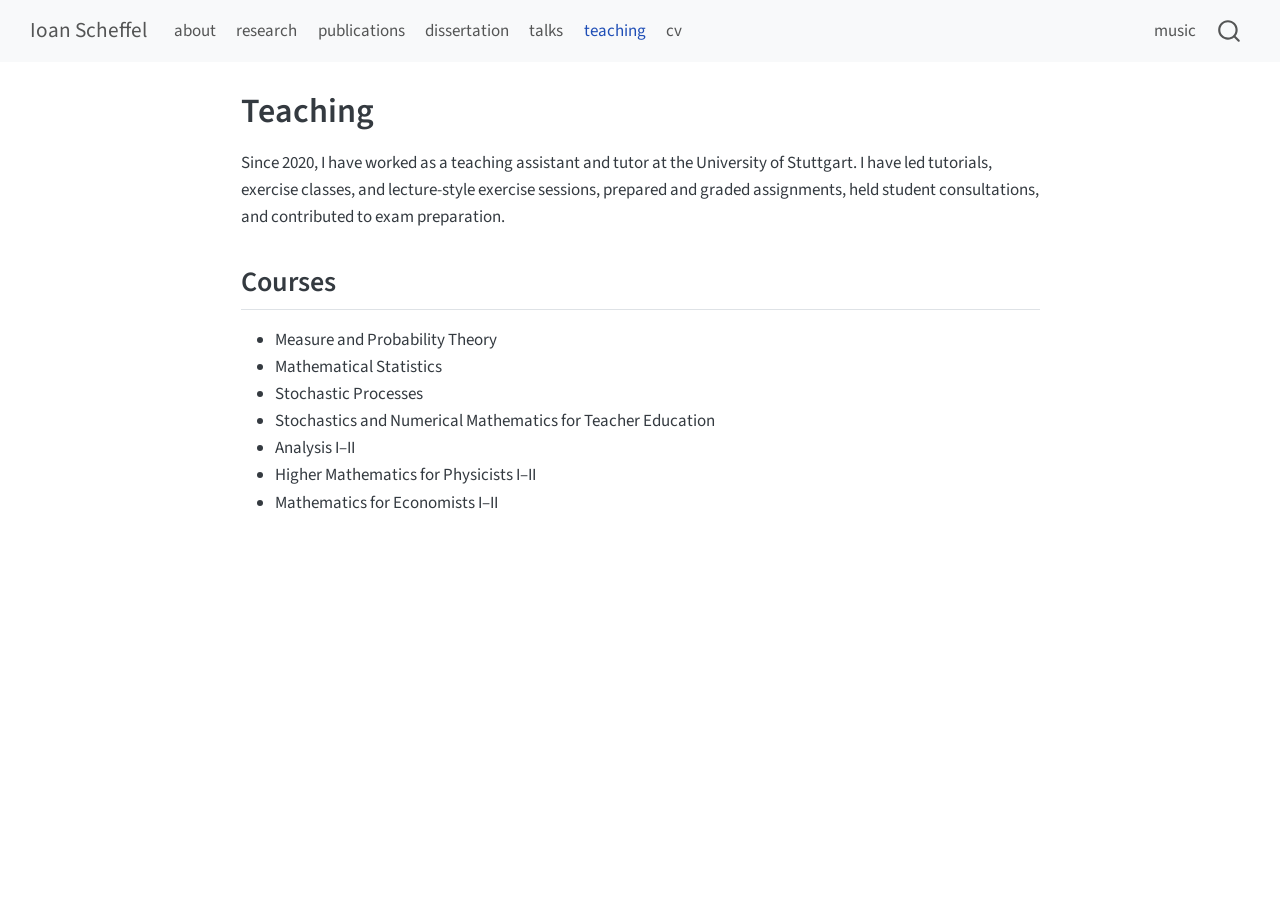
<file: docs/teaching.html>
<!DOCTYPE html>
<html xmlns="http://www.w3.org/1999/xhtml" lang="en" xml:lang="en"><head>

<meta charset="utf-8">
<meta name="generator" content="quarto-1.10.18">

<meta name="viewport" content="width=device-width, initial-scale=1.0, user-scalable=yes">


<title>Teaching – Ioan Scheffel</title>
<style>
/* Default styles provided by pandoc.
** See https://pandoc.org/MANUAL.html#variables-for-html for config info.
*/
span.smallcaps{font-variant: small-caps;}
div.columns{display: flex; gap: 1.5em;}
div.column{flex: auto;}
@media screen {
div.columns{gap: min(4vw, 1.5em);}
div.column{overflow-x: auto;}
}
div.hanging-indent{margin-left: 1.5em; text-indent: -1.5em;}
ul.task-list{list-style: none;}
ul.task-list li input[type="checkbox"] {
  width: 0.8em;
  margin: 0 0.8em 0.2em -1em; /* quarto-specific, see https://github.com/quarto-dev/quarto-cli/issues/4556 */ 
  vertical-align: middle;
}
</style>


<script src="site_libs/quarto-nav/quarto-nav.js"></script>
<script src="site_libs/quarto-nav/headroom.min.js"></script>
<script src="site_libs/clipboard/clipboard.min.js"></script>
<script src="site_libs/quarto-search/autocomplete.umd.js"></script>
<script src="site_libs/quarto-search/fuse.min.js"></script>
<script src="site_libs/quarto-search/quarto-search.js"></script>
<meta name="quarto:offset" content="./">
<link href="./favicon.svg" rel="icon" type="image/svg+xml">
<script src="site_libs/quarto-html/quarto.js" type="module"></script>
<script src="site_libs/quarto-html/tabsets/tabsets.js" type="module"></script>
<script src="site_libs/quarto-html/popper.min.js"></script>
<script src="site_libs/quarto-html/tippy.umd.min.js"></script>
<script src="site_libs/quarto-html/anchor.min.js"></script>
<link href="site_libs/quarto-html/tippy.css" rel="stylesheet">
<link href="site_libs/quarto-html/quarto-syntax-highlighting-64a204ab8560d761af7679ceaba22944.css" rel="stylesheet" id="quarto-text-highlighting-styles">
<script src="site_libs/bootstrap/bootstrap.min.js"></script>
<link href="site_libs/bootstrap/bootstrap-icons.css" rel="stylesheet">
<link href="site_libs/bootstrap/bootstrap-61dcac9acd9b0d2df4007399b82c6173.min.css" rel="stylesheet" append-hash="true" id="quarto-bootstrap" data-mode="light">
<script id="quarto-search-options" type="application/json">{
  "location": "navbar",
  "copy-button": false,
  "collapse-after": 3,
  "panel-placement": "end",
  "type": "overlay",
  "limit": 50,
  "keyboard-shortcut": [
    "f",
    "/",
    "s"
  ],
  "show-item-context": false,
  "language": {
    "search-no-results-text": "No results",
    "search-matching-documents-text": "matching documents",
    "search-copy-link-title": "Copy link to search",
    "search-hide-matches-text": "Hide additional matches",
    "search-more-match-text": "more match in this document",
    "search-more-matches-text": "more matches in this document",
    "search-clear-button-title": "Clear",
    "search-text-placeholder": "",
    "search-detached-cancel-button-title": "Cancel",
    "search-submit-button-title": "Submit",
    "search-label": "Search"
  }
}</script>


<link rel="stylesheet" href="styles.css">
<meta property="og:title" content="Teaching – Ioan Scheffel">
<meta property="og:description" content="Ioan Scheffel — researcher in extreme value theory, stochastic processes, time series, and asymptotic statistics.">
<meta property="og:image" content="https://scheffin.github.io/photo_square.jpg">
<meta property="og:site_name" content="Ioan Scheffel">
<meta name="twitter:title" content="Teaching – Ioan Scheffel">
<meta name="twitter:description" content="Ioan Scheffel — researcher in extreme value theory, stochastic processes, time series, and asymptotic statistics.">
<meta name="twitter:image" content="https://scheffin.github.io/photo_square.jpg">
<meta name="twitter:card" content="summary_large_image">
</head>

<body class="nav-fixed fullcontent quarto-light">

<div id="quarto-search-results"></div>
  <header id="quarto-header" class="headroom fixed-top">
    <nav class="navbar navbar-expand-lg " data-bs-theme="dark">
      <div class="navbar-container container-fluid">
      <div class="navbar-brand-container mx-auto">
    <a class="navbar-brand" href="./index.html">
    <span class="navbar-title">Ioan Scheffel</span>
    </a>
  </div>
            <div id="quarto-search" class="" title="Search"></div>
          <button class="navbar-toggler" type="button" data-bs-toggle="collapse" data-bs-target="#navbarCollapse" aria-controls="navbarCollapse" role="menu" aria-expanded="false" aria-label="Toggle navigation" onclick="if (window.quartoToggleHeadroom) { window.quartoToggleHeadroom(); }">
  <span class="navbar-toggler-icon"></span>
</button>
          <div class="collapse navbar-collapse" id="navbarCollapse">
            <ul class="navbar-nav navbar-nav-scroll me-auto">
  <li class="nav-item">
    <a class="nav-link" href="./index.html"> 
<span class="menu-text">about</span></a>
  </li>  
  <li class="nav-item">
    <a class="nav-link" href="./research.html"> 
<span class="menu-text">research</span></a>
  </li>  
  <li class="nav-item">
    <a class="nav-link" href="./publications.html"> 
<span class="menu-text">publications</span></a>
  </li>  
  <li class="nav-item">
    <a class="nav-link" href="./dissertation.html"> 
<span class="menu-text">dissertation</span></a>
  </li>  
  <li class="nav-item">
    <a class="nav-link" href="./talks.html"> 
<span class="menu-text">talks</span></a>
  </li>  
  <li class="nav-item">
    <a class="nav-link active" href="./teaching.html" aria-current="page"> 
<span class="menu-text">teaching</span></a>
  </li>  
  <li class="nav-item">
    <a class="nav-link" href="./cv.html"> 
<span class="menu-text">cv</span></a>
  </li>  
</ul>
            <ul class="navbar-nav navbar-nav-scroll ms-auto">
  <li class="nav-item">
    <a class="nav-link" href="./music.html"> 
<span class="menu-text">music</span></a>
  </li>  
</ul>
          </div> <!-- /navcollapse -->
            <div class="quarto-navbar-tools">
</div>
      </div> <!-- /container-fluid -->
    </nav>
</header>
<!-- content -->
<div id="quarto-content" class="quarto-container page-columns page-rows-contents page-layout-article page-navbar">
<!-- sidebar -->
<!-- margin-sidebar -->
    
<!-- main -->
<main class="content" id="quarto-document-content">

<header id="title-block-header" class="quarto-title-block default">
<div class="quarto-title">
<h1 class="title">Teaching</h1>
</div>



<div class="quarto-title-meta">

    
  
    
  </div>
  


</header>


<p>Since 2020, I have worked as a teaching assistant and tutor at the University of Stuttgart. I have led tutorials, exercise classes, and lecture-style exercise sessions, prepared and graded assignments, held student consultations, and contributed to exam preparation.</p>
<section id="courses" class="level2">
<h2 class="anchored" data-anchor-id="courses">Courses</h2>
<ul>
<li>Measure and Probability Theory</li>
<li>Mathematical Statistics</li>
<li>Stochastic Processes</li>
<li>Stochastics and Numerical Mathematics for Teacher Education</li>
<li>Analysis I–II</li>
<li>Higher Mathematics for Physicists I–II</li>
<li>Mathematics for Economists I–II</li>
</ul>


</section>

</main> <!-- /main -->
<script id="quarto-html-after-body" type="application/javascript">
  window.document.addEventListener("DOMContentLoaded", function (event) {
    const icon = "";
    const anchorJS = new window.AnchorJS();
    anchorJS.options = {
      placement: 'right',
      icon: icon
    };
    anchorJS.add('.anchored');
    const isCodeAnnotation = (el) => {
      for (const clz of el.classList) {
        if (clz.startsWith('code-annotation-')) {                     
          return true;
        }
      }
      return false;
    }
    const onCopySuccess = function(e) {
      // button target
      const button = e.trigger;
      // don't keep focus
      button.blur();
      // flash "checked"
      button.classList.add('code-copy-button-checked');
      var currentTitle = button.getAttribute("title");
      button.setAttribute("title", "Copied!");
      let tooltip;
      if (window.bootstrap) {
        button.setAttribute("data-bs-toggle", "tooltip");
        button.setAttribute("data-bs-placement", "left");
        button.setAttribute("data-bs-title", "Copied!");
        tooltip = new bootstrap.Tooltip(button, 
          { trigger: "manual", 
            customClass: "code-copy-button-tooltip",
            offset: [0, -8]});
        tooltip.show();    
      }
      setTimeout(function() {
        if (tooltip) {
          tooltip.hide();
          button.removeAttribute("data-bs-title");
          button.removeAttribute("data-bs-toggle");
          button.removeAttribute("data-bs-placement");
        }
        button.setAttribute("title", currentTitle);
        button.classList.remove('code-copy-button-checked');
      }, 1000);
      // clear code selection
      e.clearSelection();
    }
    const getTextToCopy = function(trigger) {
      const outerScaffold = trigger.parentElement.cloneNode(true);
      const codeEl = outerScaffold.querySelector('code');
      for (const childEl of codeEl.children) {
        if (isCodeAnnotation(childEl)) {
          childEl.remove();
        }
      }
      return codeEl.innerText;
    }
    const clipboard = new window.ClipboardJS('.code-copy-button:not([data-in-quarto-modal])', {
      text: getTextToCopy
    });
    clipboard.on('success', onCopySuccess);
    if (window.document.getElementById('quarto-embedded-source-code-modal')) {
      const clipboardModal = new window.ClipboardJS('.code-copy-button[data-in-quarto-modal]', {
        text: getTextToCopy,
        container: window.document.getElementById('quarto-embedded-source-code-modal')
      });
      clipboardModal.on('success', onCopySuccess);
    }
      var localhostRegex = new RegExp(/^(?:http|https):\/\/localhost\:?[0-9]*\//);
      var mailtoRegex = new RegExp(/^mailto:/);
        var filterRegex = new RegExp("https:\/\/scheffin\.github\.io");
      var isInternal = (href) => {
          return filterRegex.test(href) || localhostRegex.test(href) || mailtoRegex.test(href);
      }
      // Inspect non-navigation links and adorn them if external
     var links = window.document.querySelectorAll('a[href]:not(.nav-link):not(.navbar-brand):not(.toc-action):not(.sidebar-link):not(.sidebar-item-toggle):not(.pagination-link):not(.no-external):not([aria-hidden]):not(.dropdown-item):not(.quarto-navigation-tool):not(.about-link)');
      for (var i=0; i<links.length; i++) {
        const link = links[i];
        if (!isInternal(link.href)) {
          // undo the damage that might have been done by quarto-nav.js in the case of
          // links that we want to consider external
          if (link.dataset.originalHref !== undefined) {
            link.href = link.dataset.originalHref;
          }
        }
      }
    function tippyHover(el, contentFn, onTriggerFn, onUntriggerFn) {
      const config = {
        allowHTML: true,
        maxWidth: 500,
        delay: 100,
        arrow: false,
        appendTo: function(el) {
            return el.parentElement;
        },
        interactive: true,
        interactiveBorder: 10,
        theme: 'quarto',
        placement: 'bottom-start',
      };
      if (contentFn) {
        config.content = contentFn;
      }
      if (onTriggerFn) {
        config.onTrigger = onTriggerFn;
      }
      if (onUntriggerFn) {
        config.onUntrigger = onUntriggerFn;
      }
      window.tippy(el, config); 
    }
    const noterefs = window.document.querySelectorAll('a[role="doc-noteref"]');
    for (var i=0; i<noterefs.length; i++) {
      const ref = noterefs[i];
      tippyHover(ref, function() {
        // use id or data attribute instead here
        let href = ref.getAttribute('data-footnote-href') || ref.getAttribute('href');
        try { href = new URL(href).hash; } catch {}
        const id = href.replace(/^#\/?/, "");
        const note = window.document.getElementById(id);
        if (note) {
          return note.innerHTML;
        } else {
          return "";
        }
      });
    }
    const xrefs = window.document.querySelectorAll('a.quarto-xref');
    const processXRef = (id, note) => {
      // Strip column container classes
      const stripColumnClz = (el) => {
        el.classList.remove("page-full", "page-columns");
        if (el.children) {
          for (const child of el.children) {
            stripColumnClz(child);
          }
        }
      }
      stripColumnClz(note)
      if (id === null || id.startsWith('sec-')) {
        // Special case sections, only their first couple elements
        const container = document.createElement("div");
        if (note.children && note.children.length > 2) {
          container.appendChild(note.children[0].cloneNode(true));
          for (let i = 1; i < note.children.length; i++) {
            const child = note.children[i];
            if (child.tagName === "P" && child.innerText === "") {
              continue;
            } else {
              container.appendChild(child.cloneNode(true));
              break;
            }
          }
          if (window.Quarto?.typesetMath) {
            window.Quarto.typesetMath(container);
          }
          return container.innerHTML
        } else {
          if (window.Quarto?.typesetMath) {
            window.Quarto.typesetMath(note);
          }
          return note.innerHTML;
        }
      } else {
        // Remove any anchor links if they are present
        const anchorLink = note.querySelector('a.anchorjs-link');
        if (anchorLink) {
          anchorLink.remove();
        }
        if (window.Quarto?.typesetMath) {
          window.Quarto.typesetMath(note);
        }
        if (note.classList.contains("callout")) {
          return note.outerHTML;
        } else {
          return note.innerHTML;
        }
      }
    }
    for (var i=0; i<xrefs.length; i++) {
      const xref = xrefs[i];
      tippyHover(xref, undefined, function(instance) {
        instance.disable();
        let url = xref.getAttribute('href');
        let hash = undefined; 
        if (url.startsWith('#')) {
          hash = url;
        } else {
          try { hash = new URL(url).hash; } catch {}
        }
        if (hash) {
          const id = hash.replace(/^#\/?/, "");
          const note = window.document.getElementById(id);
          if (note !== null) {
            try {
              const html = processXRef(id, note.cloneNode(true));
              instance.setContent(html);
            } finally {
              instance.enable();
              instance.show();
            }
          } else {
            // See if we can fetch this
            fetch(url.split('#')[0])
            .then(res => res.text())
            .then(html => {
              const parser = new DOMParser();
              const htmlDoc = parser.parseFromString(html, "text/html");
              const note = htmlDoc.getElementById(id);
              if (note !== null) {
                const html = processXRef(id, note);
                instance.setContent(html);
              } 
            }).finally(() => {
              instance.enable();
              instance.show();
            });
          }
        } else {
          // See if we can fetch a full url (with no hash to target)
          // This is a special case and we should probably do some content thinning / targeting
          fetch(url)
          .then(res => res.text())
          .then(html => {
            const parser = new DOMParser();
            const htmlDoc = parser.parseFromString(html, "text/html");
            const note = htmlDoc.querySelector('main.content');
            if (note !== null) {
              // This should only happen for chapter cross references
              // (since there is no id in the URL)
              // remove the first header
              if (note.children.length > 0 && note.children[0].tagName === "HEADER") {
                note.children[0].remove();
              }
              const html = processXRef(null, note);
              instance.setContent(html);
            } 
          }).finally(() => {
            instance.enable();
            instance.show();
          });
        }
      }, function(instance) {
      });
    }
        let selectedAnnoteEl;
        const selectorForAnnotation = ( cell, annotation) => {
          let cellAttr = 'data-code-cell="' + cell + '"';
          let lineAttr = 'data-code-annotation="' +  annotation + '"';
          const selector = 'span[' + cellAttr + '][' + lineAttr + ']';
          return selector;
        }
        const selectCodeLines = (annoteEl) => {
          const doc = window.document;
          const targetCell = annoteEl.getAttribute("data-target-cell");
          const targetAnnotation = annoteEl.getAttribute("data-target-annotation");
          const annoteSpan = window.document.querySelector(selectorForAnnotation(targetCell, targetAnnotation));
          const lines = annoteSpan.getAttribute("data-code-lines").split(",");
          const lineIds = lines.map((line) => {
            return targetCell + "-" + line;
          })
          let top = null;
          let height = null;
          let parent = null;
          if (lineIds.length > 0) {
              //compute the position of the single el (top and bottom and make a div)
              const el = window.document.getElementById(lineIds[0]);
              top = el.offsetTop;
              height = el.offsetHeight;
              parent = el.parentElement.parentElement;
            if (lineIds.length > 1) {
              const lastEl = window.document.getElementById(lineIds[lineIds.length - 1]);
              const bottom = lastEl.offsetTop + lastEl.offsetHeight;
              height = bottom - top;
            }
            if (top !== null && height !== null && parent !== null) {
              // cook up a div (if necessary) and position it 
              let div = window.document.getElementById("code-annotation-line-highlight");
              if (div === null) {
                div = window.document.createElement("div");
                div.setAttribute("id", "code-annotation-line-highlight");
                div.style.position = 'absolute';
                parent.appendChild(div);
              }
              div.style.top = top - 2 + "px";
              div.style.height = height + 4 + "px";
              div.style.left = 0;
              let gutterDiv = window.document.getElementById("code-annotation-line-highlight-gutter");
              if (gutterDiv === null) {
                gutterDiv = window.document.createElement("div");
                gutterDiv.setAttribute("id", "code-annotation-line-highlight-gutter");
                gutterDiv.style.position = 'absolute';
                const codeCell = window.document.getElementById(targetCell);
                const gutter = codeCell.querySelector('.code-annotation-gutter');
                gutter.appendChild(gutterDiv);
              }
              gutterDiv.style.top = top - 2 + "px";
              gutterDiv.style.height = height + 4 + "px";
            }
            selectedAnnoteEl = annoteEl;
          }
        };
        const unselectCodeLines = () => {
          const elementsIds = ["code-annotation-line-highlight", "code-annotation-line-highlight-gutter"];
          elementsIds.forEach((elId) => {
            const div = window.document.getElementById(elId);
            if (div) {
              div.remove();
            }
          });
          selectedAnnoteEl = undefined;
        };
          // Handle positioning of the toggle
      window.addEventListener(
        "resize",
        throttle(() => {
          elRect = undefined;
          if (selectedAnnoteEl) {
            selectCodeLines(selectedAnnoteEl);
          }
        }, 10)
      );
      function throttle(fn, ms) {
      let throttle = false;
      let timer;
        return (...args) => {
          if(!throttle) { // first call gets through
              fn.apply(this, args);
              throttle = true;
          } else { // all the others get throttled
              if(timer) clearTimeout(timer); // cancel #2
              timer = setTimeout(() => {
                fn.apply(this, args);
                timer = throttle = false;
              }, ms);
          }
        };
      }
        // Attach click handler to the DT
        const annoteDls = window.document.querySelectorAll('dt[data-target-cell]');
        for (const annoteDlNode of annoteDls) {
          annoteDlNode.addEventListener('click', (event) => {
            const clickedEl = event.target;
            if (clickedEl !== selectedAnnoteEl) {
              unselectCodeLines();
              const activeEl = window.document.querySelector('dt[data-target-cell].code-annotation-active');
              if (activeEl) {
                activeEl.classList.remove('code-annotation-active');
              }
              selectCodeLines(clickedEl);
              clickedEl.classList.add('code-annotation-active');
            } else {
              // Unselect the line
              unselectCodeLines();
              clickedEl.classList.remove('code-annotation-active');
            }
          });
        }
    const findCites = (el) => {
      const parentEl = el.parentElement;
      if (parentEl) {
        const cites = parentEl.dataset.cites;
        if (cites) {
          return {
            el,
            cites: cites.split(' ')
          };
        } else {
          return findCites(el.parentElement)
        }
      } else {
        return undefined;
      }
    };
    var bibliorefs = window.document.querySelectorAll('a[role="doc-biblioref"]');
    for (var i=0; i<bibliorefs.length; i++) {
      const ref = bibliorefs[i];
      const citeInfo = findCites(ref);
      if (citeInfo) {
        tippyHover(citeInfo.el, function() {
          var popup = window.document.createElement('div');
          citeInfo.cites.forEach(function(cite) {
            var citeDiv = window.document.createElement('div');
            citeDiv.classList.add('hanging-indent');
            citeDiv.classList.add('csl-entry');
            var biblioDiv = window.document.getElementById('ref-' + cite);
            if (biblioDiv) {
              citeDiv.innerHTML = biblioDiv.innerHTML;
            }
            popup.appendChild(citeDiv);
          });
          return popup.innerHTML;
        });
      }
    }
  });
  </script>
</div> <!-- /content -->




</body></html>
</file>
<file: docs/site_libs/quarto-html/tippy.css>
.tippy-box[data-animation=fade][data-state=hidden]{opacity:0}[data-tippy-root]{max-width:calc(100vw - 10px)}.tippy-box{position:relative;background-color:#333;color:#fff;border-radius:4px;font-size:14px;line-height:1.4;white-space:normal;outline:0;transition-property:transform,visibility,opacity}.tippy-box[data-placement^=top]>.tippy-arrow{bottom:0}.tippy-box[data-placement^=top]>.tippy-arrow:before{bottom:-7px;left:0;border-width:8px 8px 0;border-top-color:initial;transform-origin:center top}.tippy-box[data-placement^=bottom]>.tippy-arrow{top:0}.tippy-box[data-placement^=bottom]>.tippy-arrow:before{top:-7px;left:0;border-width:0 8px 8px;border-bottom-color:initial;transform-origin:center bottom}.tippy-box[data-placement^=left]>.tippy-arrow{right:0}.tippy-box[data-placement^=left]>.tippy-arrow:before{border-width:8px 0 8px 8px;border-left-color:initial;right:-7px;transform-origin:center left}.tippy-box[data-placement^=right]>.tippy-arrow{left:0}.tippy-box[data-placement^=right]>.tippy-arrow:before{left:-7px;border-width:8px 8px 8px 0;border-right-color:initial;transform-origin:center right}.tippy-box[data-inertia][data-state=visible]{transition-timing-function:cubic-bezier(.54,1.5,.38,1.11)}.tippy-arrow{width:16px;height:16px;color:#333}.tippy-arrow:before{content:"";position:absolute;border-color:transparent;border-style:solid}.tippy-content{position:relative;padding:5px 9px;z-index:1}
</file>
<file: docs/site_libs/quarto-html/quarto-syntax-highlighting-64a204ab8560d761af7679ceaba22944.css>
/* quarto syntax highlight colors */
:root {
  --quarto-hl-ot-color: #003B4F;
  --quarto-hl-at-color: #657422;
  --quarto-hl-ss-color: #20794D;
  --quarto-hl-an-color: #5E5E5E;
  --quarto-hl-fu-color: #4758AB;
  --quarto-hl-st-color: #20794D;
  --quarto-hl-cf-color: #003B4F;
  --quarto-hl-op-color: #5E5E5E;
  --quarto-hl-er-color: #AD0000;
  --quarto-hl-bn-color: #AD0000;
  --quarto-hl-al-color: #AD0000;
  --quarto-hl-va-color: #111111;
  --quarto-hl-bu-color: inherit;
  --quarto-hl-ex-color: inherit;
  --quarto-hl-pp-color: #AD0000;
  --quarto-hl-in-color: #5E5E5E;
  --quarto-hl-vs-color: #20794D;
  --quarto-hl-wa-color: #5E5E5E;
  --quarto-hl-do-color: #5E5E5E;
  --quarto-hl-im-color: #00769E;
  --quarto-hl-ch-color: #20794D;
  --quarto-hl-dt-color: #AD0000;
  --quarto-hl-fl-color: #AD0000;
  --quarto-hl-co-color: #5E5E5E;
  --quarto-hl-cv-color: #5E5E5E;
  --quarto-hl-cn-color: #8f5902;
  --quarto-hl-sc-color: #5E5E5E;
  --quarto-hl-dv-color: #AD0000;
  --quarto-hl-kw-color: #003B4F;
}

/* other quarto variables */
:root {
  --quarto-font-monospace: SFMono-Regular, Menlo, Monaco, Consolas, "Liberation Mono", "Courier New", monospace;
}

/* syntax highlight based on Pandoc's rules */
pre > code.sourceCode > span {
  color: #003B4F;
}

code.sourceCode > span {
  color: #003B4F;
}

div.sourceCode,
div.sourceCode pre.sourceCode {
  color: #003B4F;
}

/* Normal */
code span {
  color: #003B4F;
}

/* Alert */
code span.al {
  color: #AD0000;
  font-style: inherit;
}

/* Annotation */
code span.an {
  color: #5E5E5E;
  font-style: inherit;
}

/* Attribute */
code span.at {
  color: #657422;
  font-style: inherit;
}

/* BaseN */
code span.bn {
  color: #AD0000;
  font-style: inherit;
}

/* BuiltIn */
code span.bu {
  font-style: inherit;
}

/* ControlFlow */
code span.cf {
  color: #003B4F;
  font-weight: bold;
  font-style: inherit;
}

/* Char */
code span.ch {
  color: #20794D;
  font-style: inherit;
}

/* Constant */
code span.cn {
  color: #8f5902;
  font-style: inherit;
}

/* Comment */
code span.co {
  color: #5E5E5E;
  font-style: inherit;
}

/* CommentVar */
code span.cv {
  color: #5E5E5E;
  font-style: italic;
}

/* Documentation */
code span.do {
  color: #5E5E5E;
  font-style: italic;
}

/* DataType */
code span.dt {
  color: #AD0000;
  font-style: inherit;
}

/* DecVal */
code span.dv {
  color: #AD0000;
  font-style: inherit;
}

/* Error */
code span.er {
  color: #AD0000;
  font-style: inherit;
}

/* Extension */
code span.ex {
  font-style: inherit;
}

/* Float */
code span.fl {
  color: #AD0000;
  font-style: inherit;
}

/* Function */
code span.fu {
  color: #4758AB;
  font-style: inherit;
}

/* Import */
code span.im {
  color: #00769E;
  font-style: inherit;
}

/* Information */
code span.in {
  color: #5E5E5E;
  font-style: inherit;
}

/* Keyword */
code span.kw {
  color: #003B4F;
  font-weight: bold;
  font-style: inherit;
}

/* Operator */
code span.op {
  color: #5E5E5E;
  font-style: inherit;
}

/* Other */
code span.ot {
  color: #003B4F;
  font-style: inherit;
}

/* Preprocessor */
code span.pp {
  color: #AD0000;
  font-style: inherit;
}

/* SpecialChar */
code span.sc {
  color: #5E5E5E;
  font-style: inherit;
}

/* SpecialString */
code span.ss {
  color: #20794D;
  font-style: inherit;
}

/* String */
code span.st {
  color: #20794D;
  font-style: inherit;
}

/* Variable */
code span.va {
  color: #111111;
  font-style: inherit;
}

/* VerbatimString */
code span.vs {
  color: #20794D;
  font-style: inherit;
}

/* Warning */
code span.wa {
  color: #5E5E5E;
  font-style: italic;
}

.prevent-inlining {
  content: "</";
}

/*# sourceMappingURL=9d8d5bb603a83b8298b89080a598c93b.css.map */
</file>
<file: docs/styles.css>
body {
  line-height: 1.6;
}

.cv-entry {
  display: grid;
  grid-template-columns: 7rem 1fr;
  column-gap: 1.5rem;
  margin-bottom: 1.2rem;
  align-items: start;
}

.cv-date {
  font-weight: 600;
  white-space: nowrap;
}

.cv-main {
  line-height: 1.45;
}

.cv-main p {
  margin: 0;
}

.cv-main p + p {
  margin-top: 0.15rem;
}

.talks-list {
  margin-top: 1.5rem;
}
.talk-item {
  display: grid;
  grid-template-columns: 8.5rem 1fr;
  column-gap: 1.8rem;
  align-items: start;
  margin-bottom: 2.1rem;
}

.talk-abbr {
  display: inline-block;
  background: #1098ad;
  color: #ffffff;
  font-weight: 700;
  font-size: 0.9rem;
  line-height: 1;
  padding: 0.2rem 0.7rem;
  border-radius: 0.22rem;
  white-space: nowrap;
  text-align: center;
}

.talk-abbr p,
.talk-title p,
.talk-event p,
.talk-date p,
.talk-links p {
  margin: 0;
}

.talk-title {
  font-size: 1.05rem;
  font-weight: 600;
  line-height: 1.45;
  margin: 0 0 0.2rem 0;
}

.talk-event {
  font-size: 0.98rem;
  line-height: 1.4;
  margin: 0 0 0.1rem 0;
}

.talk-date {
  color: #8a8a8a;
  font-size: 0.98rem;
  margin: 0 0 0.7rem 0;
}

.talk-links {
  display: flex;
  gap: 0.6rem;
  flex-wrap: wrap;
}

.talk-btn {
  display: inline-block;
  padding: 0.42rem 1rem;
  border: 1px solid #8c8c8c;
  border-radius: 0.2rem;
  color: inherit;
  text-decoration: none;
  font-size: 0.78rem;
  line-height: 1;
  letter-spacing: 0.04em;
  text-transform: uppercase;
  background: transparent;
}
.pub-list {
  margin-top: 1.2rem;
}

.pub-item {
  display: grid;
  grid-template-columns: 8.5rem 1fr;
  column-gap: 1.8rem;
  align-items: start;
  margin-bottom: 2.2rem;
}

.pub-abbr {
  display: inline-block;
  background: #1098ad;
  color: #ffffff;
  font-weight: 700;
  font-size: 0.9rem;
  line-height: 1;
  padding: 0.2rem 0.9rem;
  border-radius: 0.22rem;
  white-space: nowrap;
  text-align: center;
}

.pub-body {
  min-width: 0;
}

.pub-title {
  font-size: 1.05rem;
  font-weight: 600;
  line-height: 1.45;
  margin: 0 0 0.15rem 0;
}

.pub-authors {
  font-size: 1rem;
  line-height: 1.45;
  margin: 0 0 0.1rem 0;
}

.pub-venue {
  font-size: 1rem;
  line-height: 1.45;
  margin: 0 0 0.7rem 0;
}

.pub-links {
  display: flex;
  gap: 0.6rem;
  flex-wrap: wrap;
  align-items: flex-start;
}

.pub-btn {
  display: inline-block;
  padding: 0.42rem 1rem;
  border: 1px solid #8c8c8c;
  border-radius: 0.2rem;
  color: inherit;
  text-decoration: none;
  font-size: 0.78rem;
  line-height: 1;
  letter-spacing: 0.04em;
  text-transform: uppercase;
  background: transparent;
}

.pub-btn:hover {
  text-decoration: none;
  border-color: #555;
  color: inherit;
}

.bibtex-details {
  margin: 0;
}

.bibtex-details > summary {
  cursor: pointer;
  list-style: none;
  width: fit-content;
}

.bibtex-details > summary::-webkit-details-marker {
  display: none;
}

.bibtex-details[open] > summary {
  border-color: #1098ad;
  color: #087f8c;
}

.bibtex-details .sourceCode {
  margin: 0.75rem 0 0;
}

.pub-abbr p,
.pub-title p,
.pub-authors p,
.pub-venue p,
.pub-links p {
  margin: 0;
}

@media (max-width: 700px) {
  .pub-item {
    grid-template-columns: 1fr;
    row-gap: 0.6rem;
  }

  .pub-abbr {
    width: fit-content;
    min-width: 0;
  }
}


.v-center-container {
  align-items: center;
}

.profile-photo {
  display: block;
  width: 250px;
  max-width: 100%;
  border-radius: 50%;
  margin-left: auto;
  margin-right: auto;
}

.profile-link {
  display: inline-block;
  margin: 0.25rem 0.65rem 0.15rem 0;
  font-size: 0.92rem;
  font-weight: 600;
}

.dissertation-announcement,
.dissertation-page {
  border-left: 0.3rem solid #1098ad;
  background: #f2f9fa;
  padding: 1.25rem 1.4rem;
  margin: 1.8rem 0;
  border-radius: 0.25rem;
}

.dissertation-announcement h3,
.dissertation-page h2 {
  margin-top: 0.35rem;
  line-height: 1.35;
}

.dissertation-kicker {
  color: #087f8c;
  font-size: 0.78rem;
  font-weight: 700;
  letter-spacing: 0.08em;
  text-transform: uppercase;
}

.dissertation-kicker p {
  margin: 0;
}

.dissertation-btn {
  display: inline-block;
  padding: 0.55rem 1rem;
  margin: 0.35rem 0.45rem 0.15rem 0;
  border: 1px solid #1098ad;
  border-radius: 0.2rem;
  color: #087f8c;
  font-size: 0.82rem;
  font-weight: 600;
  letter-spacing: 0.025em;
  text-decoration: none;
}

.dissertation-btn-primary,
.dissertation-btn:hover {
  background: #1098ad;
  color: #fff;
  text-decoration: none;
}

.dissertation-btn-primary:hover {
  background: #087f8c;
  border-color: #087f8c;
  color: #fff;
}

@media (max-width: 700px) {
  .dissertation-announcement {
    margin-top: 1.4rem;
  }
}

.music-intro {
  max-width: 48rem;
  margin-bottom: 1.6rem;
}

.music-intro h2 {
  margin: 0.35rem 0 0.45rem;
  line-height: 1.3;
}

.music-kicker {
  color: #087f8c;
  font-size: 0.78rem;
  font-weight: 700;
  letter-spacing: 0.08em;
  text-transform: uppercase;
}

.music-kicker p {
  margin: 0;
}

.score-preview {
  overflow: hidden;
  border: 1px solid #d9d9d9;
  border-radius: 0.25rem;
  background: #f5f5f5;
}

.score-preview iframe {
  display: block;
  width: 100%;
  height: min(78vh, 54rem);
  min-height: 38rem;
  border: 0;
}

@media (max-width: 700px) {
  .score-preview iframe {
    height: 70vh;
    min-height: 30rem;
  }
}
</file>
